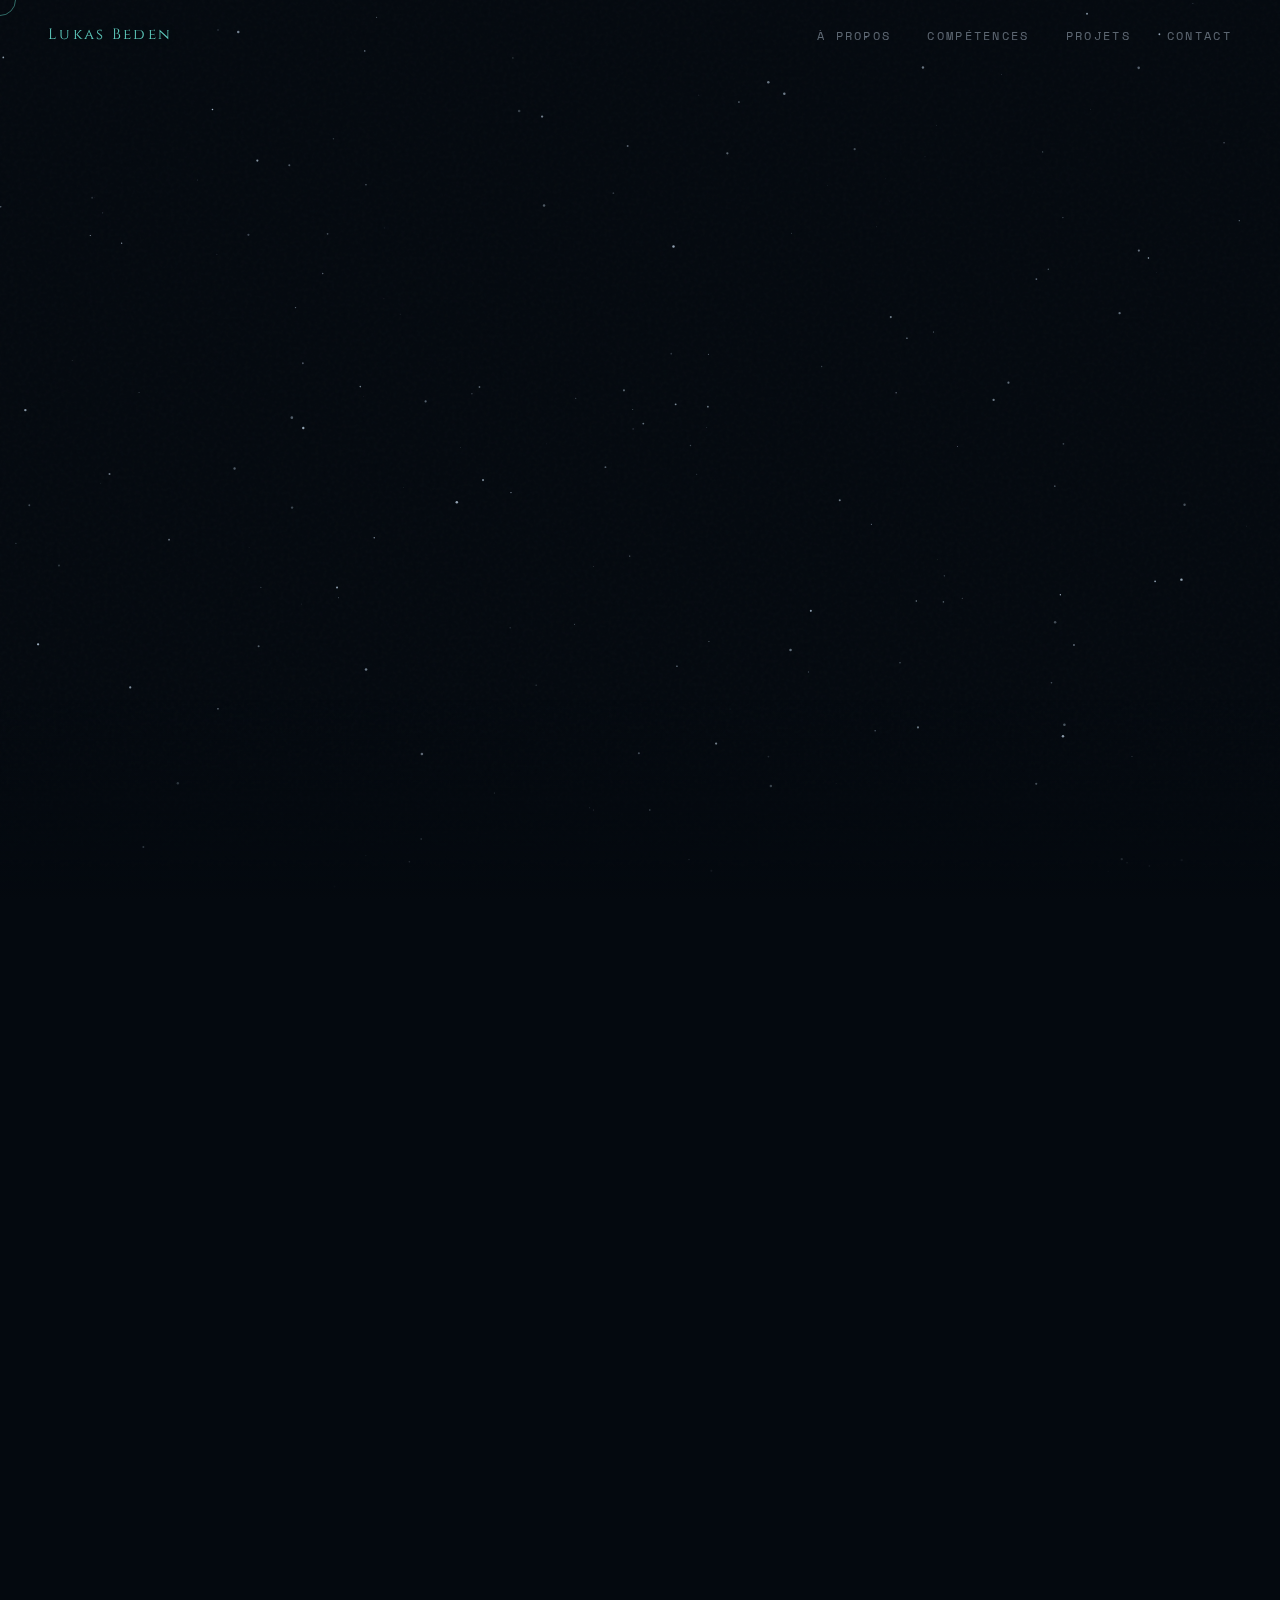
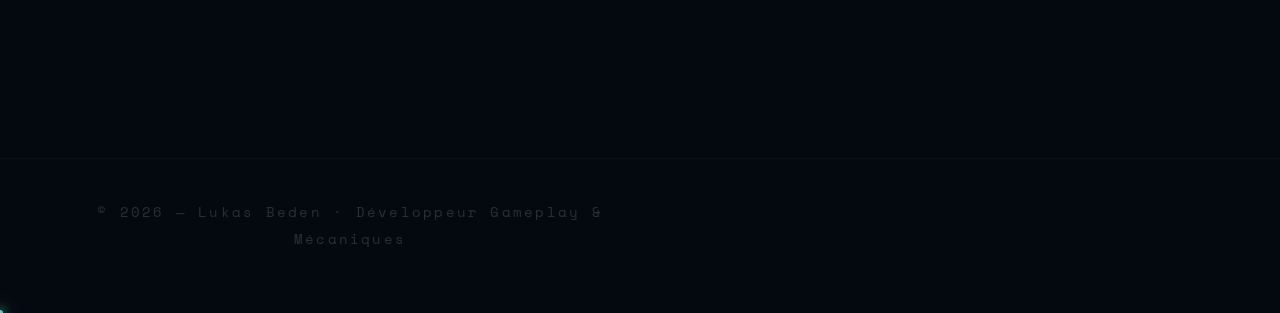
<file: index.html>
﻿<!DOCTYPE html>
<html lang="fr">
<head>
    <meta charset="UTF-8">
    <meta name="viewport" content="width=device-width, initial-scale=1.0">
    <title>Lukas Beden — Développeur Gameplay & Mécaniques</title>
    <link rel="preconnect" href="https://fonts.googleapis.com">
    <link rel="preconnect" href="https://fonts.gstatic.com" crossorigin>
    <link href="https://fonts.googleapis.com/css2?family=Cinzel:wght@400;600;900&family=Space+Mono:ital,wght@0,400;0,700;1,400&display=swap" rel="stylesheet">
    <link rel="stylesheet" href="style.css">
</head>
<body>
    <canvas id="stars-canvas"></canvas>

    <nav class="nav">
        <div class="nav-logo">Lukas Beden</div>
        <ul class="nav-links">
            <li><a href="#about">À propos</a></li>
            <li><a href="#skills">Compétences</a></li>
            <li><a href="#projects">Projets</a></li>
            <li><a href="#contact">Contact</a></li>
        </ul>
    </nav>

    <header class="hero">
        <div class="hero-content">
            <!-- PHOTO DE PROFIL : Décommenter et ajouter ton image -->
            <!-- <img src="photo-profil.jpg" alt="Lukas Beden" class="hero-avatar"> -->

            <p class="hero-eyebrow">Développeur Gameplay</p>
            <h1>
                Je développe des <span class="highlight-teal">mécaniques</span><br>
                qui donnent envie de <span class="highlight">comprendre</span>.
            </h1>
            <p class="hero-subtitle">
                Génération procédurale
                <span>·</span>
                Systèmes originaux
                <span>·</span>
                Unity / C#
            </p>
            <a href="#projects" class="btn-primary">
                Voir mes projets
                <span class="btn-arrow">→</span>
            </a>
        </div>
        <div class="scroll-hint">
            <div class="scroll-line"></div>
            Défiler
        </div>
    </header>

    <section id="about" class="section">
        <p class="section-label">01 — À propos</p>
        <h2>Mon <span class="accent">parcours</span></h2>
        <p>
            Actuellement étudiant en 3ème année de <span class="highlight">Bachelor Développeur Informatique, option Jeux Vidéo</span>
            au Gaming Campus (Lyon), je me spécialise dans le développement de mécaniques de jeu originales
            et la génération procédurale.
        </p>
        <p>
            Ma vision : créer des systèmes qui interagissent entre eux plutôt que scripter
            chaque interaction. J'aime les jeux où la progression vient de la compréhension progressive
            des règles — comme Outer Wilds, Tunic, ou Chant of Sennaar.
        </p>

        <div class="formation-card">
            <div class="formation-icon">🎓</div>
            <div class="formation-content">
                <h3>Gaming Campus — Lyon</h3>
                <p class="formation-years">2023 — 2026</p>
                <p class="formation-degree">En cours - Bachelor Développeur Informatique, option Jeux Vidéo</p>
            </div>
        </div>

        <div class="distinction-card">
            <div class="distinction-icon">🏆</div>
            <div class="distinction-content">
                <h3>Game Jam VR — Vainqueur</h3>
                <p>Jeu de cartes en réalité virtuelle développé sur week-end</p>
            </div>
        </div>
    </section>

    <section id="skills" class="section dark-section">
        <p class="section-label">02 — Compétences</p>
        <h2>Stack <span class="accent">technique</span></h2>

        <div class="skills-grid">
            <div class="skill-category">
                <h3>Programmation</h3>
                <div class="skill-tags">
                    <span class="skill-tag primary">C#</span>
                    <span class="skill-tag secondary">C++</span>
                    <span class="skill-tag secondary">Python</span>
                </div>
            </div>

            <div class="skill-category">
                <h3>Game Engines</h3>
                <div class="skill-tags">
                    <span class="skill-tag primary">Unity</span>
                    <span class="skill-tag secondary">Unreal Engine</span>
                </div>
            </div>

            <div class="skill-category">
                <h3>Outils & Workflow</h3>
                <div class="skill-tags">
                    <span class="skill-tag primary">Git / GitHub</span>
                    <span class="skill-tag">Miro</span>
                </div>
            </div>

            <div class="skill-category">
                <h3>Spécialités</h3>
                <div class="skill-tags">
                    <span class="skill-tag highlight">Génération procédurale</span>
                    <span class="skill-tag highlight">Systèmes de gameplay</span>
                    <span class="skill-tag">Level design</span>
                </div>
            </div>
        </div>
    </section>

    <section id="projects" class="section">
        <p class="section-label">03 — Réalisations</p>
        <h2>Projets <span class="accent">développés</span></h2>

        <div class="projects-list">

            <!-- Projet 1 : Génération Procédurale & Portails -->
            <div class="project">
                <span class="project-num">01</span>
                <div class="project-body">
                    <div class="project-header">
                        <div>
                            <h3>Génération Procédurale & Portails</h3>
                            <div class="project-meta">
                                <span class="meta-badge">Équipe de 2</span>
                                <span class="meta-badge">Unity</span>
                            </div>
                        </div>
                    </div>
                    <p>
                        Jeu d'exploration où les niveaux sont générés procéduralement. Le joueur récolte
                        des pots de peinture pour dessiner un portail sur le sol et passer au niveau suivant.
                        Biomes : plaines → désert → neige.
                    </p>
                    <p class="project-role">
                        <strong>Mon rôle :</strong> Génération procédurale & système de portails
                    </p>
                    <div class="tags">
                        <span class="tag">Unity</span>
                        <span class="tag">Procédural</span>
                        <span class="tag">C#</span>
                    </div>
                    <div class="carousel-wrapper">
                        <div class="carousel" data-index="0">
                            <div class="carousel-track">
                                <img src="images/GenProcStart.png" alt="Plaines">
                                <img src="images/GenProcDesert.png" alt="Désert">
                                <img src="images/GenProcPortal.png" alt="Portail">
                            </div>
                            <button class="carousel-btn prev" aria-label="Précédent">‹</button>
                            <button class="carousel-btn next" aria-label="Suivant">›</button>
                            <div class="carousel-dots">
                                <span class="dot active"></span>
                                <span class="dot"></span>
                                <span class="dot"></span>
                            </div>
                        </div>
                        <a class="carousel-github" href="https://github.com/Lukas-Beden/Procedural-Generation" target="_blank" rel="noopener noreferrer" title="Voir sur GitHub">
                            <svg xmlns="http://www.w3.org/2000/svg" width="20" height="20" viewBox="0 0 24 24" fill="currentColor"><path d="M12 0C5.37 0 0 5.37 0 12c0 5.31 3.435 9.795 8.205 11.385.6.105.825-.255.825-.57 0-.285-.015-1.23-.015-2.235-3.015.555-3.795-.735-4.035-1.41-.135-.345-.72-1.41-1.23-1.695-.42-.225-1.02-.78-.015-.795.945-.015 1.62.87 1.845 1.23 1.08 1.815 2.805 1.305 3.495.99.105-.78.42-1.305.765-1.605-2.67-.3-5.46-1.335-5.46-5.925 0-1.305.465-2.385 1.23-3.225-.12-.3-.54-1.53.12-3.18 0 0 1.005-.315 3.3 1.23.96-.27 1.98-.405 3-.405s2.04.135 3 .405c2.295-1.56 3.3-1.23 3.3-1.23.66 1.65.24 2.88.12 3.18.765.84 1.23 1.905 1.23 3.225 0 4.605-2.805 5.625-5.475 5.925.435.375.81 1.095.81 2.22 0 1.605-.015 2.895-.015 3.3 0 .315.225.69.825.57A12.02 12.02 0 0 0 24 12c0-6.63-5.37-12-12-12z" /></svg>
                        </a>
                    </div>
                </div>
            </div>

            <!-- Projet 2 : Room Defenders -->
            <div class="project">
                <span class="project-num">02</span>
                <div class="project-body">
                    <div class="project-header">
                        <div>
                            <h3>Room Defenders</h3>
                            <div class="project-meta">
                                <span class="meta-badge">2 mois</span>
                                <span class="meta-badge">4 tech + 2 art</span>
                                <span class="meta-badge">Unity</span>
                            </div>
                        </div>
                    </div>
                    <p>
                        Prototype de hero shooter multijoueur. Deux personnages jouables dotés d'un grappin
                        et d'attaques distinctes doivent éliminer les ennemis qui progressent vers le core du château.
                    </p>
                    <p class="project-role">
                        <strong>Mon rôle :</strong> Système de compétences & développement gameplay
                    </p>
                    <div class="tags">
                        <span class="tag">Unity</span>
                        <span class="tag">Multijoueur</span>
                        <span class="tag">C#</span>
                    </div>
                    <div class="carousel-wrapper">
                        <div class="carousel" data-index="0">
                            <div class="carousel-track">
                                <img src="images/RoomDefendersRobobastos.png" alt="Robobastos">
                                <img src="images/RoomDefendersGlocktopus.png" alt="Glocktopus">
                                <img src="images/RoomDefendersGrappin.png" alt="Grappin">
                            </div>
                            <button class="carousel-btn prev" aria-label="Précédent">‹</button>
                            <button class="carousel-btn next" aria-label="Suivant">›</button>
                            <div class="carousel-dots">
                                <span class="dot active"></span>
                                <span class="dot"></span>
                                <span class="dot"></span>
                            </div>
                        </div>
                        <a class="carousel-github" href="https://github.com/Lukas-Beden/Room-Defenders" target="_blank" rel="noopener noreferrer" title="Voir sur GitHub">
                            <svg xmlns="http://www.w3.org/2000/svg" width="20" height="20" viewBox="0 0 24 24" fill="currentColor"><path d="M12 0C5.37 0 0 5.37 0 12c0 5.31 3.435 9.795 8.205 11.385.6.105.825-.255.825-.57 0-.285-.015-1.23-.015-2.235-3.015.555-3.795-.735-4.035-1.41-.135-.345-.72-1.41-1.23-1.695-.42-.225-1.02-.78-.015-.795.945-.015 1.62.87 1.845 1.23 1.08 1.815 2.805 1.305 3.495.99.105-.78.42-1.305.765-1.605-2.67-.3-5.46-1.335-5.46-5.925 0-1.305.465-2.385 1.23-3.225-.12-.3-.54-1.53.12-3.18 0 0 1.005-.315 3.3 1.23.96-.27 1.98-.405 3-.405s2.04.135 3 .405c2.295-1.56 3.3-1.23 3.3-1.23.66 1.65.24 2.88.12 3.18.765.84 1.23 1.905 1.23 3.225 0 4.605-2.805 5.625-5.475 5.925.435.375.81 1.095.81 2.22 0 1.605-.015 2.895-.015 3.3 0 .315.225.69.825.57A12.02 12.02 0 0 0 24 12c0-6.63-5.37-12-12-12z" /></svg>
                        </a>
                    </div>
                </div>
            </div>

            <!-- Projet 3 : Switch 2D / 3D -->
            <div class="project">
                <span class="project-num">03</span>
                <div class="project-body">
                    <div class="project-header">
                        <div>
                            <h3>Switch 2D / 3D</h3>
                            <div class="project-meta">
                                <span class="meta-badge">1 semaine</span>
                                <span class="meta-badge">Équipe de 2</span>
                                <span class="meta-badge">Unity</span>
                            </div>
                        </div>
                    </div>
                    <p>
                        Prototype de puzzle game où le joueur bascule entre une vue 2D et 3D pour
                        progresser dans les niveaux. Ce qui est impossible dans une dimension devient
                        la clé dans l'autre.
                    </p>
                    <p class="project-role">
                        <strong>Mon rôle :</strong> Système de switch dimensionnel (assets, physique, transition)
                    </p>
                    <div class="tags">
                        <span class="tag">Unity</span>
                        <span class="tag">Mécanique centrale</span>
                        <span class="tag">C#</span>
                    </div>
                    <div class="carousel-wrapper">
                        <div class="carousel" data-index="0">
                            <div class="carousel-track">
                                <img src="images/E3C_Enigme.png" alt="Énigme">
                                <img src="images/E3C_2D.png" alt="Vue 2D">
                                <img src="images/E3C_3D.png" alt="Vue 3D">
                            </div>
                            <button class="carousel-btn prev" aria-label="Précédent">‹</button>
                            <button class="carousel-btn next" aria-label="Suivant">›</button>
                            <div class="carousel-dots">
                                <span class="dot active"></span>
                                <span class="dot"></span>
                                <span class="dot"></span>
                            </div>
                        </div>
                        <a class="carousel-github" href="https://github.com/Lukas-Beden/E3C-Switch-World" target="_blank" rel="noopener noreferrer" title="Voir sur GitHub">
                            <svg xmlns="http://www.w3.org/2000/svg" width="20" height="20" viewBox="0 0 24 24" fill="currentColor"><path d="M12 0C5.37 0 0 5.37 0 12c0 5.31 3.435 9.795 8.205 11.385.6.105.825-.255.825-.57 0-.285-.015-1.23-.015-2.235-3.015.555-3.795-.735-4.035-1.41-.135-.345-.72-1.41-1.23-1.695-.42-.225-1.02-.78-.015-.795.945-.015 1.62.87 1.845 1.23 1.08 1.815 2.805 1.305 3.495.99.105-.78.42-1.305.765-1.605-2.67-.3-5.46-1.335-5.46-5.925 0-1.305.465-2.385 1.23-3.225-.12-.3-.54-1.53.12-3.18 0 0 1.005-.315 3.3 1.23.96-.27 1.98-.405 3-.405s2.04.135 3 .405c2.295-1.56 3.3-1.23 3.3-1.23.66 1.65.24 2.88.12 3.18.765.84 1.23 1.905 1.23 3.225 0 4.605-2.805 5.625-5.475 5.925.435.375.81 1.095.81 2.22 0 1.605-.015 2.895-.015 3.3 0 .315.225.69.825.57A12.02 12.02 0 0 0 24 12c0-6.63-5.37-12-12-12z" /></svg>
                        </a>
                    </div>
                </div>
            </div>

            <!-- Projet 4 : The Last Pulse -->
            <div class="project">
                <span class="project-num">04</span>
                <div class="project-body">
                    <div class="project-header">
                        <div>
                            <h3>The Last Pulse — Game Concept</h3>
                            <div class="project-meta">
                                <span class="meta-badge">Concept solo</span>
                                <span class="meta-badge">Roguelite</span>
                            </div>
                        </div>
                        <a class="concept-link-btn" href="the-last-pulse.html" onclick="window.location.href='the-last-pulse.html'; return false;">
                            <span>Voir le concept</span>
                            <svg xmlns="http://www.w3.org/2000/svg" width="14" height="14" viewBox="0 0 24 24" fill="none" stroke="currentColor" stroke-width="2" stroke-linecap="round" stroke-linejoin="round"><line x1="5" y1="12" x2="19" y2="12" /><polyline points="12 5 19 12 12 19" /></svg>
                        </a>
                    </div>

                    <p>
                        Conception complète d'un roguelite cyberpunk explorant la dialectique
                        entre survie et perte d'humanité. Exercice de game design documenté
                        avec systèmes de jeu détaillés.
                    </p>
                    <p class="project-role">
                        <strong>Statut :</strong> Concept en attente de développement
                    </p>
                    <div class="tags">
                        <span class="tag">Game Design</span>
                        <span class="tag">Systèmes</span>
                        <span class="tag">Documentation</span>
                    </div>
                </div>
            </div>

        </div>
    </section>

    <section id="contact" class="section">
        <p class="section-label">04 — Contact</p>
        <h2>Restons en <span class="accent">contact</span></h2>

        <div class="contact-grid">
            <div class="contact-info">
                <p class="contact-intro">
                    Actuellement à la recherche d'une <span class="highlight">alternance de 2 ans</span> dans le développement de jeux vidéo.
                </p>
                <p class="contact-location">
                    📍 Lyon, France
                </p>

                <div class="contact-methods">
                    <a href="mailto:lukasbeden314@gmail.com" class="contact-method">
                        <span class="contact-icon">📧</span>
                        <div class="contact-details">
                            <span class="contact-label">Email</span>
                            <span class="contact-value">lukasbeden314@gmail.com</span>
                        </div>
                    </a>

                    <a href="tel:+33749007122" class="contact-method">
                        <span class="contact-icon">📱</span>
                        <div class="contact-details">
                            <span class="contact-label">Téléphone</span>
                            <span class="contact-value">07 49 00 71 22</span>
                        </div>
                    </a>

                    <a href="https://github.com/Lukas-Beden" target="_blank" rel="noopener noreferrer" class="contact-method">
                        <span class="contact-icon">💻</span>
                        <div class="contact-details">
                            <span class="contact-label">GitHub</span>
                            <span class="contact-value">github.com/Lukas-Beden</span>
                        </div>
                    </a>

                    <a href="https://www.linkedin.com/in/lukas-beden-272413312/" target="_blank" rel="noopener noreferrer" class="contact-method">
                        <span class="contact-icon">💼</span>
                        <div class="contact-details">
                            <span class="contact-label">LinkedIn</span>
                            <span class="contact-value">Lukas Beden</span>
                        </div>
                    </a>

                    <a href="https://mishaloupe.itch.io" target="_blank" rel="noopener noreferrer" class="contact-method">
                        <span class="contact-icon">🎮</span>
                        <div class="contact-details">
                            <span class="contact-label">Itch.io</span>
                            <span class="contact-value">mishaloupe.itch.io</span>
                        </div>
                    </a>
                </div>
            </div>

            <div class="contact-cta">
                <a href="mailto:lukasbeden314@gmail.com" class="btn-primary btn-large">
                    Me contacter
                    <span class="btn-arrow">→</span>
                </a>
                <a href="CV_Lukas_Beden.pdf" download class="btn-secondary btn-large">
                    Télécharger mon CV
                    <span class="btn-arrow">↓</span>
                </a>
                <!-- temporaire -->
                <!--<a href="Lettre-motivation-Lukas-Beden.pdf" download class="btn-secondary btn-large">
                    Télécharger ma lettre de motivation
                    <span class="btn-arrow">↓</span>
                </a>-->
                <!-- temporaire -->
                <p class="contact-note">Ouvert aux opportunités d'alternance</p>
            </div>
        </div>
    </section>

    <footer>
        <p>© 2026 — Lukas Beden · Développeur Gameplay & Mécaniques</p>
    </footer>

    <script src="script.js"></script>
    <script>
        /* ── Carousels ───────────────────────────────────────── */
        document.querySelectorAll('.carousel').forEach(carousel => {
            const track = carousel.querySelector('.carousel-track');
            const dots = carousel.querySelectorAll('.dot');
            const images = carousel.querySelectorAll('img');
            let current = 0;

            function goTo(index) {
                current = (index + images.length) % images.length;
                track.style.transform = `translateX(-${current * 100}%)`;
                dots.forEach((d, i) => d.classList.toggle('active', i === current));
            }

            carousel.querySelector('.prev').addEventListener('click', e => {
                e.preventDefault(); e.stopPropagation();
                goTo(current - 1);
            });
            carousel.querySelector('.next').addEventListener('click', e => {
                e.preventDefault(); e.stopPropagation();
                goTo(current + 1);
            });
            dots.forEach((dot, i) => dot.addEventListener('click', e => {
                e.preventDefault(); e.stopPropagation();
                goTo(i);
            }));

            // Swipe tactile
            let startX = 0;
            carousel.addEventListener('touchstart', e => { startX = e.touches[0].clientX; }, { passive: true });
            carousel.addEventListener('touchend', e => {
                const diff = startX - e.changedTouches[0].clientX;
                if (Math.abs(diff) > 40) goTo(diff > 0 ? current + 1 : current - 1);
            });
        });
    </script>
</body>
</html>
</file>
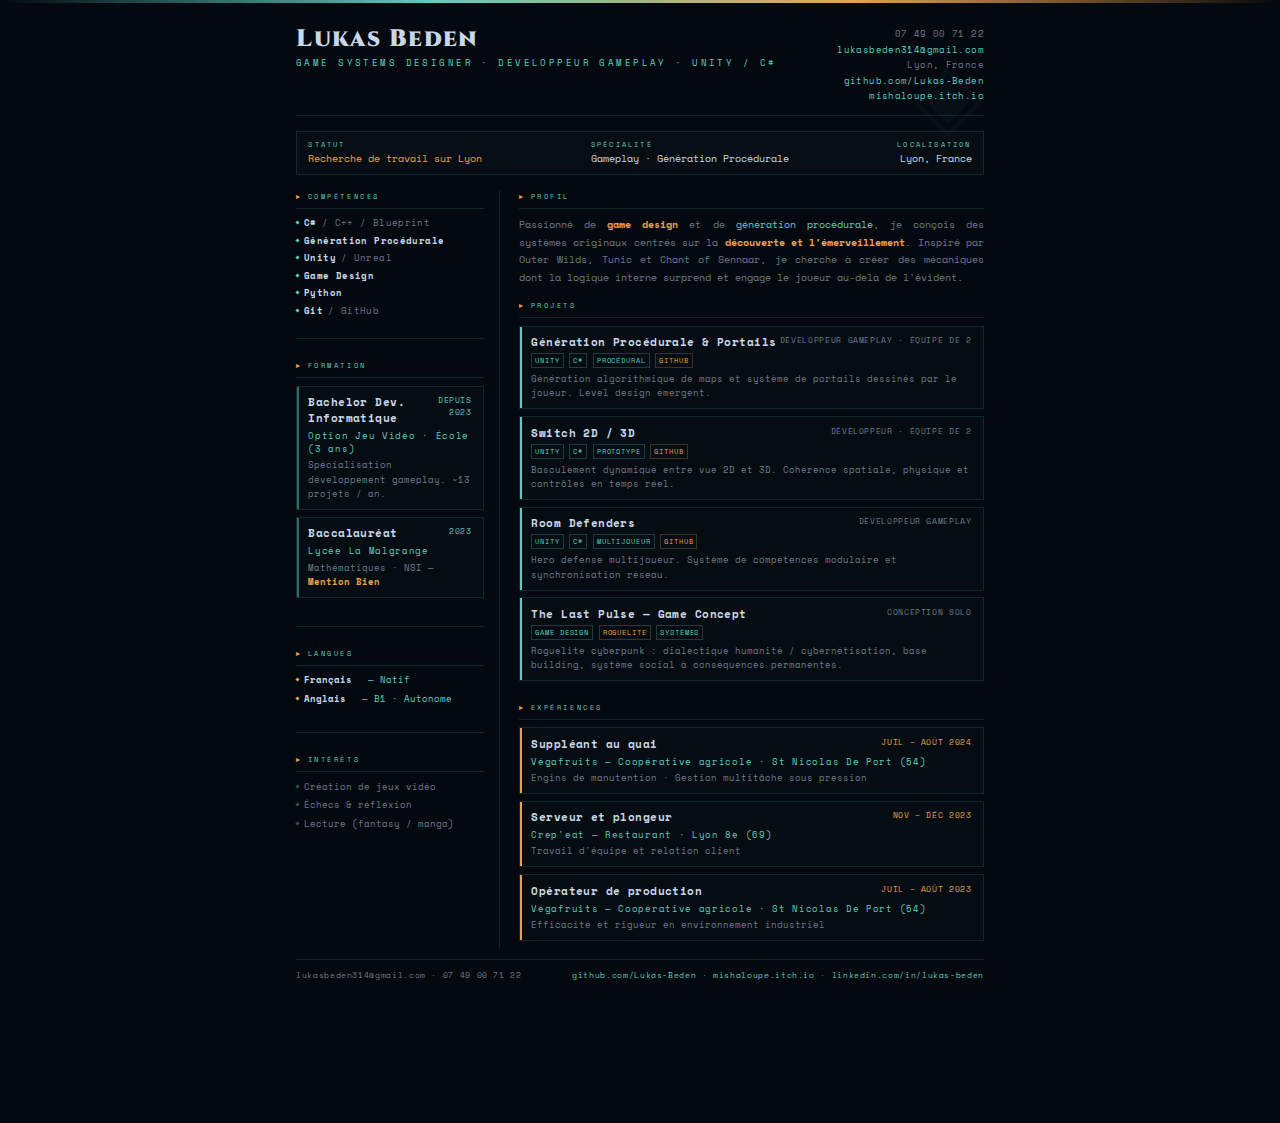
<file: CV_Lukas_Beden.html>
<!DOCTYPE html>
<html lang="fr">
<head>
    <meta charset="UTF-8">
    <meta name="viewport" content="width=device-width, initial-scale=1.0">
    <title>CV — Lukas Beden</title>
    <link href="https://fonts.googleapis.com/css2?family=Cinzel:wght@400;600;900&family=Space+Mono:ital,wght@0,400;0,700;1,400&display=swap" rel="stylesheet">
    <style>
        :root {
            --bg: #04090f;
            --border: rgba(94, 205, 190, 0.15);
            --accent: #5ecdbf;
            --accent2: #e8a24a;
            --text: #c8d8e8;
            --muted: rgba(200, 216, 232, 0.55);
        }

        * { box-sizing: border-box; margin: 0; padding: 0; }

        body {
            font-family: 'Space Mono', monospace;
            background: var(--bg);
            color: var(--text);
            width: 210mm;
            height: 297mm;
            margin: 0 auto;
            padding: 7mm 14mm 7mm 14mm;
            position: relative;
            overflow: hidden;
        }

        body::before {
            content: '';
            position: fixed;
            top: 0; left: 0; right: 0;
            height: 3px;
            background: linear-gradient(90deg, transparent, var(--accent), var(--accent2), transparent);
        }

        .corner-glyph {
            position: absolute;
            top: 14mm; right: 14mm;
            font-family: 'Cinzel', serif;
            font-size: 70pt;
            color: var(--accent);
            opacity: 0.03;
            line-height: 1;
            pointer-events: none;
            user-select: none;
        }

        /* ── Header ── */
        .header {
            display: flex;
            justify-content: space-between;
            align-items: flex-start;
            margin-bottom: 4mm;
            padding-bottom: 3mm;
            border-bottom: 1px solid var(--border);
        }

        .name {
            font-family: 'Cinzel', serif;
            font-size: 18pt;
            font-weight: 900;
            letter-spacing: 0.06em;
            color: var(--text);
            line-height: 1.1;
        }

        .title {
            font-size: 6.5pt;
            letter-spacing: 0.28em;
            text-transform: uppercase;
            color: var(--accent);
            margin-top: 3px;
        }

        .header-right {
            text-align: right;
            font-size: 7pt;
            color: var(--muted);
            line-height: 1.65;
            letter-spacing: 0.04em;
        }

        .header-right a { color: var(--accent); text-decoration: none; }

        /* ── Meta band ── */
        .meta-band {
            display: flex;
            gap: 5mm;
            margin-bottom: 4mm;
            padding: 2mm 3mm;
            border: 1px solid var(--border);
            background: rgba(94, 205, 190, 0.03);
        }

        .meta-item { display: flex; flex-direction: column; gap: 1px; }

        .meta-label {
            font-size: 5.5pt;
            letter-spacing: 0.3em;
            text-transform: uppercase;
            color: var(--accent);
        }

        .meta-value { font-size: 7.5pt; color: var(--text); }
        .meta-value .hl { color: var(--accent2); }

        /* ── Main grid ── */
        .main-grid {
            display: grid;
            grid-template-columns: 54mm 1fr;
            gap: 5mm;
        }

        /* ── Section titles ── */
        .section-title {
            font-size: 5.5pt;
            letter-spacing: 0.35em;
            text-transform: uppercase;
            color: var(--accent);
            margin-bottom: 2mm;
            padding-bottom: 1.5mm;
            border-bottom: 1px solid var(--border);
            display: flex;
            align-items: center;
            gap: 5px;
        }

        .section-title::before {
            content: '▸';
            color: var(--accent2);
            font-size: 6pt;
        }

        /* ── Sidebar ── */
        .sidebar {
            display: flex;
            flex-direction: column;
            gap: 3.5mm;
            border-right: 1px solid var(--border);
            padding-right: 4mm;
        }

        .skill-list { display: flex; flex-direction: column; gap: 1.2mm; }

        .skill-item {
            font-size: 7pt;
            color: var(--muted);
            letter-spacing: 0.04em;
            display: flex;
            align-items: center;
            gap: 5px;
        }

        .skill-item::before {
            content: '';
            display: inline-block;
            width: 3px; height: 3px;
            background: var(--accent);
            flex-shrink: 0;
            transform: rotate(45deg);
        }

        .skill-item .skill-main { color: var(--text); font-weight: 700; }

        .lang-item {
            font-size: 7pt;
            color: var(--muted);
            margin-bottom: 1.5mm;
            display: flex;
            align-items: center;
            gap: 5px;
        }

        .lang-item::before {
            content: '';
            display: inline-block;
            width: 3px; height: 3px;
            background: var(--accent2);
            flex-shrink: 0;
            transform: rotate(45deg);
        }

        .lang-item .lang-name { color: var(--text); font-weight: 700; }
        .lang-level { color: var(--accent); }

        .interest-item {
            font-size: 7pt;
            color: var(--muted);
            margin-bottom: 1.5mm;
            display: flex;
            align-items: center;
            gap: 5px;
        }

        .interest-item::before {
            content: '';
            display: inline-block;
            width: 3px; height: 3px;
            background: rgba(94, 205, 190, 0.4);
            flex-shrink: 0;
            transform: rotate(45deg);
        }

        /* ── Main column ── */
        .main-col { display: flex; flex-direction: column; gap: 3.5mm; }

        .profile-text {
            font-size: 7.5pt;
            line-height: 1.75;
            color: var(--muted);
            text-align: justify;
        }

        .profile-text .accent { color: var(--accent); }
        .profile-text .hl { color: var(--accent2); font-weight: 700; }

        /* ── Cards (projets & expériences) ── */
        .card {
            padding: 2mm 3mm;
            border: 1px solid var(--border);
            background: rgba(94, 205, 190, 0.02);
            margin-bottom: 1.8mm;
            position: relative;
        }

        .card::before {
            content: '';
            position: absolute;
            left: 0; top: 0; bottom: 0;
            width: 2px;
        }

        .card.teal::before { background: var(--accent); }
        .card.amber::before { background: var(--accent2); }
        .card.dim::before { background: rgba(94, 205, 190, 0.5); }

        .card-header {
            display: flex;
            justify-content: space-between;
            align-items: flex-start;
            margin-bottom: 0.8mm;
        }

        .card-title { font-size: 8pt; font-weight: 700; color: var(--text); letter-spacing: 0.04em; }

        .card-meta { font-size: 6pt; color: var(--muted); letter-spacing: 0.08em; text-transform: uppercase; text-align: right; }
        .card-meta.amber-c { color: var(--accent2); }
        .card-meta.teal-c { color: var(--accent); }

        .card-sub { font-size: 6.5pt; color: var(--accent); letter-spacing: 0.08em; margin-bottom: 0.8mm; }

        .tags { display: flex; gap: 1.5mm; flex-wrap: wrap; margin-bottom: 1mm; }

        .tag {
            font-size: 5.5pt;
            letter-spacing: 0.12em;
            text-transform: uppercase;
            color: var(--accent);
            padding: 1px 3px;
            border: 1px solid rgba(94, 205, 190, 0.25);
        }

        .tag.am { color: var(--accent2); border-color: rgba(232, 162, 74, 0.25); }

        .card-desc { font-size: 7pt; color: var(--muted); line-height: 1.55; }

        /* Divider */
        .divider { width: 100%; height: 1px; background: var(--border); margin: 2mm 0; }

        /* Footer */
        .footer {
            margin-top: 3mm;
            padding-top: 2.5mm;
            border-top: 1px solid var(--border);
            font-size: 6pt;
            color: var(--muted);
            letter-spacing: 0.08em;
            display: flex;
            justify-content: space-between;
        }

        .footer a { color: var(--accent); text-decoration: none; }

        @media print {
            @page { size: A4; margin: 0; }
            body {
                margin: 0;
                -webkit-print-color-adjust: exact !important;
                print-color-adjust: exact !important;
                color-adjust: exact !important;
            }
        }
    </style>
</head>
<body>

    <div class="corner-glyph">◈</div>

    <div class="header">
        <div>
            <div class="name">Lukas Beden</div>
            <div class="title">Game Systems Designer · Développeur Gameplay · Unity / C#</div>
        </div>
        <div class="header-right">
            07 49 00 71 22<br>
            <a href="mailto:lukasbeden314@gmail.com">lukasbeden314@gmail.com</a><br>
            Lyon, France<br>
            <a href="https://github.com/Lukas-Beden">github.com/Lukas-Beden</a><br>
            <a href="https://mishaloupe.itch.io">mishaloupe.itch.io</a>
        </div>
    </div>

    <div class="meta-band">
        <div class="meta-item">
            <span class="meta-label">Statut</span>
            <span class="meta-value"><span class="hl">Recherche de travail sur Lyon</span></span>
        </div>
        <div style="flex:1"></div>
        <div class="meta-item">
            <span class="meta-label">Spécialité</span>
            <span class="meta-value">Gameplay · Génération Procédurale</span>
        </div>
        <div style="flex:1"></div>
        <div class="meta-item" style="text-align:right;">
            <span class="meta-label">Localisation</span>
            <span class="meta-value">Lyon, France</span>
        </div>
    </div>

    <div class="main-grid">

        <!-- ══ Sidebar ══ -->
        <div class="sidebar">

            <div>
                <div class="section-title">Compétences</div>
                <div class="skill-list">
                    <div class="skill-item"><span class="skill-main">C#</span> / C++ / Blueprint</div>
                    <div class="skill-item"><span class="skill-main">Génération Procédurale</span></div>
                    <div class="skill-item"><span class="skill-main">Unity</span> / Unreal</div>
                    <div class="skill-item"><span class="skill-main">Game Design</span></div>
                    <div class="skill-item"><span class="skill-main">Python</span></div>
                    <div class="skill-item"><span class="skill-main">Git</span> / GitHub</div>
                </div>
            </div>

            <div class="divider"></div>

            <div>
                <div class="section-title">Formation</div>

                <div class="card dim">
                    <div class="card-header">
                        <div class="card-title">Bachelor Dev. Informatique</div>
                        <div class="card-meta teal-c">Depuis 2023</div>
                    </div>
                    <div class="card-sub">Option Jeu Vidéo · École (3 ans)</div>
                    <div class="card-desc">Spécialisation développement gameplay. ~13 projets / an.</div>
                </div>

                <div class="card dim">
                    <div class="card-header">
                        <div class="card-title">Baccalauréat</div>
                        <div class="card-meta teal-c">2023</div>
                    </div>
                    <div class="card-sub">Lycée La Malgrange</div>
                    <div class="card-desc">Mathématiques · NSI — <span style="color:var(--accent2);font-weight:700;">Mention Bien</span></div>
                </div>
            </div>

            <div class="divider"></div>

            <div>
                <div class="section-title">Langues</div>
                <div class="lang-item"><span class="lang-name">Français</span>&nbsp;<span class="lang-level">— Natif</span></div>
                <div class="lang-item"><span class="lang-name">Anglais</span>&nbsp;<span class="lang-level">— B1 · Autonome</span></div>
            </div>

            <div class="divider"></div>

            <div>
                <div class="section-title">Intérêts</div>
                <div class="interest-item">Création de jeux vidéo</div>
                <div class="interest-item">Échecs &amp; réflexion</div>
                <div class="interest-item">Lecture (fantasy / manga)</div>
            </div>

        </div>

        <!-- ══ Main column ══ -->
        <div class="main-col">

            <div>
                <div class="section-title">Profil</div>
                <p class="profile-text">
                    Passionné de <span class="hl">game design</span> et de <span class="accent">génération procédurale</span>,
                    je conçois des systèmes originaux centrés sur la <span class="hl">découverte et l'émerveillement</span>.
                    Inspiré par Outer Wilds, Tunic et Chant of Sennaar, je cherche à créer des mécaniques
                    dont la logique interne surprend et engage le joueur au-delà de l'évident.
                </p>
            </div>

            <div>
                <div class="section-title">Projets</div>

                <div class="card teal">
                    <div class="card-header">
                        <div class="card-title">Génération Procédurale &amp; Portails</div>
                        <div class="card-meta">Développeur gameplay · Équipe de 2</div>
                    </div>
                    <div class="tags"><span class="tag">Unity</span><span class="tag">C#</span><span class="tag">Procédural</span><span class="tag am">GitHub</span></div>
                    <div class="card-desc">Génération algorithmique de maps et système de portails dessinés par le joueur. Level design émergent.</div>
                </div>

                <div class="card teal">
                    <div class="card-header">
                        <div class="card-title">Switch 2D / 3D</div>
                        <div class="card-meta">Développeur · Équipe de 2</div>
                    </div>
                    <div class="tags"><span class="tag">Unity</span><span class="tag">C#</span><span class="tag">Prototype</span><span class="tag am">GitHub</span></div>
                    <div class="card-desc">Basculement dynamique entre vue 2D et 3D. Cohérence spatiale, physique et contrôles en temps réel.</div>
                </div>

                <div class="card teal">
                    <div class="card-header">
                        <div class="card-title">Room Defenders</div>
                        <div class="card-meta">Développeur gameplay</div>
                    </div>
                    <div class="tags"><span class="tag">Unity</span><span class="tag">C#</span><span class="tag">Multijoueur</span><span class="tag am">GitHub</span></div>
                    <div class="card-desc">Hero defense multijoueur. Système de compétences modulaire et synchronisation réseau.</div>
                </div>

                <div class="card teal">
                    <div class="card-header">
                        <div class="card-title">The Last Pulse — Game Concept</div>
                        <div class="card-meta">Conception solo</div>
                    </div>
                    <div class="tags"><span class="tag">Game Design</span><span class="tag am">Roguelite</span><span class="tag">Systèmes</span></div>
                    <div class="card-desc">Roguelite cyberpunk : dialectique humanité / cybernétisation, base building, système social à conséquences permanentes.</div>
                </div>
            </div>

            <div>
                <div class="section-title">Expériences</div>

                <div class="card amber">
                    <div class="card-header">
                        <div class="card-title">Suppléant au quai</div>
                        <div class="card-meta amber-c">Juil – Août 2024</div>
                    </div>
                    <div class="card-sub">Végafruits — Coopérative agricole · St Nicolas De Port (54)</div>
                    <div class="card-desc">Engins de manutention · Gestion multitâche sous pression</div>
                </div>

                <div class="card amber">
                    <div class="card-header">
                        <div class="card-title">Serveur et plongeur</div>
                        <div class="card-meta amber-c">Nov – Déc 2023</div>
                    </div>
                    <div class="card-sub">Crep'eat — Restaurant · Lyon 8e (69)</div>
                    <div class="card-desc">Travail d'équipe et relation client</div>
                </div>

                <div class="card amber">
                    <div class="card-header">
                        <div class="card-title">Opérateur de production</div>
                        <div class="card-meta amber-c">Juil – Août 2023</div>
                    </div>
                    <div class="card-sub">Végafruits — Coopérative agricole · St Nicolas De Port (54)</div>
                    <div class="card-desc">Efficacité et rigueur en environnement industriel</div>
                </div>
            </div>

        </div>
    </div>

    <div class="footer">
        <span>lukasbeden314@gmail.com · 07 49 00 71 22</span>
        <span><a href="https://github.com/Lukas-Beden">github.com/Lukas-Beden</a> · <a href="https://mishaloupe.itch.io">mishaloupe.itch.io</a> · <a href="https://linkedin.com/in/lukas-beden">linkedin.com/in/lukas-beden</a></span>
    </div>

</body>
</html>
</file>
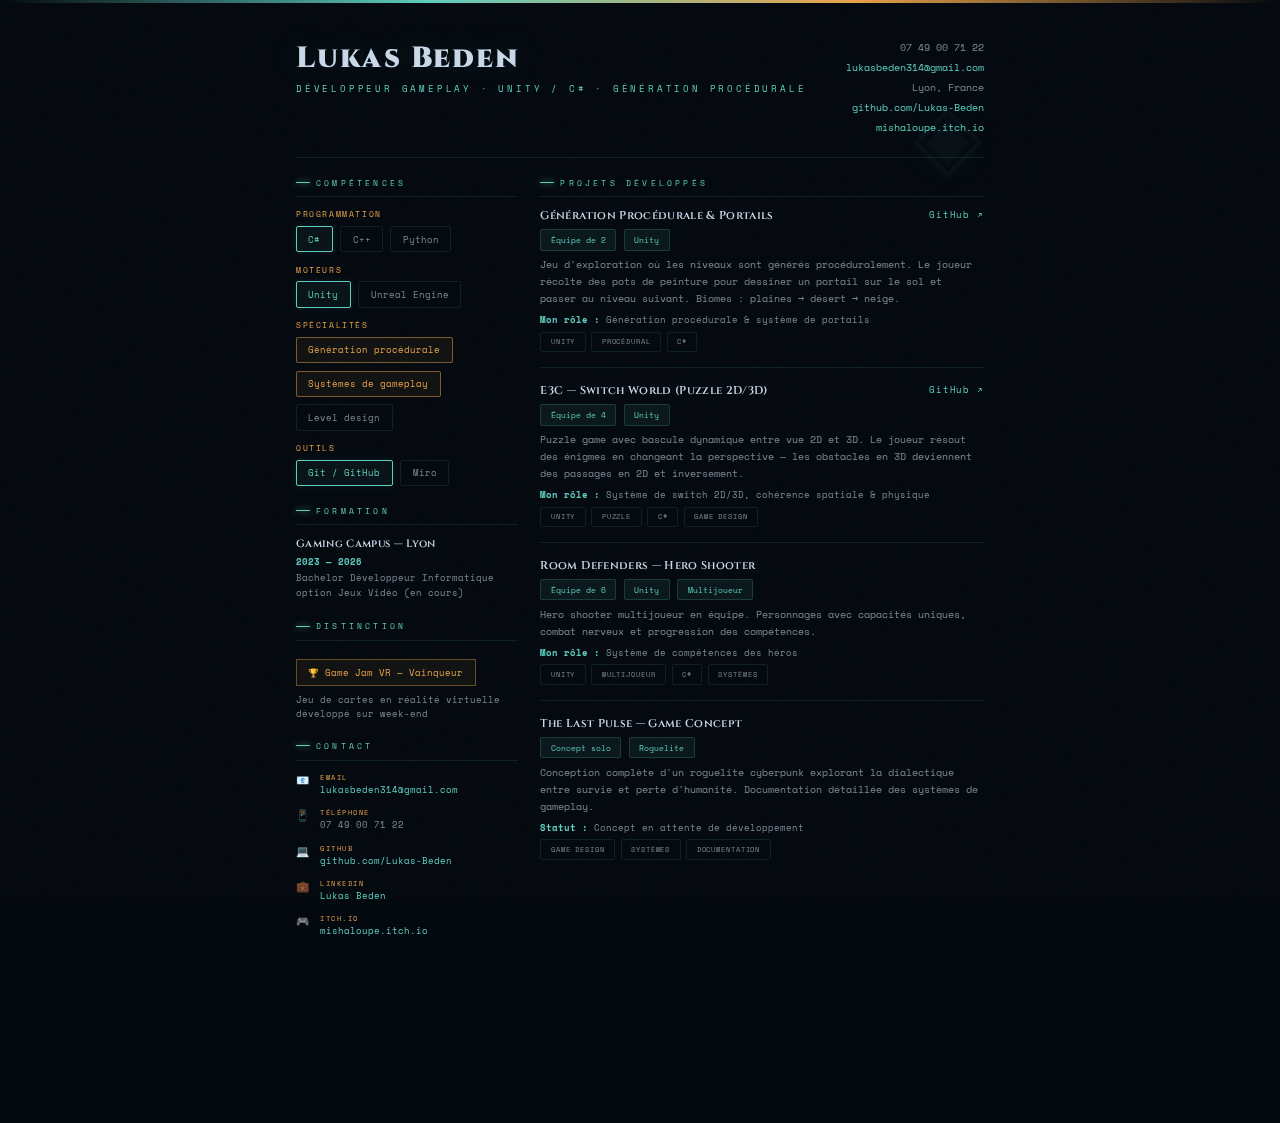
<file: CV_Lukas_Beden_dark.html>
<!DOCTYPE html>
<html lang="fr">
<head>
    <meta charset="UTF-8">
    <meta name="viewport" content="width=device-width, initial-scale=1.0">
    <title>CV — Lukas Beden</title>
    <link href="https://fonts.googleapis.com/css2?family=Cinzel:wght@400;600;900&family=Space+Mono:ital,wght@0,400;0,700;1,400&display=swap" rel="stylesheet">
    <style>
        :root {
            --bg: #04090f;
            --bg2: #070e18;
            --surface: #0b1623;
            --border: rgba(94, 205, 190, 0.12);
            --accent: #5ecdbf;
            --accent2: #e8a24a;
            --text: #c8d8e8;
            --muted: rgba(200, 216, 232, 0.6);
            --glow: rgba(94, 205, 190, 0.18);
        }

        * { box-sizing: border-box; margin: 0; padding: 0; }

        body {
            font-family: 'Space Mono', monospace;
            background: var(--bg);
            color: var(--text);
            width: 210mm;
            min-height: 297mm;
            margin: 0 auto;
            padding: 10mm 14mm 10mm 14mm;
            position: relative;
        }

        /* Decorative top line */
        body::before {
            content: '';
            position: fixed;
            top: 0; left: 0; right: 0;
            height: 3px;
            background: linear-gradient(90deg, transparent, var(--accent), var(--accent2), transparent);
        }

        /* Noise overlay */
        body::after {
            content: '';
            position: fixed;
            inset: 0;
            background-image: url("data:image/svg+xml,%3Csvg viewBox='0 0 256 256' xmlns='http://www.w3.org/2000/svg'%3E%3Cfilter id='noise'%3E%3CfeTurbulence type='fractalNoise' baseFrequency='0.9' numOctaves='4' stitchTiles='stitch'/%3E%3C/filter%3E%3Crect width='100%25' height='100%25' filter='url(%23noise)' opacity='0.04'/%3E%3C/svg%3E");
            pointer-events: none;
            z-index: 1;
            opacity: 0.5;
        }

        /* ── Header ── */
        .header {
            display: flex;
            justify-content: space-between;
            align-items: flex-start;
            padding-bottom: 5mm;
            border-bottom: 1px solid var(--border);
            margin-bottom: 5mm;
            position: relative;
            z-index: 2;
        }

        .name {
            font-family: 'Cinzel', serif;
            font-size: 22pt;
            font-weight: 900;
            letter-spacing: 0.06em;
            color: var(--text);
            text-shadow: 0 0 30px var(--glow);
        }

        .title-line {
            font-size: 7pt;
            letter-spacing: 0.3em;
            text-transform: uppercase;
            color: var(--accent);
            margin-top: 4px;
        }

        .header-right {
            text-align: right;
            font-size: 7.5pt;
            color: var(--muted);
            line-height: 2;
        }
        .header-right a { color: var(--accent); text-decoration: none; }

        /* ── Two columns ── */
        .layout {
            display: grid;
            grid-template-columns: 1fr 2fr;
            gap: 6mm;
            position: relative;
            z-index: 2;
        }

        /* ── Section ── */
        .section { margin-bottom: 5mm; }

        .section-title {
            font-size: 6pt;
            letter-spacing: 0.4em;
            text-transform: uppercase;
            color: var(--accent);
            border-bottom: 1px solid var(--border);
            padding-bottom: 2mm;
            margin-bottom: 3mm;
            display: flex;
            align-items: center;
            gap: 6px;
        }
        .section-title::before {
            content: '';
            display: inline-block;
            width: 14px; height: 1px;
            background: var(--accent);
            box-shadow: 0 0 6px var(--accent);
        }

        /* ── Skills ── */
        .skill-group { margin-bottom: 3mm; }
        .skill-label {
            font-size: 6pt;
            letter-spacing: 0.2em;
            text-transform: uppercase;
            color: var(--accent2);
            margin-bottom: 1.5mm;
        }
        .skill-tags { display: flex; flex-wrap: wrap; gap: 2mm; }
        .tag {
            font-size: 6.5pt;
            padding: 1.5mm 3mm;
            border: 1px solid var(--border);
            color: var(--muted);
            border-radius: 2px;
        }
        .tag.primary {
            border-color: var(--accent);
            color: var(--accent);
            background: rgba(94, 205, 190, 0.06);
            box-shadow: 0 0 8px rgba(94, 205, 190, 0.1);
        }
        .tag.accent2 {
            border-color: rgba(232, 162, 74, 0.5);
            color: var(--accent2);
            background: rgba(232, 162, 74, 0.06);
        }

        /* ── Formation ── */
        .formation-item { margin-bottom: 3mm; }
        .formation-school {
            font-family: 'Cinzel', serif;
            font-size: 8pt;
            font-weight: 600;
            color: var(--text);
            letter-spacing: 0.03em;
        }
        .formation-years {
            font-size: 6.5pt;
            color: var(--accent);
            margin: 1mm 0;
            font-weight: 600;
        }
        .formation-degree {
            font-size: 7pt;
            color: var(--muted);
            line-height: 1.6;
        }

        /* ── Badge distinction ── */
        .badge {
            display: inline-flex;
            align-items: center;
            gap: 4px;
            font-size: 6.5pt;
            padding: 1.5mm 3mm;
            border: 1px solid rgba(232, 162, 74, 0.4);
            color: var(--accent2);
            background: rgba(232, 162, 74, 0.06);
            margin-top: 2mm;
        }

        /* ── Projects ── */
        .project {
            margin-bottom: 4mm;
            padding-bottom: 4mm;
            border-bottom: 1px solid var(--border);
            position: relative;
        }
        .project::before {
            content: '';
            position: absolute;
            left: -4mm;
            top: 0; bottom: 0;
            width: 1px;
            background: linear-gradient(to bottom, var(--accent), transparent);
            opacity: 0;
        }
        .project:last-child { border-bottom: none; }

        .project-header {
            display: flex;
            justify-content: space-between;
            align-items: flex-start;
            margin-bottom: 1.5mm;
            gap: 4mm;
        }

        .project-title {
            font-family: 'Cinzel', serif;
            font-size: 8.5pt;
            font-weight: 600;
            color: var(--text);
            letter-spacing: 0.03em;
        }

        .project-meta-row {
            display: flex;
            flex-wrap: wrap;
            gap: 2mm;
            margin-bottom: 1.5mm;
        }

        .meta-chip {
            font-size: 6pt;
            padding: 1mm 2.5mm;
            background: rgba(94, 205, 190, 0.08);
            border: 1px solid rgba(94, 205, 190, 0.2);
            color: var(--accent);
            border-radius: 2px;
        }

        .project-desc {
            font-size: 7.5pt;
            color: var(--muted);
            line-height: 1.7;
            margin-bottom: 1.5mm;
        }

        .project-role {
            font-size: 7pt;
            color: var(--muted);
        }
        .project-role strong { color: var(--accent); }

        .project-tags { display: flex; flex-wrap: wrap; gap: 1.5mm; margin-top: 1.5mm; }
        .project-tag {
            font-size: 5.5pt;
            letter-spacing: 0.12em;
            text-transform: uppercase;
            padding: 1mm 2.5mm;
            border: 1px solid var(--border);
            color: var(--muted);
            border-radius: 2px;
        }

        .github-link {
            font-size: 6.5pt;
            color: var(--accent);
            text-decoration: none;
            letter-spacing: 0.1em;
            white-space: nowrap;
        }

        /* ── Contact side ── */
        .contact-item {
            display: flex;
            align-items: flex-start;
            gap: 3mm;
            margin-bottom: 2.5mm;
        }
        .contact-icon { font-size: 8pt; line-height: 1.6; }
        .contact-info { font-size: 7pt; color: var(--muted); line-height: 1.6; }
        .contact-info a { color: var(--accent); text-decoration: none; }
        .contact-type {
            font-size: 5.5pt;
            letter-spacing: 0.2em;
            text-transform: uppercase;
            color: var(--accent2);
        }

        /* ── Corner glyph ── */
        .corner-glyph {
            position: absolute;
            top: 20mm; right: 14mm;
            font-family: 'Cinzel', serif;
            font-size: 70pt;
            color: var(--accent);
            opacity: 0.04;
            pointer-events: none;
            user-select: none;
            z-index: 0;
            text-shadow: 0 0 40px var(--accent);
        }

        @media print {
            @page { size: A4; margin: 0; }
            body {
                margin: 0;
                -webkit-print-color-adjust: exact !important;
                print-color-adjust: exact !important;
            }
            body::after { display: none; }
        }
    </style>
</head>
<body>

    <div class="corner-glyph">◈</div>

    <!-- Header -->
    <div class="header">
        <div>
            <div class="name">Lukas Beden</div>
            <div class="title-line">Développeur Gameplay · Unity / C# · Génération Procédurale</div>
        </div>
        <div class="header-right">
            07 49 00 71 22<br>
            <a href="mailto:lukasbeden314@gmail.com">lukasbeden314@gmail.com</a><br>
            Lyon, France<br>
            <a href="https://github.com/Lukas-Beden">github.com/Lukas-Beden</a><br>
            <a href="https://mishaloupe.itch.io">mishaloupe.itch.io</a>
        </div>
    </div>

    <!-- Two-column layout -->
    <div class="layout">

        <!-- Left column -->
        <div class="left-col">

            <!-- Compétences -->
            <div class="section">
                <div class="section-title">Compétences</div>
                <div class="skill-group">
                    <div class="skill-label">Programmation</div>
                    <div class="skill-tags">
                        <span class="tag primary">C#</span>
                        <span class="tag">C++</span>
                        <span class="tag">Python</span>
                    </div>
                </div>
                <div class="skill-group" style="margin-top:2.5mm">
                    <div class="skill-label">Moteurs</div>
                    <div class="skill-tags">
                        <span class="tag primary">Unity</span>
                        <span class="tag">Unreal Engine</span>
                    </div>
                </div>
                <div class="skill-group" style="margin-top:2.5mm">
                    <div class="skill-label">Spécialités</div>
                    <div class="skill-tags">
                        <span class="tag accent2">Génération procédurale</span>
                        <span class="tag accent2">Systèmes de gameplay</span>
                        <span class="tag">Level design</span>
                    </div>
                </div>
                <div class="skill-group" style="margin-top:2.5mm">
                    <div class="skill-label">Outils</div>
                    <div class="skill-tags">
                        <span class="tag primary">Git / GitHub</span>
                        <span class="tag">Miro</span>
                    </div>
                </div>
            </div>

            <!-- Formation -->
            <div class="section">
                <div class="section-title">Formation</div>
                <div class="formation-item">
                    <div class="formation-school">Gaming Campus — Lyon</div>
                    <div class="formation-years">2023 — 2026</div>
                    <div class="formation-degree">Bachelor Développeur Informatique<br>option Jeux Vidéo (en cours)</div>
                </div>
            </div>

            <!-- Distinction -->
            <div class="section">
                <div class="section-title">Distinction</div>
                <div class="badge">🏆 Game Jam VR — Vainqueur</div>
                <div style="font-size:6.5pt; color:var(--muted); margin-top:2mm; line-height:1.6">
                    Jeu de cartes en réalité virtuelle développé sur week-end
                </div>
            </div>

            <!-- Contact -->
            <div class="section">
                <div class="section-title">Contact</div>
                <div class="contact-item">
                    <span class="contact-icon">📧</span>
                    <div>
                        <div class="contact-type">Email</div>
                        <div class="contact-info"><a href="mailto:lukasbeden314@gmail.com">lukasbeden314@gmail.com</a></div>
                    </div>
                </div>
                <div class="contact-item">
                    <span class="contact-icon">📱</span>
                    <div>
                        <div class="contact-type">Téléphone</div>
                        <div class="contact-info">07 49 00 71 22</div>
                    </div>
                </div>
                <div class="contact-item">
                    <span class="contact-icon">💻</span>
                    <div>
                        <div class="contact-type">GitHub</div>
                        <div class="contact-info"><a href="https://github.com/Lukas-Beden">github.com/Lukas-Beden</a></div>
                    </div>
                </div>
                <div class="contact-item">
                    <span class="contact-icon">💼</span>
                    <div>
                        <div class="contact-type">LinkedIn</div>
                        <div class="contact-info"><a href="https://www.linkedin.com/in/lukas-beden-272413312/">Lukas Beden</a></div>
                    </div>
                </div>
                <div class="contact-item">
                    <span class="contact-icon">🎮</span>
                    <div>
                        <div class="contact-type">Itch.io</div>
                        <div class="contact-info"><a href="https://mishaloupe.itch.io">mishaloupe.itch.io</a></div>
                    </div>
                </div>
            </div>

        </div>

        <!-- Right column — Projets -->
        <div class="right-col">

            <div class="section">
                <div class="section-title">Projets développés</div>

                <!-- Projet 1 -->
                <div class="project">
                    <div class="project-header">
                        <div class="project-title">Génération Procédurale & Portails</div>
                        <a class="github-link" href="https://github.com/Lukas-Beden/GenProc" target="_blank">GitHub ↗</a>
                    </div>
                    <div class="project-meta-row">
                        <span class="meta-chip">Équipe de 2</span>
                        <span class="meta-chip">Unity</span>
                    </div>
                    <p class="project-desc">
                        Jeu d'exploration où les niveaux sont générés procéduralement. Le joueur récolte des pots de peinture pour dessiner un portail sur le sol et passer au niveau suivant. Biomes : plaines → désert → neige.
                    </p>
                    <div class="project-role"><strong>Mon rôle :</strong> Génération procédurale & système de portails</div>
                    <div class="project-tags">
                        <span class="project-tag">Unity</span>
                        <span class="project-tag">Procédural</span>
                        <span class="project-tag">C#</span>
                    </div>
                </div>

                <!-- Projet 2 -->
                <div class="project">
                    <div class="project-header">
                        <div class="project-title">E3C — Switch World (Puzzle 2D/3D)</div>
                        <a class="github-link" href="https://github.com/Lukas-Beden/E3C-Switch-World" target="_blank">GitHub ↗</a>
                    </div>
                    <div class="project-meta-row">
                        <span class="meta-chip">Équipe de 4</span>
                        <span class="meta-chip">Unity</span>
                    </div>
                    <p class="project-desc">
                        Puzzle game avec bascule dynamique entre vue 2D et 3D. Le joueur résout des énigmes en changeant la perspective — les obstacles en 3D deviennent des passages en 2D et inversement.
                    </p>
                    <div class="project-role"><strong>Mon rôle :</strong> Système de switch 2D/3D, cohérence spatiale & physique</div>
                    <div class="project-tags">
                        <span class="project-tag">Unity</span>
                        <span class="project-tag">Puzzle</span>
                        <span class="project-tag">C#</span>
                        <span class="project-tag">Game Design</span>
                    </div>
                </div>

                <!-- Projet 3 -->
                <div class="project">
                    <div class="project-header">
                        <div class="project-title">Room Defenders — Hero Shooter</div>
                    </div>
                    <div class="project-meta-row">
                        <span class="meta-chip">Équipe de 6</span>
                        <span class="meta-chip">Unity</span>
                        <span class="meta-chip">Multijoueur</span>
                    </div>
                    <p class="project-desc">
                        Hero shooter multijoueur en équipe. Personnages avec capacités uniques, combat nerveux et progression des compétences.
                    </p>
                    <div class="project-role"><strong>Mon rôle :</strong> Système de compétences des héros</div>
                    <div class="project-tags">
                        <span class="project-tag">Unity</span>
                        <span class="project-tag">Multijoueur</span>
                        <span class="project-tag">C#</span>
                        <span class="project-tag">Systèmes</span>
                    </div>
                </div>

                <!-- Projet 4 -->
                <div class="project">
                    <div class="project-header">
                        <div class="project-title">The Last Pulse — Game Concept</div>
                    </div>
                    <div class="project-meta-row">
                        <span class="meta-chip">Concept solo</span>
                        <span class="meta-chip">Roguelite</span>
                    </div>
                    <p class="project-desc">
                        Conception complète d'un roguelite cyberpunk explorant la dialectique entre survie et perte d'humanité. Documentation détaillée des systèmes de gameplay.
                    </p>
                    <div class="project-role"><strong>Statut :</strong> Concept en attente de développement</div>
                    <div class="project-tags">
                        <span class="project-tag">Game Design</span>
                        <span class="project-tag">Systèmes</span>
                        <span class="project-tag">Documentation</span>
                    </div>
                </div>

            </div>
        </div>

    </div>

</body>
</html>
</file>
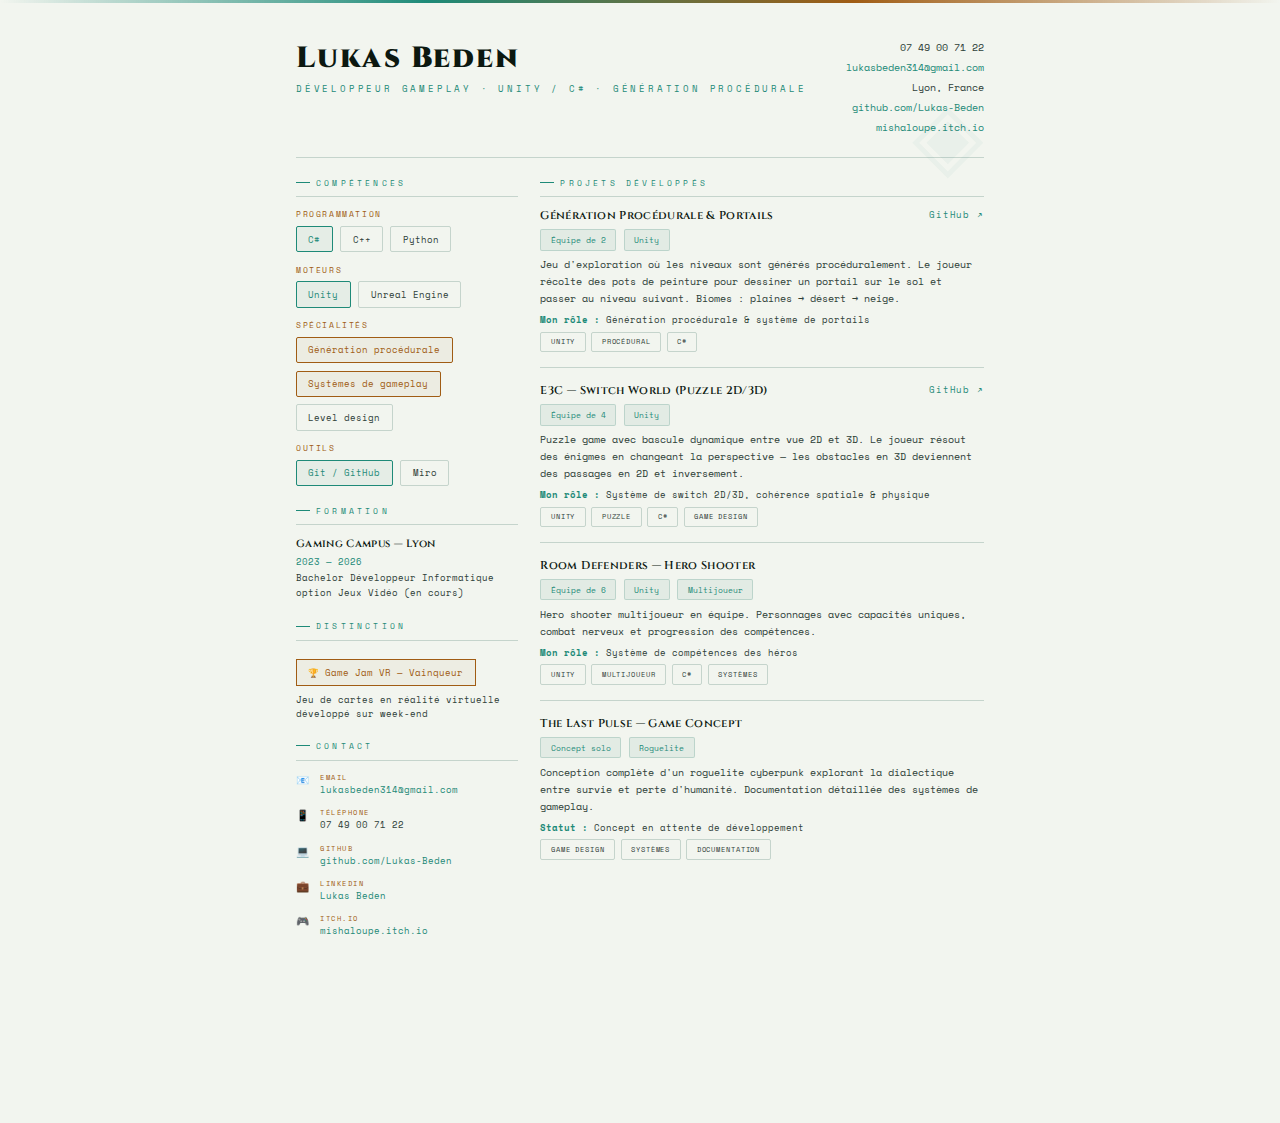
<file: CV_Lukas_Beden_light.html>
<!DOCTYPE html>
<html lang="fr">
<head>
    <meta charset="UTF-8">
    <meta name="viewport" content="width=device-width, initial-scale=1.0">
    <title>CV — Lukas Beden</title>
    <link href="https://fonts.googleapis.com/css2?family=Cinzel:wght@400;600;900&family=Space+Mono:ital,wght@0,400;0,700;1,400&display=swap" rel="stylesheet">
    <style>
        :root {
            --bg: #f2f5ef;
            --bg2: #e5e9e0;
            --surface: #d8ddd2;
            --border: rgba(20, 80, 65, 0.2);
            --accent: #1e8a78;
            --accent2: #a05c14;
            --text: #0c1810;
            --muted: #2e4038;
            --glow: rgba(30, 138, 120, 0.12);
        }

        * { box-sizing: border-box; margin: 0; padding: 0; }

        body {
            font-family: 'Space Mono', monospace;
            background: var(--bg);
            color: var(--text);
            width: 210mm;
            min-height: 297mm;
            margin: 0 auto;
            padding: 10mm 14mm 10mm 14mm;
            position: relative;
        }

        body::before {
            content: '';
            position: fixed;
            top: 0; left: 0; right: 0;
            height: 3px;
            background: linear-gradient(90deg, transparent, var(--accent), var(--accent2), transparent);
        }

        /* ── Header ── */
        .header {
            display: flex;
            justify-content: space-between;
            align-items: flex-start;
            padding-bottom: 5mm;
            border-bottom: 1px solid var(--border);
            margin-bottom: 5mm;
        }

        .name {
            font-family: 'Cinzel', serif;
            font-size: 22pt;
            font-weight: 900;
            letter-spacing: 0.06em;
            color: var(--text);
        }

        .title-line {
            font-size: 7pt;
            letter-spacing: 0.3em;
            text-transform: uppercase;
            color: var(--accent);
            margin-top: 4px;
        }

        .header-right {
            text-align: right;
            font-size: 7.5pt;
            color: var(--muted);
            line-height: 2;
        }
        .header-right a { color: var(--accent); text-decoration: none; }

        /* ── Two columns ── */
        .layout {
            display: grid;
            grid-template-columns: 1fr 2fr;
            gap: 6mm;
        }

        /* ── Section ── */
        .section { margin-bottom: 5mm; }

        .section-title {
            font-size: 6pt;
            letter-spacing: 0.4em;
            text-transform: uppercase;
            color: var(--accent);
            border-bottom: 1px solid var(--border);
            padding-bottom: 2mm;
            margin-bottom: 3mm;
            display: flex;
            align-items: center;
            gap: 6px;
        }
        .section-title::before {
            content: '';
            display: inline-block;
            width: 14px; height: 1px;
            background: var(--accent);
        }

        /* ── Skills ── */
        .skill-group { margin-bottom: 3mm; }
        .skill-label {
            font-size: 6pt;
            letter-spacing: 0.2em;
            text-transform: uppercase;
            color: var(--accent2);
            margin-bottom: 1.5mm;
        }
        .skill-tags { display: flex; flex-wrap: wrap; gap: 2mm; }
        .tag {
            font-size: 6.5pt;
            padding: 1.5mm 3mm;
            border: 1px solid var(--border);
            color: var(--muted);
            border-radius: 2px;
        }
        .tag.primary { border-color: var(--accent); color: var(--accent); background: rgba(42,122,106,0.06); }
        .tag.accent2 { border-color: var(--accent2); color: var(--accent2); background: rgba(160,98,26,0.06); }

        /* ── Formation ── */
        .formation-item { margin-bottom: 3mm; }
        .formation-school {
            font-family: 'Cinzel', serif;
            font-size: 8pt;
            font-weight: 600;
            color: var(--text);
            letter-spacing: 0.03em;
        }
        .formation-years {
            font-size: 6.5pt;
            color: var(--accent);
            margin: 1mm 0;
        }
        .formation-degree {
            font-size: 7pt;
            color: var(--muted);
            line-height: 1.6;
        }

        /* ── Badge distinction ── */
        .badge {
            display: inline-flex;
            align-items: center;
            gap: 4px;
            font-size: 6.5pt;
            padding: 1.5mm 3mm;
            border: 1px solid var(--accent2);
            color: var(--accent2);
            background: rgba(160,98,26,0.05);
            margin-top: 2mm;
        }

        /* ── Projects ── */
        .project { margin-bottom: 4mm; padding-bottom: 4mm; border-bottom: 1px solid var(--border); }
        .project:last-child { border-bottom: none; }

        .project-header {
            display: flex;
            justify-content: space-between;
            align-items: flex-start;
            margin-bottom: 1.5mm;
            gap: 4mm;
        }

        .project-title {
            font-family: 'Cinzel', serif;
            font-size: 8.5pt;
            font-weight: 600;
            color: var(--text);
            letter-spacing: 0.03em;
        }

        .project-meta-row {
            display: flex;
            flex-wrap: wrap;
            gap: 2mm;
            margin-bottom: 1.5mm;
        }

        .meta-chip {
            font-size: 6pt;
            padding: 1mm 2.5mm;
            background: rgba(42,122,106,0.08);
            border: 1px solid rgba(42,122,106,0.2);
            color: var(--accent);
            border-radius: 2px;
        }

        .project-desc {
            font-size: 7.5pt;
            color: var(--muted);
            line-height: 1.7;
            margin-bottom: 1.5mm;
        }

        .project-role {
            font-size: 7pt;
            color: var(--muted);
        }
        .project-role strong { color: var(--accent); }

        .project-tags { display: flex; flex-wrap: wrap; gap: 1.5mm; margin-top: 1.5mm; }
        .project-tag {
            font-size: 5.5pt;
            letter-spacing: 0.12em;
            text-transform: uppercase;
            padding: 1mm 2.5mm;
            border: 1px solid var(--border);
            color: var(--muted);
            border-radius: 2px;
        }

        .github-link {
            font-size: 6.5pt;
            color: var(--accent);
            text-decoration: none;
            letter-spacing: 0.1em;
        }

        /* ── Contact side ── */
        .contact-item {
            display: flex;
            align-items: flex-start;
            gap: 3mm;
            margin-bottom: 2.5mm;
        }
        .contact-icon { color: var(--accent); font-size: 8pt; line-height: 1.6; }
        .contact-info { font-size: 7pt; color: var(--muted); line-height: 1.6; }
        .contact-info a { color: var(--accent); text-decoration: none; }
        .contact-type { font-size: 5.5pt; letter-spacing: 0.2em; text-transform: uppercase; color: var(--accent2); }

        /* ── Corner glyph ── */
        .corner-glyph {
            position: absolute;
            top: 20mm; right: 14mm;
            font-family: 'Cinzel', serif;
            font-size: 70pt;
            color: var(--accent);
            opacity: 0.04;
            pointer-events: none;
            user-select: none;
        }

        @media print {
            @page { size: A4; margin: 0; }
            body {
                margin: 0;
                -webkit-print-color-adjust: exact !important;
                print-color-adjust: exact !important;
            }
        }
    </style>
</head>
<body>

    <div class="corner-glyph">◈</div>

    <!-- Header -->
    <div class="header">
        <div>
            <div class="name">Lukas Beden</div>
            <div class="title-line">Développeur Gameplay · Unity / C# · Génération Procédurale</div>
        </div>
        <div class="header-right">
            07 49 00 71 22<br>
            <a href="mailto:lukasbeden314@gmail.com">lukasbeden314@gmail.com</a><br>
            Lyon, France<br>
            <a href="https://github.com/Lukas-Beden">github.com/Lukas-Beden</a><br>
            <a href="https://mishaloupe.itch.io">mishaloupe.itch.io</a>
        </div>
    </div>

    <!-- Two-column layout -->
    <div class="layout">

        <!-- Left column -->
        <div class="left-col">

            <!-- Compétences -->
            <div class="section">
                <div class="section-title">Compétences</div>
                <div class="skill-group">
                    <div class="skill-label">Programmation</div>
                    <div class="skill-tags">
                        <span class="tag primary">C#</span>
                        <span class="tag">C++</span>
                        <span class="tag">Python</span>
                    </div>
                </div>
                <div class="skill-group" style="margin-top:2.5mm">
                    <div class="skill-label">Moteurs</div>
                    <div class="skill-tags">
                        <span class="tag primary">Unity</span>
                        <span class="tag">Unreal Engine</span>
                    </div>
                </div>
                <div class="skill-group" style="margin-top:2.5mm">
                    <div class="skill-label">Spécialités</div>
                    <div class="skill-tags">
                        <span class="tag accent2">Génération procédurale</span>
                        <span class="tag accent2">Systèmes de gameplay</span>
                        <span class="tag">Level design</span>
                    </div>
                </div>
                <div class="skill-group" style="margin-top:2.5mm">
                    <div class="skill-label">Outils</div>
                    <div class="skill-tags">
                        <span class="tag primary">Git / GitHub</span>
                        <span class="tag">Miro</span>
                    </div>
                </div>
            </div>

            <!-- Formation -->
            <div class="section">
                <div class="section-title">Formation</div>
                <div class="formation-item">
                    <div class="formation-school">Gaming Campus — Lyon</div>
                    <div class="formation-years">2023 — 2026</div>
                    <div class="formation-degree">Bachelor Développeur Informatique<br>option Jeux Vidéo (en cours)</div>
                </div>
            </div>

            <!-- Distinction -->
            <div class="section">
                <div class="section-title">Distinction</div>
                <div class="badge">🏆 Game Jam VR — Vainqueur</div>
                <div style="font-size:6.5pt; color:var(--muted); margin-top:2mm; line-height:1.6">
                    Jeu de cartes en réalité virtuelle développé sur week-end
                </div>
            </div>

            <!-- Contact -->
            <div class="section">
                <div class="section-title">Contact</div>
                <div class="contact-item">
                    <span class="contact-icon">📧</span>
                    <div>
                        <div class="contact-type">Email</div>
                        <div class="contact-info"><a href="mailto:lukasbeden314@gmail.com">lukasbeden314@gmail.com</a></div>
                    </div>
                </div>
                <div class="contact-item">
                    <span class="contact-icon">📱</span>
                    <div>
                        <div class="contact-type">Téléphone</div>
                        <div class="contact-info">07 49 00 71 22</div>
                    </div>
                </div>
                <div class="contact-item">
                    <span class="contact-icon">💻</span>
                    <div>
                        <div class="contact-type">GitHub</div>
                        <div class="contact-info"><a href="https://github.com/Lukas-Beden">github.com/Lukas-Beden</a></div>
                    </div>
                </div>
                <div class="contact-item">
                    <span class="contact-icon">💼</span>
                    <div>
                        <div class="contact-type">LinkedIn</div>
                        <div class="contact-info"><a href="https://www.linkedin.com/in/lukas-beden-272413312/">Lukas Beden</a></div>
                    </div>
                </div>
                <div class="contact-item">
                    <span class="contact-icon">🎮</span>
                    <div>
                        <div class="contact-type">Itch.io</div>
                        <div class="contact-info"><a href="https://mishaloupe.itch.io">mishaloupe.itch.io</a></div>
                    </div>
                </div>
            </div>

        </div>

        <!-- Right column — Projets -->
        <div class="right-col">

            <div class="section">
                <div class="section-title">Projets développés</div>

                <!-- Projet 1 -->
                <div class="project">
                    <div class="project-header">
                        <div class="project-title">Génération Procédurale & Portails</div>
                        <a class="github-link" href="https://github.com/Lukas-Beden/GenProc" target="_blank">GitHub ↗</a>
                    </div>
                    <div class="project-meta-row">
                        <span class="meta-chip">Équipe de 2</span>
                        <span class="meta-chip">Unity</span>
                    </div>
                    <p class="project-desc">
                        Jeu d'exploration où les niveaux sont générés procéduralement. Le joueur récolte des pots de peinture pour dessiner un portail sur le sol et passer au niveau suivant. Biomes : plaines → désert → neige.
                    </p>
                    <div class="project-role"><strong>Mon rôle :</strong> Génération procédurale & système de portails</div>
                    <div class="project-tags">
                        <span class="project-tag">Unity</span>
                        <span class="project-tag">Procédural</span>
                        <span class="project-tag">C#</span>
                    </div>
                </div>

                <!-- Projet 2 -->
                <div class="project">
                    <div class="project-header">
                        <div class="project-title">E3C — Switch World (Puzzle 2D/3D)</div>
                        <a class="github-link" href="https://github.com/Lukas-Beden/E3C-Switch-World" target="_blank">GitHub ↗</a>
                    </div>
                    <div class="project-meta-row">
                        <span class="meta-chip">Équipe de 4</span>
                        <span class="meta-chip">Unity</span>
                    </div>
                    <p class="project-desc">
                        Puzzle game avec bascule dynamique entre vue 2D et 3D. Le joueur résout des énigmes en changeant la perspective — les obstacles en 3D deviennent des passages en 2D et inversement.
                    </p>
                    <div class="project-role"><strong>Mon rôle :</strong> Système de switch 2D/3D, cohérence spatiale & physique</div>
                    <div class="project-tags">
                        <span class="project-tag">Unity</span>
                        <span class="project-tag">Puzzle</span>
                        <span class="project-tag">C#</span>
                        <span class="project-tag">Game Design</span>
                    </div>
                </div>

                <!-- Projet 3 -->
                <div class="project">
                    <div class="project-header">
                        <div class="project-title">Room Defenders — Hero Shooter</div>
                    </div>
                    <div class="project-meta-row">
                        <span class="meta-chip">Équipe de 6</span>
                        <span class="meta-chip">Unity</span>
                        <span class="meta-chip">Multijoueur</span>
                    </div>
                    <p class="project-desc">
                        Hero shooter multijoueur en équipe. Personnages avec capacités uniques, combat nerveux et progression des compétences.
                    </p>
                    <div class="project-role"><strong>Mon rôle :</strong> Système de compétences des héros</div>
                    <div class="project-tags">
                        <span class="project-tag">Unity</span>
                        <span class="project-tag">Multijoueur</span>
                        <span class="project-tag">C#</span>
                        <span class="project-tag">Systèmes</span>
                    </div>
                </div>

                <!-- Projet 4 -->
                <div class="project">
                    <div class="project-header">
                        <div class="project-title">The Last Pulse — Game Concept</div>
                    </div>
                    <div class="project-meta-row">
                        <span class="meta-chip">Concept solo</span>
                        <span class="meta-chip">Roguelite</span>
                    </div>
                    <p class="project-desc">
                        Conception complète d'un roguelite cyberpunk explorant la dialectique entre survie et perte d'humanité. Documentation détaillée des systèmes de gameplay.
                    </p>
                    <div class="project-role"><strong>Statut :</strong> Concept en attente de développement</div>
                    <div class="project-tags">
                        <span class="project-tag">Game Design</span>
                        <span class="project-tag">Systèmes</span>
                        <span class="project-tag">Documentation</span>
                    </div>
                </div>

            </div>
        </div>

    </div>

</body>
</html>
</file>
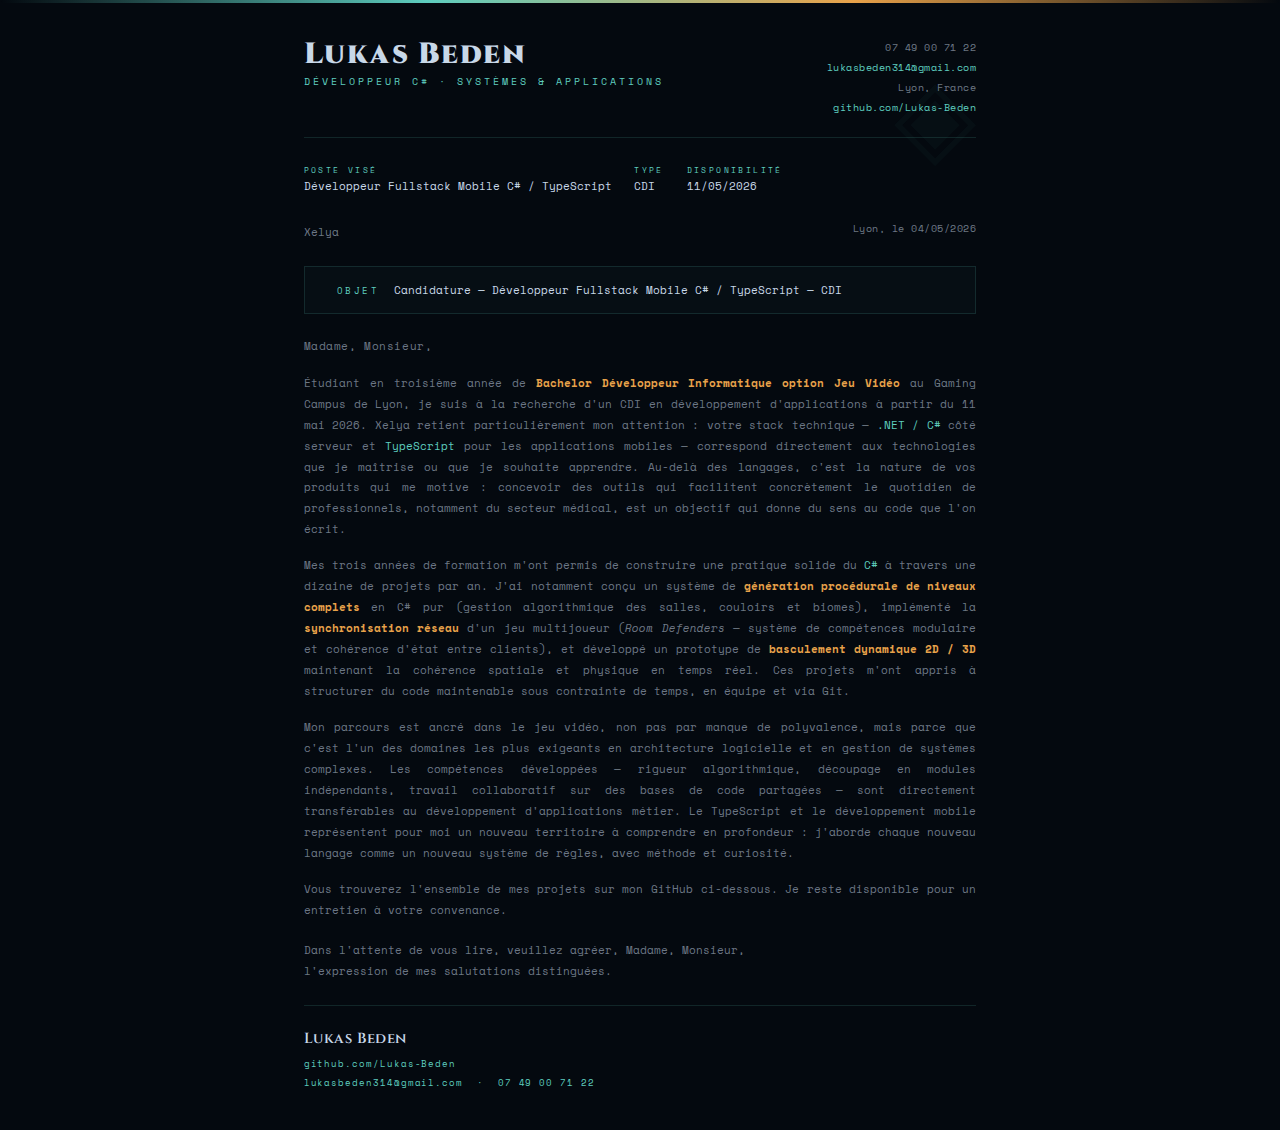
<file: Lettre-motivation-Lukas-Beden - Xelya.html>
﻿<!DOCTYPE html>
<html lang="fr">
<head>
    <meta charset="UTF-8">
    <meta name="viewport" content="width=device-width, initial-scale=1.0">
    <title>Lettre de Motivation — Lukas Beden</title>
    <link href="https://fonts.googleapis.com/css2?family=Cinzel:wght@400;600;900&family=Space+Mono:ital,wght@0,400;0,700;1,400&display=swap" rel="stylesheet">
    <style>
        :root {
            --bg: #04090f;
            --bg2: #070e18;
            --surface: #0b1623;
            --border: rgba(94, 205, 190, 0.15);
            --accent: #5ecdbf;
            --accent2: #e8a24a;
            --text: #c8d8e8;
            --muted: rgba(200, 216, 232, 0.55);
            --glow: rgba(94, 205, 190, 0.18);
            --red: #e05c5c;
        }

        * {
            box-sizing: border-box;
            margin: 0;
            padding: 0;
        }

        body {
            font-family: 'Space Mono', monospace;
            background: var(--bg);
            color: var(--text);
            width: 210mm;
            min-height: 297mm;
            margin: 0 auto;
            padding: 10mm 16mm 10mm 16mm;
            position: relative;
            overflow: hidden;
        }

            body::before {
                content: '';
                position: fixed;
                top: 0;
                left: 0;
                right: 0;
                height: 3px;
                background: linear-gradient(90deg, transparent, var(--accent), var(--accent2), transparent);
            }

        /* ── Header ─── */
        .header {
            display: flex;
            justify-content: space-between;
            align-items: flex-start;
            margin-bottom: 7mm;
            padding-bottom: 5mm;
            border-bottom: 1px solid var(--border);
        }

        .name {
            font-family: 'Cinzel', serif;
            font-size: 22pt;
            font-weight: 900;
            letter-spacing: 0.06em;
            color: var(--text);
            line-height: 1.1;
        }

        .title {
            font-size: 7.5pt;
            letter-spacing: 0.3em;
            text-transform: uppercase;
            color: var(--accent);
            margin-top: 4px;
        }

        .header-right {
            text-align: right;
            font-size: 7.5pt;
            color: var(--muted);
            line-height: 2;
            letter-spacing: 0.05em;
        }

            .header-right a {
                color: var(--accent);
                text-decoration: none;
            }

        /* ── Meta band ─── */
        .meta-band {
            display: flex;
            gap: 6mm;
            margin-bottom: 7mm;
        }

        .meta-item {
            display: flex;
            flex-direction: column;
            gap: 2px;
        }

        .meta-label {
            font-size: 6pt;
            letter-spacing: 0.3em;
            text-transform: uppercase;
            color: var(--accent);
        }

        .meta-value {
            font-size: 8pt;
            color: var(--text);
        }

        /* ── Recipient block ─── */
        .recipient-row {
            display: flex;
            justify-content: space-between;
            align-items: flex-start;
            margin-bottom: 6mm;
        }

        .recipient {
            font-size: 8.5pt;
            line-height: 2;
            color: var(--muted);
        }

        .date-block {
            text-align: right;
            font-size: 7.5pt;
            color: var(--muted);
            letter-spacing: 0.05em;
        }

        /* ── Objet ─── */
        .objet {
            display: flex;
            align-items: center;
            gap: 10px;
            margin-bottom: 6mm;
            padding: 4mm 5mm;
            border: 1px solid var(--border);
            background: rgba(94, 205, 190, 0.03);
        }

            .objet::before {
                content: '';
                display: block;
                width: 3px;
                height: 100%;
                background: var(--accent);
                flex-shrink: 0;
                align-self: stretch;
            }

        .objet-label {
            font-size: 6.5pt;
            letter-spacing: 0.3em;
            text-transform: uppercase;
            color: var(--accent);
            margin-right: 4px;
        }

        .objet-text {
            font-size: 8pt;
            color: var(--text);
        }

        /* ── Salutation ─── */
        .salutation {
            font-size: 8.5pt;
            color: var(--muted);
            margin-bottom: 5mm;
            letter-spacing: 0.05em;
        }

        /* ── Body ─── */
        .body-text {
            font-size: 8.5pt;
            line-height: 1.85;
            color: var(--muted);
            margin-bottom: 4mm;
            text-align: justify;
        }

            .body-text .highlight {
                color: var(--accent2);
                font-weight: 700;
            }

            .body-text .accent {
                color: var(--accent);
            }

        /* ── Closing ─── */
        .closing {
            font-size: 8pt;
            color: var(--muted);
            margin-top: 5mm;
            margin-bottom: 5mm;
            line-height: 2;
        }

        .signature-block {
            margin-top: 6mm;
        }

        .sig-name {
            font-family: 'Cinzel', serif;
            font-size: 11pt;
            font-weight: 600;
            color: var(--text);
            letter-spacing: 0.04em;
            margin-bottom: 2mm;
        }

        .sig-links {
            font-size: 7pt;
            color: var(--accent);
            letter-spacing: 0.1em;
            line-height: 2;
        }

        /* Decorative glyph */
        .corner-glyph {
            position: absolute;
            top: 18mm;
            right: 16mm;
            font-family: 'Cinzel', serif;
            font-size: 80pt;
            color: var(--accent);
            opacity: 0.03;
            line-height: 1;
            pointer-events: none;
            user-select: none;
        }

        /* Divider */
        .divider {
            width: 100%;
            height: 1px;
            background: var(--border);
            margin: 6mm 0;
        }

        /* ── Print ─── */
        @media print {
            @page {
                size: A4;
                margin: 0;
            }

            body {
                margin: 0;
                -webkit-print-color-adjust: exact !important;
                print-color-adjust: exact !important;
                color-adjust: exact !important;
            }
        }
    </style>
</head>
<body>

    <div class="corner-glyph">◈</div>

    <!-- ── Header ── -->
    <div class="header">
        <div class="header-left">
            <div class="name">Lukas Beden</div>
            <div class="title">Développeur C# · Systèmes &amp; Applications</div>
        </div>
        <div class="header-right">
            07 49 00 71 22<br>
            <a href="mailto:lukasbeden314@gmail.com">lukasbeden314@gmail.com</a><br>
            Lyon, France<br>
            <a href="https://github.com/Lukas-Beden">github.com/Lukas-Beden</a>
        </div>
    </div>

    <!-- ── Meta band ── -->
    <div class="meta-band">
        <div class="meta-item">
            <span class="meta-label">Poste visé</span>
            <span class="meta-value">Développeur Fullstack Mobile C# / TypeScript</span>
        </div>
        <div class="meta-item">
            <span class="meta-label">Type</span>
            <span class="meta-value">CDI</span>
        </div>
        <div class="meta-item">
            <span class="meta-label">Disponibilité</span>
            <span class="meta-value">11/05/2026</span>
        </div>
    </div>

    <!-- ── Recipient + Date ── -->
    <div class="recipient-row">
        <div class="recipient">
            Xelya
        </div>
        <div class="date-block">
            Lyon, le 04/05/2026
        </div>
    </div>

    <!-- ── Objet ── -->
    <div class="objet">
        <span class="objet-label">Objet</span>
        <span class="objet-text">
            Candidature — Développeur Fullstack Mobile C# / TypeScript — CDI
        </span>
    </div>

    <!-- ── Salutation ── -->
    <div class="salutation">Madame, Monsieur,</div>

    <!-- ── Body ── -->
    <p class="body-text">
        Étudiant en troisième année de <span class="highlight">Bachelor Développeur Informatique option Jeu Vidéo</span>
        au Gaming Campus de Lyon, je suis à la recherche d'un CDI en développement d'applications à partir du
        11 mai 2026. Xelya retient particulièrement mon attention : votre stack technique — <span class="accent">.NET / C#</span>
        côté serveur et <span class="accent">TypeScript</span> pour les applications mobiles — correspond directement aux
        technologies que je maîtrise ou que je souhaite apprendre. Au-delà des langages, c'est la nature de vos
        produits qui me motive : concevoir des outils qui facilitent concrètement le quotidien de professionnels,
        notamment du secteur médical, est un objectif qui donne du sens au code que l'on écrit.
    </p>

    <p class="body-text">
        Mes trois années de formation m'ont permis de construire une pratique solide du <span class="accent">C#</span>
        à travers une dizaine de projets par an. J'ai notamment conçu un système de
        <span class="highlight">génération procédurale de niveaux complets</span> en C# pur (gestion algorithmique
        des salles, couloirs et biomes), implémenté la <span class="highlight">synchronisation réseau</span> d'un jeu
        multijoueur (<em>Room Defenders</em> — système de compétences modulaire et cohérence d'état entre clients),
        et développé un prototype de <span class="highlight">basculement dynamique 2D / 3D</span> maintenant la
        cohérence spatiale et physique en temps réel. Ces projets m'ont appris à structurer du code maintenable
        sous contrainte de temps, en équipe et via Git.
    </p>

    <p class="body-text">
        Mon parcours est ancré dans le jeu vidéo, non pas par manque de polyvalence, mais parce que c'est l'un des
        domaines les plus exigeants en architecture logicielle et en gestion de systèmes complexes. Les compétences
        développées — rigueur algorithmique, découpage en modules indépendants, travail collaboratif sur des bases
        de code partagées — sont directement transférables au développement d'applications métier. Le TypeScript et
        le développement mobile représentent pour moi un nouveau territoire à comprendre en profondeur : j'aborde
        chaque nouveau langage comme un nouveau système de règles, avec méthode et curiosité.
    </p>

    <p class="body-text">
        Vous trouverez l'ensemble de mes projets sur mon GitHub ci-dessous.
        Je reste disponible pour un entretien à votre convenance.
    </p>

    <!-- ── Closing ── -->
    <div class="closing">
        Dans l'attente de vous lire, veuillez agréer, Madame, Monsieur,<br>
        l'expression de mes salutations distinguées.
    </div>

    <div class="divider"></div>

    <!-- ── Signature ── -->
    <div class="signature-block">
        <div class="sig-name">Lukas Beden</div>
        <div class="sig-links">
            github.com/Lukas-Beden<br>
            lukasbeden314@gmail.com &nbsp;·&nbsp; 07 49 00 71 22
        </div>
    </div>

</body>
</html>
</file>
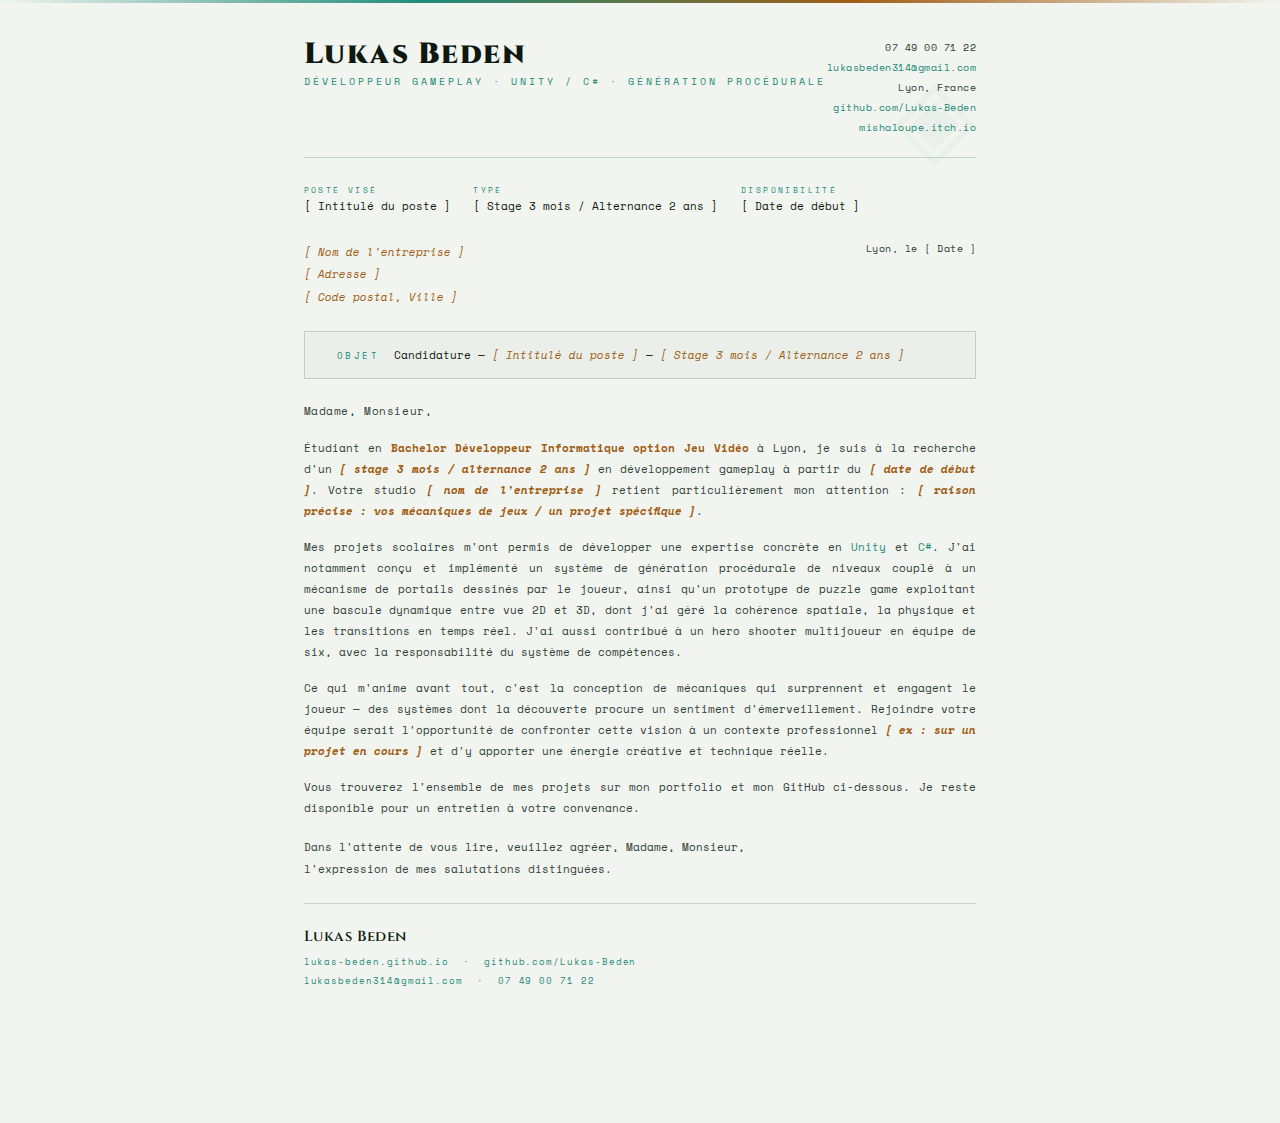
<file: Lettre-motivation-Lukas-Beden-light.html>
<!DOCTYPE html>
<html lang="fr">
<head>
    <meta charset="UTF-8">
    <meta name="viewport" content="width=device-width, initial-scale=1.0">
    <title>Lettre de Motivation — Lukas Beden</title>
    <link href="https://fonts.googleapis.com/css2?family=Cinzel:wght@400;600;900&family=Space+Mono:ital,wght@0,400;0,700;1,400&display=swap" rel="stylesheet">
    <style>
        :root {
            --bg: #f2f5ef;
            --bg2: #e5e9e0;
            --surface: #d8ddd2;
            --border: rgba(20, 80, 65, 0.2);
            --accent: #1e8a78;
            --accent2: #a05c14;
            --text: #0c1810;
            --muted: #2e4038;
            --glow: rgba(30, 138, 120, 0.12);
            --red: #903030;
        }

        * {
            box-sizing: border-box;
            margin: 0;
            padding: 0;
        }

        body {
            font-family: 'Space Mono', monospace;
            background: var(--bg);
            color: var(--text);
            width: 210mm;
            min-height: 297mm;
            margin: 0 auto;
            padding: 10mm 16mm 10mm 16mm;
            position: relative;
            overflow: hidden;
        }

            /* Decorative top line */
            body::before {
                content: '';
                position: fixed;
                top: 0;
                left: 0;
                right: 0;
                height: 3px;
                background: linear-gradient(90deg, transparent, var(--accent), var(--accent2), transparent);
            }

        /* ── Header ─── */
        .header {
            display: flex;
            justify-content: space-between;
            align-items: flex-start;
            margin-bottom: 7mm;
            padding-bottom: 5mm;
            border-bottom: 1px solid var(--border);
        }

        .name {
            font-family: 'Cinzel', serif;
            font-size: 22pt;
            font-weight: 900;
            letter-spacing: 0.06em;
            color: var(--text);
            line-height: 1.1;
        }

        .title {
            font-size: 7.5pt;
            letter-spacing: 0.3em;
            text-transform: uppercase;
            color: var(--accent);
            margin-top: 4px;
        }

        .header-right {
            text-align: right;
            font-size: 7.5pt;
            color: var(--muted);
            line-height: 2;
            letter-spacing: 0.05em;
        }

            .header-right a {
                color: var(--accent);
                text-decoration: none;
            }

        /* ── Meta band ─── */
        .meta-band {
            display: flex;
            gap: 6mm;
            margin-bottom: 7mm;
        }

        .meta-item {
            display: flex;
            flex-direction: column;
            gap: 2px;
        }

        .meta-label {
            font-size: 6pt;
            letter-spacing: 0.3em;
            text-transform: uppercase;
            color: var(--accent);
        }

        .meta-value {
            font-size: 8pt;
            color: var(--text);
        }

        /* ── Recipient block ─── */
        .recipient-row {
            display: flex;
            justify-content: space-between;
            align-items: flex-start;
            margin-bottom: 6mm;
        }

        .recipient {
            font-size: 8.5pt;
            line-height: 2;
            color: var(--muted);
        }

            .recipient .placeholder {
                color: var(--accent2);
                font-style: italic;
            }

        .date-block {
            text-align: right;
            font-size: 7.5pt;
            color: var(--muted);
            letter-spacing: 0.05em;
        }

        /* ── Objet ─── */
        .objet {
            display: flex;
            align-items: center;
            gap: 10px;
            margin-bottom: 6mm;
            padding: 4mm 5mm;
            border: 1px solid var(--border);
            background: rgba(42, 122, 106, 0.04);
        }

            .objet::before {
                content: '';
                display: block;
                width: 3px;
                height: 100%;
                background: var(--accent);
                flex-shrink: 0;
                align-self: stretch;
            }

        .objet-label {
            font-size: 6.5pt;
            letter-spacing: 0.3em;
            text-transform: uppercase;
            color: var(--accent);
            margin-right: 4px;
        }

        .objet-text {
            font-size: 8pt;
            color: var(--text);
        }

            .objet-text .placeholder {
                color: var(--accent2);
                font-style: italic;
            }

        /* ── Salutation ─── */
        .salutation {
            font-size: 8.5pt;
            color: var(--muted);
            margin-bottom: 5mm;
            letter-spacing: 0.05em;
        }

        /* ── Body ─── */
        .body-text {
            font-size: 8.5pt;
            line-height: 1.85;
            color: var(--muted);
            margin-bottom: 4mm;
            text-align: justify;
        }

            .body-text .highlight {
                color: var(--accent2);
                font-weight: 700;
            }

            .body-text .accent {
                color: var(--accent);
            }

            .body-text .placeholder {
                color: var(--accent2);
                font-style: italic;
                font-weight: 700;
            }

        /* ── Closing ─── */
        .closing {
            font-size: 8pt;
            color: var(--muted);
            margin-top: 5mm;
            margin-bottom: 5mm;
            line-height: 2;
        }

        .signature-block {
            margin-top: 6mm;
        }

        .sig-name {
            font-family: 'Cinzel', serif;
            font-size: 11pt;
            font-weight: 600;
            color: var(--text);
            letter-spacing: 0.04em;
            margin-bottom: 2mm;
        }

        .sig-links {
            font-size: 7pt;
            color: var(--accent);
            letter-spacing: 0.1em;
            line-height: 2;
        }

        /* ── Disclaimer ─── */
        .disclaimer {
            position: absolute;
            bottom: 8mm;
            left: 16mm;
            right: 16mm;
            display: flex;
            align-items: center;
            gap: 10px;
            padding: 3mm 4mm;
            border: 1px solid rgba(176, 58, 58, 0.2);
            background: rgba(176, 58, 58, 0.03);
            font-size: 6.5pt;
            color: rgba(176, 58, 58, 0.7);
            letter-spacing: 0.1em;
        }

            .disclaimer::before {
                content: '[ ... ]';
                color: var(--accent2);
                font-weight: 700;
                flex-shrink: 0;
            }

        /* Decorative glyph */
        .corner-glyph {
            position: absolute;
            top: 18mm;
            right: 16mm;
            font-family: 'Cinzel', serif;
            font-size: 80pt;
            color: var(--accent);
            opacity: 0.04;
            line-height: 1;
            pointer-events: none;
            user-select: none;
        }

        /* Divider */
        .divider {
            width: 100%;
            height: 1px;
            background: var(--border);
            margin: 6mm 0;
        }

        /* ── Print ─── */
        @media print {
            @page {
                size: A4;
                margin: 0;
            }

            body {
                margin: 0;
                -webkit-print-color-adjust: exact !important;
                print-color-adjust: exact !important;
                color-adjust: exact !important;
            }

            .disclaimer {
                position: fixed;
                bottom: 8mm;
            }
        }
    </style>
</head>
<body>

    <div class="corner-glyph">◈</div>

    <!-- ── Header ── -->
    <div class="header">
        <div class="header-left">
            <div class="name">Lukas Beden</div>
            <div class="title">Développeur Gameplay · Unity / C# · Génération Procédurale</div>
        </div>
        <div class="header-right">
            07 49 00 71 22<br>
            <a href="mailto:lukasbeden314@gmail.com">lukasbeden314@gmail.com</a><br>
            Lyon, France<br>
            <a href="https://github.com/Lukas-Beden">github.com/Lukas-Beden</a><br>
            <a href="https://mishaloupe.itch.io">mishaloupe.itch.io</a>
        </div>
    </div>

    <!-- ── Meta band ── -->
    <div class="meta-band">
        <div class="meta-item">
            <span class="meta-label">Poste visé</span>
            <span class="meta-value placeholder">[ Intitulé du poste ]</span>
        </div>
        <div class="meta-item">
            <span class="meta-label">Type</span>
            <span class="meta-value placeholder">[ Stage 3 mois / Alternance 2 ans ]</span>
        </div>
        <div class="meta-item">
            <span class="meta-label">Disponibilité</span>
            <span class="meta-value placeholder">[ Date de début ]</span>
        </div>
    </div>

    <!-- ── Recipient + Date ── -->
    <div class="recipient-row">
        <div class="recipient">
            <span class="placeholder">[ Nom de l'entreprise ]</span><br>
            <span class="placeholder">[ Adresse ]</span><br>
            <span class="placeholder">[ Code postal, Ville ]</span>
        </div>
        <div class="date-block">
            Lyon, le <span class="placeholder">[ Date ]</span>
        </div>
    </div>

    <!-- ── Objet ── -->
    <div class="objet">
        <span class="objet-label">Objet</span>
        <span class="objet-text">
            Candidature — <span class="placeholder">[ Intitulé du poste ]</span> — <span class="placeholder">[ Stage 3 mois / Alternance 2 ans ]</span>
        </span>
    </div>

    <!-- ── Salutation ── -->
    <div class="salutation">Madame, Monsieur,</div>

    <!-- ── Body ── -->
    <p class="body-text">
        Étudiant en <span class="highlight">Bachelor Développeur Informatique option Jeu Vidéo</span> à Lyon,
        je suis à la recherche d'un <span class="placeholder">[ stage 3 mois / alternance 2 ans ]</span> en développement gameplay
        à partir du <span class="placeholder">[ date de début ]</span>. Votre studio
        <span class="placeholder">[ nom de l'entreprise ]</span> retient particulièrement mon attention :
        <span class="placeholder">[ raison précise : vos mécaniques de jeux / un projet spécifique ]</span>.
    </p>

    <p class="body-text">
        Mes projets scolaires m'ont permis de développer une expertise concrète en <span class="accent">Unity</span> et <span class="accent">C#</span>.
        J'ai notamment conçu et implémenté un système de génération procédurale de niveaux couplé à un mécanisme
        de portails dessinés par le joueur, ainsi qu'un prototype de puzzle game exploitant une bascule dynamique
        entre vue 2D et 3D, dont j'ai géré la cohérence spatiale, la physique et les transitions en temps réel.
        J'ai aussi contribué à un hero shooter multijoueur en équipe de six, avec la responsabilité du système de compétences.
    </p>

    <p class="body-text">
        Ce qui m'anime avant tout, c'est la conception de mécaniques qui surprennent et engagent le joueur —
        des systèmes dont la découverte procure un sentiment d'émerveillement.
        Rejoindre votre équipe serait l'opportunité de confronter cette vision à un contexte professionnel
        <span class="placeholder">[ ex : sur un projet en cours ]</span>
        et d'y apporter une énergie créative et technique réelle.
    </p>

    <p class="body-text">
        Vous trouverez l'ensemble de mes projets sur mon portfolio et mon GitHub ci-dessous.
        Je reste disponible pour un entretien à votre convenance.
    </p>

    <!-- ── Closing ── -->
    <div class="closing">
        Dans l'attente de vous lire, veuillez agréer, Madame, Monsieur,<br>
        l'expression de mes salutations distinguées.
    </div>

    <div class="divider"></div>

    <!-- ── Signature ── -->
    <div class="signature-block">
        <div class="sig-name">Lukas Beden</div>
        <div class="sig-links">
            lukas-beden.github.io &nbsp;·&nbsp; github.com/Lukas-Beden<br>
            lukasbeden314@gmail.com &nbsp;·&nbsp; 07 49 00 71 22
        </div>
    </div>

</body>
</html>
</file>
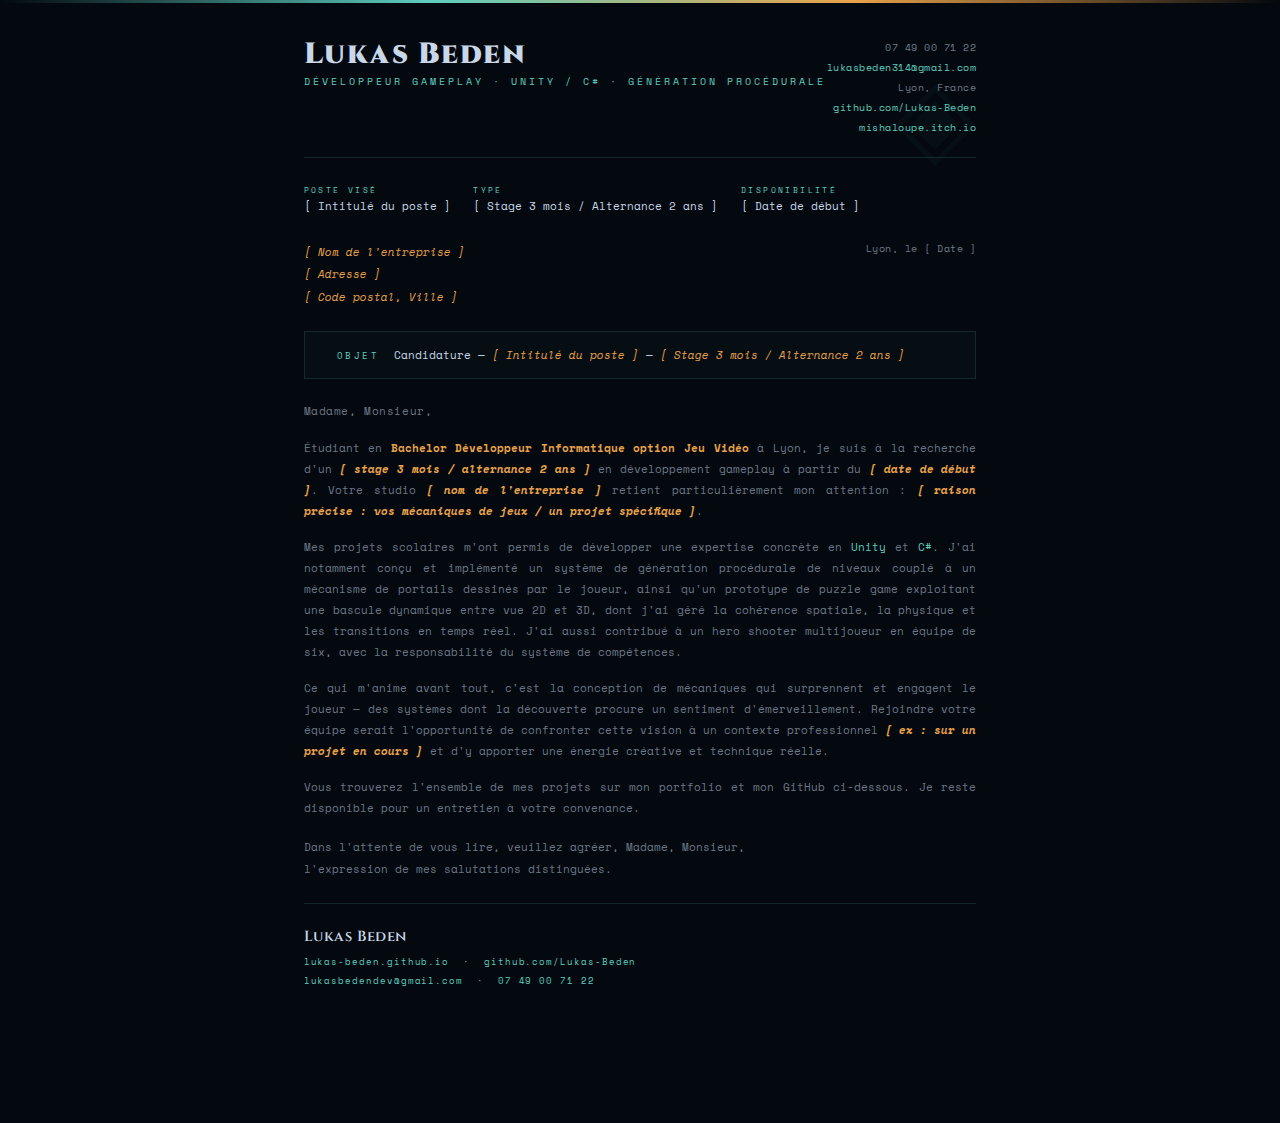
<file: Lettre-motivation-Lukas-Beden.html>
﻿<!DOCTYPE html>
<html lang="fr">
<head>
    <meta charset="UTF-8">
    <meta name="viewport" content="width=device-width, initial-scale=1.0">
    <title>Lettre de Motivation — Lukas Beden</title>
    <link href="https://fonts.googleapis.com/css2?family=Cinzel:wght@400;600;900&family=Space+Mono:ital,wght@0,400;0,700;1,400&display=swap" rel="stylesheet">
    <style>
        :root {
            --bg: #04090f;
            --bg2: #070e18;
            --surface: #0b1623;
            --border: rgba(94, 205, 190, 0.15);
            --accent: #5ecdbf;
            --accent2: #e8a24a;
            --text: #c8d8e8;
            --muted: rgba(200, 216, 232, 0.55);
            --glow: rgba(94, 205, 190, 0.18);
            --red: #e05c5c;
        }

        * {
            box-sizing: border-box;
            margin: 0;
            padding: 0;
        }

        body {
            font-family: 'Space Mono', monospace;
            background: var(--bg);
            color: var(--text);
            width: 210mm;
            min-height: 297mm;
            margin: 0 auto;
            padding: 10mm 16mm 10mm 16mm;
            position: relative;
            overflow: hidden;
        }

            /* Decorative top line */
            body::before {
                content: '';
                position: fixed;
                top: 0;
                left: 0;
                right: 0;
                height: 3px;
                background: linear-gradient(90deg, transparent, var(--accent), var(--accent2), transparent);
            }

        /* ── Header ─── */
        .header {
            display: flex;
            justify-content: space-between;
            align-items: flex-start;
            margin-bottom: 7mm;
            padding-bottom: 5mm;
            border-bottom: 1px solid var(--border);
        }

        .name {
            font-family: 'Cinzel', serif;
            font-size: 22pt;
            font-weight: 900;
            letter-spacing: 0.06em;
            color: var(--text);
            line-height: 1.1;
        }

        .title {
            font-size: 7.5pt;
            letter-spacing: 0.3em;
            text-transform: uppercase;
            color: var(--accent);
            margin-top: 4px;
        }

        .header-right {
            text-align: right;
            font-size: 7.5pt;
            color: var(--muted);
            line-height: 2;
            letter-spacing: 0.05em;
        }

            .header-right a {
                color: var(--accent);
                text-decoration: none;
            }

        /* ── Meta band ─── */
        .meta-band {
            display: flex;
            gap: 6mm;
            margin-bottom: 7mm;
        }

        .meta-item {
            display: flex;
            flex-direction: column;
            gap: 2px;
        }

        .meta-label {
            font-size: 6pt;
            letter-spacing: 0.3em;
            text-transform: uppercase;
            color: var(--accent);
        }

        .meta-value {
            font-size: 8pt;
            color: var(--text);
        }

        /* ── Recipient block ─── */
        .recipient-row {
            display: flex;
            justify-content: space-between;
            align-items: flex-start;
            margin-bottom: 6mm;
        }

        .recipient {
            font-size: 8.5pt;
            line-height: 2;
            color: var(--muted);
        }

            .recipient .placeholder {
                color: var(--accent2);
                font-style: italic;
            }

        .date-block {
            text-align: right;
            font-size: 7.5pt;
            color: var(--muted);
            letter-spacing: 0.05em;
        }

        /* ── Objet ─── */
        .objet {
            display: flex;
            align-items: center;
            gap: 10px;
            margin-bottom: 6mm;
            padding: 4mm 5mm;
            border: 1px solid var(--border);
            background: rgba(94, 205, 190, 0.03);
        }

            .objet::before {
                content: '';
                display: block;
                width: 3px;
                height: 100%;
                background: var(--accent);
                flex-shrink: 0;
                align-self: stretch;
            }

        .objet-label {
            font-size: 6.5pt;
            letter-spacing: 0.3em;
            text-transform: uppercase;
            color: var(--accent);
            margin-right: 4px;
        }

        .objet-text {
            font-size: 8pt;
            color: var(--text);
        }

            .objet-text .placeholder {
                color: var(--accent2);
                font-style: italic;
            }

        /* ── Salutation ─── */
        .salutation {
            font-size: 8.5pt;
            color: var(--muted);
            margin-bottom: 5mm;
            letter-spacing: 0.05em;
        }

        /* ── Body ─── */
        .body-text {
            font-size: 8.5pt;
            line-height: 1.85;
            color: var(--muted);
            margin-bottom: 4mm;
            text-align: justify;
        }

            .body-text .highlight {
                color: var(--accent2);
                font-weight: 700;
            }

            .body-text .accent {
                color: var(--accent);
            }

            .body-text .placeholder {
                color: var(--accent2);
                font-style: italic;
                font-weight: 700;
            }

        /* ── Closing ─── */
        .closing {
            font-size: 8pt;
            color: var(--muted);
            margin-top: 5mm;
            margin-bottom: 5mm;
            line-height: 2;
        }

        .signature-block {
            margin-top: 6mm;
        }

        .sig-name {
            font-family: 'Cinzel', serif;
            font-size: 11pt;
            font-weight: 600;
            color: var(--text);
            letter-spacing: 0.04em;
            margin-bottom: 2mm;
        }

        .sig-links {
            font-size: 7pt;
            color: var(--accent);
            letter-spacing: 0.1em;
            line-height: 2;
        }

        /* ── Disclaimer ─── */
        .disclaimer {
            position: absolute;
            bottom: 8mm;
            left: 16mm;
            right: 16mm;
            display: flex;
            align-items: center;
            gap: 10px;
            padding: 3mm 4mm;
            border: 1px solid rgba(224, 92, 92, 0.2);
            background: rgba(224, 92, 92, 0.03);
            font-size: 6.5pt;
            color: rgba(224, 92, 92, 0.7);
            letter-spacing: 0.1em;
        }

            .disclaimer::before {
                content: '[ ... ]';
                color: var(--accent2);
                font-weight: 700;
                flex-shrink: 0;
            }

        /* Decorative glyph */
        .corner-glyph {
            position: absolute;
            top: 18mm;
            right: 16mm;
            font-family: 'Cinzel', serif;
            font-size: 80pt;
            color: var(--accent);
            opacity: 0.03;
            line-height: 1;
            pointer-events: none;
            user-select: none;
        }

        /* Divider */
        .divider {
            width: 100%;
            height: 1px;
            background: var(--border);
            margin: 6mm 0;
        }

        /* ── Print ─── */
        @media print {
            @page {
                size: A4;
                margin: 0;
            }

            body {
                margin: 0;
                -webkit-print-color-adjust: exact !important;
                print-color-adjust: exact !important;
                color-adjust: exact !important;
            }

            .disclaimer {
                position: fixed;
                bottom: 8mm;
            }
        }
    </style>
</head>
<body>

    <div class="corner-glyph">◈</div>

    <!-- ── Header ── -->
    <div class="header">
        <div class="header-left">
            <div class="name">Lukas Beden</div>
            <div class="title">Développeur Gameplay · Unity / C# · Génération Procédurale</div>
        </div>
        <div class="header-right">
            07 49 00 71 22<br>
            <a href="mailto:lukasbedendev@gmail.com">lukasbeden314@gmail.com</a><br>
            Lyon, France<br>
            <a href="https://github.com/Lukas-Beden">github.com/Lukas-Beden</a><br>
            <a href="https://mishaloupe.itch.io">mishaloupe.itch.io</a>
        </div>
    </div>

    <!-- ── Meta band ── -->
    <div class="meta-band">
        <div class="meta-item">
            <span class="meta-label">Poste visé</span>
            <span class="meta-value placeholder">[ Intitulé du poste ]</span>
        </div>
        <div class="meta-item">
            <span class="meta-label">Type</span>
            <span class="meta-value placeholder">[ Stage 3 mois / Alternance 2 ans ]</span>
        </div>
        <div class="meta-item">
            <span class="meta-label">Disponibilité</span>
            <span class="meta-value placeholder">[ Date de début ]</span>
        </div>
    </div>

    <!-- ── Recipient + Date ── -->
    <div class="recipient-row">
        <div class="recipient">
            <span class="placeholder">[ Nom de l'entreprise ]</span><br>
            <span class="placeholder">[ Adresse ]</span><br>
            <span class="placeholder">[ Code postal, Ville ]</span>
        </div>
        <div class="date-block">
            Lyon, le <span class="placeholder">[ Date ]</span>
        </div>
    </div>

    <!-- ── Objet ── -->
    <div class="objet">
        <span class="objet-label">Objet</span>
        <span class="objet-text">
            Candidature — <span class="placeholder">[ Intitulé du poste ]</span> — <span class="placeholder">[ Stage 3 mois / Alternance 2 ans ]</span>
        </span>
    </div>

    <!-- ── Salutation ── -->
    <div class="salutation">Madame, Monsieur,</div>

    <!-- ── Body ── -->
    <p class="body-text">
        Étudiant en <span class="highlight">Bachelor Développeur Informatique option Jeu Vidéo</span> à Lyon,
        je suis à la recherche d'un <span class="placeholder">[ stage 3 mois / alternance 2 ans ]</span> en développement gameplay
        à partir du <span class="placeholder">[ date de début ]</span>. Votre studio
        <span class="placeholder">[ nom de l'entreprise ]</span> retient particulièrement mon attention :
        <span class="placeholder">[ raison précise : vos mécaniques de jeux / un projet spécifique ]</span>.
    </p>

    <p class="body-text">
        Mes projets scolaires m'ont permis de développer une expertise concrète en <span class="accent">Unity</span> et <span class="accent">C#</span>.
        J'ai notamment conçu et implémenté un système de génération procédurale de niveaux couplé à un mécanisme
        de portails dessinés par le joueur, ainsi qu'un prototype de puzzle game exploitant une bascule dynamique
        entre vue 2D et 3D, dont j'ai géré la cohérence spatiale, la physique et les transitions en temps réel.
        J'ai aussi contribué à un hero shooter multijoueur en équipe de six, avec la responsabilité du système de compétences.
    </p>

    <p class="body-text">
        Ce qui m'anime avant tout, c'est la conception de mécaniques qui surprennent et engagent le joueur —
        des systèmes dont la découverte procure un sentiment d'émerveillement.
        Rejoindre votre équipe serait l'opportunité de confronter cette vision à un contexte professionnel
        <span class="placeholder">[ ex : sur un projet en cours ]</span>
        et d'y apporter une énergie créative et technique réelle.
    </p>

    <p class="body-text">
        Vous trouverez l'ensemble de mes projets sur mon portfolio et mon GitHub ci-dessous.
        Je reste disponible pour un entretien à votre convenance.
    </p>

    <!-- ── Closing ── -->
    <div class="closing">
        Dans l'attente de vous lire, veuillez agréer, Madame, Monsieur,<br>
        l'expression de mes salutations distinguées.
    </div>

    <div class="divider"></div>

    <!-- ── Signature ── -->
    <div class="signature-block">
        <div class="sig-name">Lukas Beden</div>
        <div class="sig-links">
            lukas-beden.github.io &nbsp;·&nbsp; github.com/Lukas-Beden<br>
            lukasbedendev@gmail.com &nbsp;·&nbsp; 07 49 00 71 22
        </div>
    </div>

    <!-- ── Disclaimer ── -->
    <!--<div class="disclaimer">
        Zones en orange à compléter avant envoi
    </div>-->

</body>
</html>
</file>
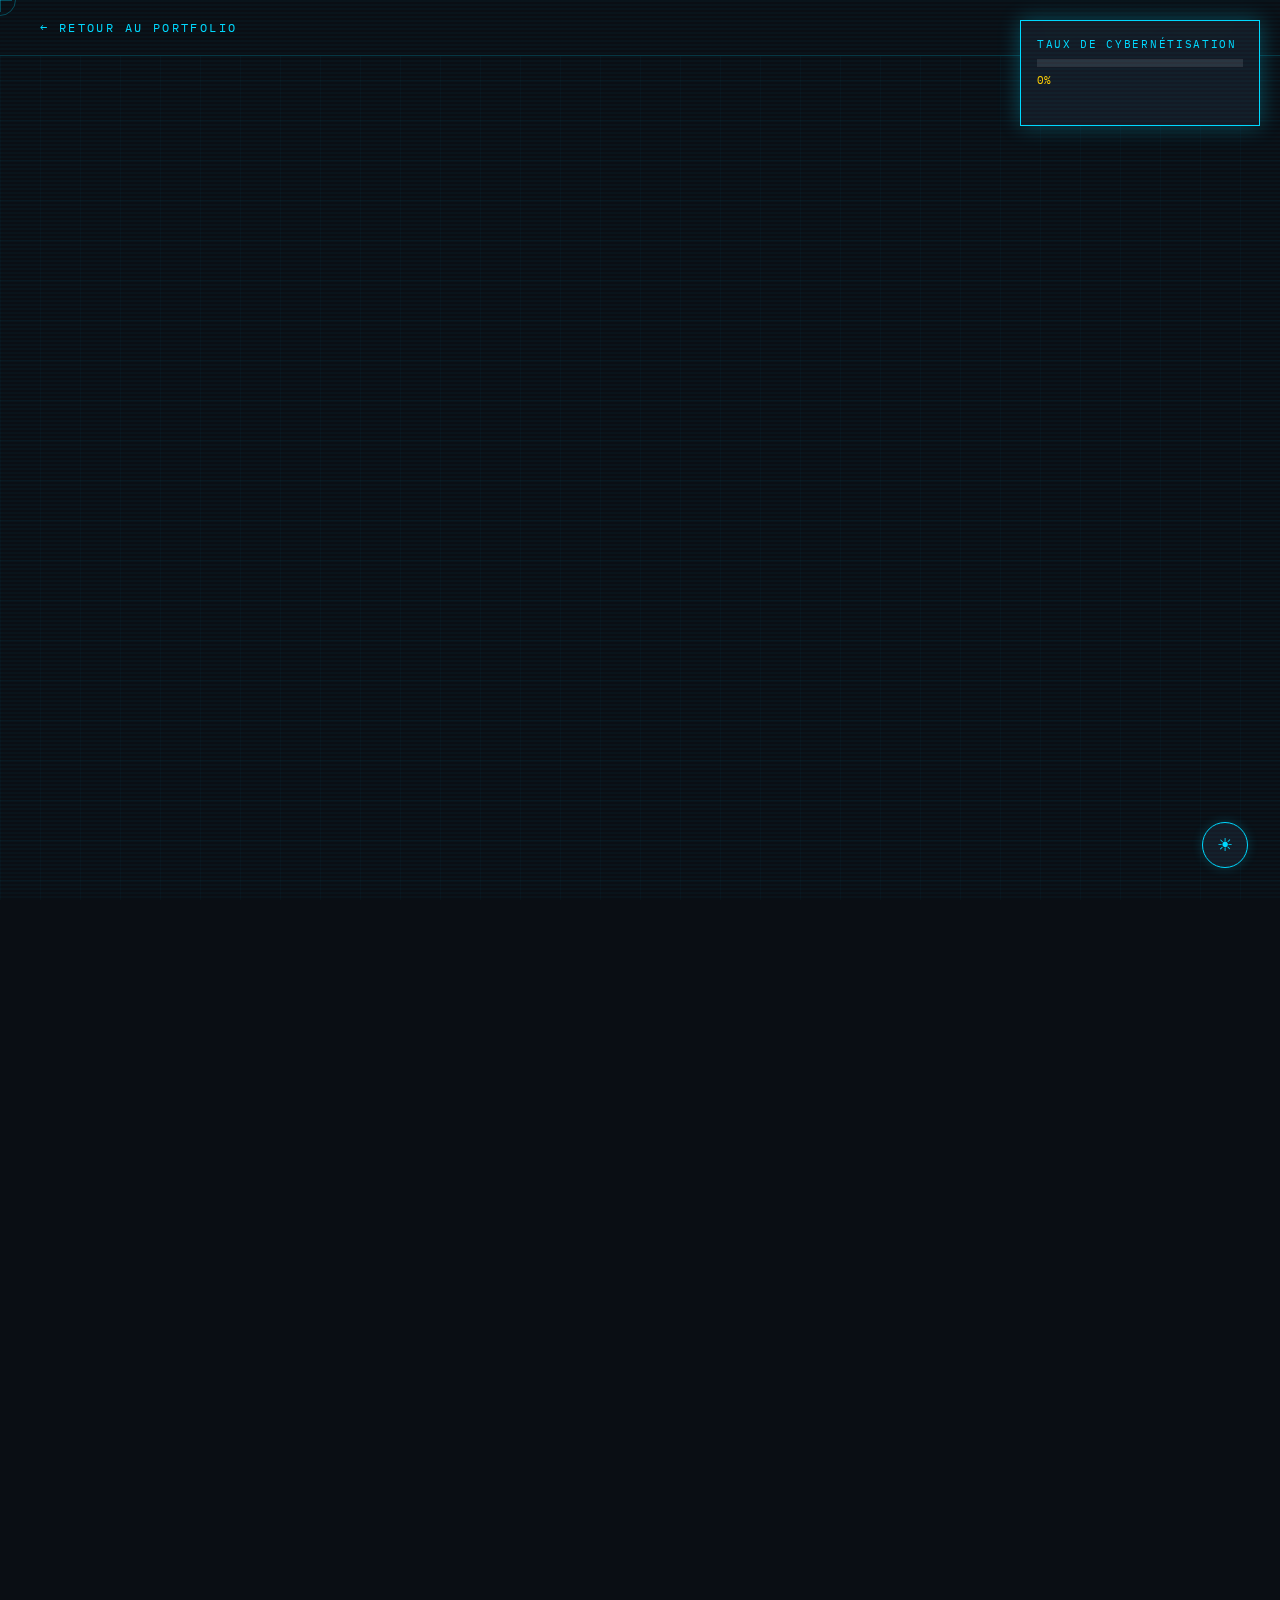
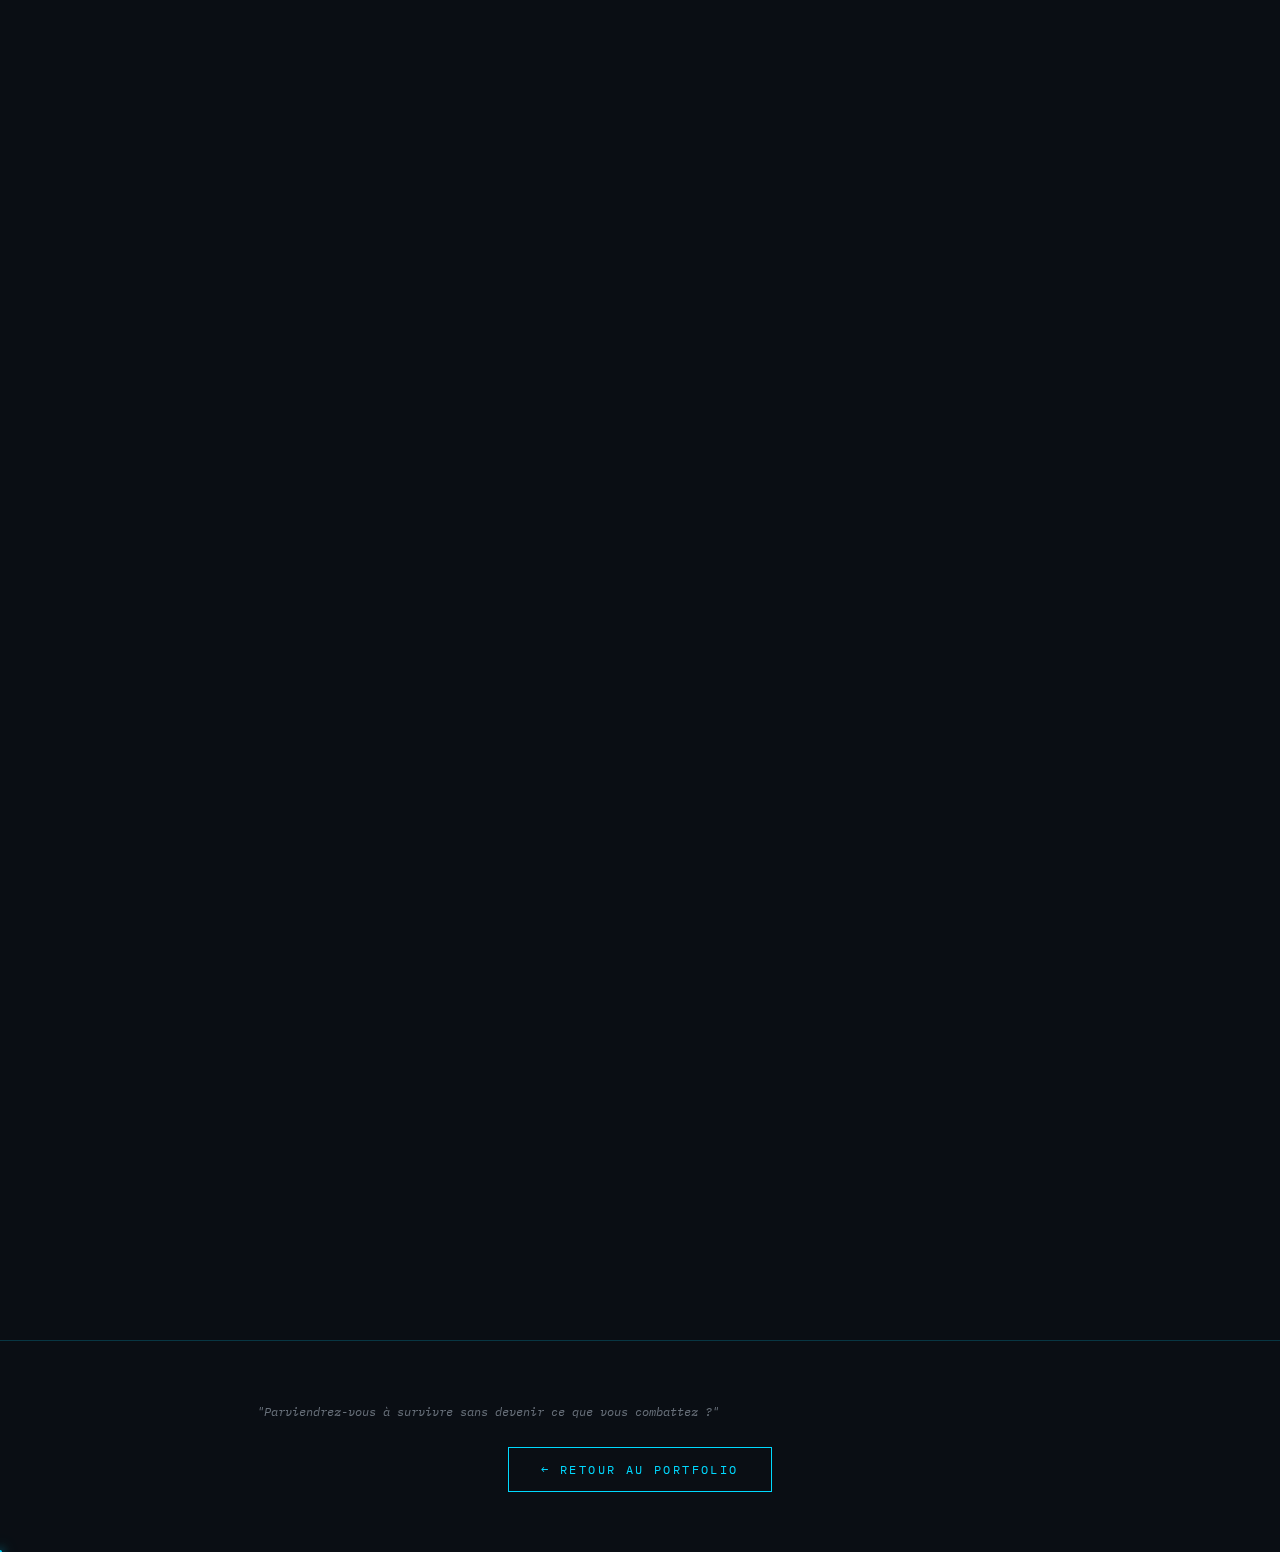
<file: the-last-pulse.html>
<!DOCTYPE html>
<html lang="fr">
<head>
    <meta charset="UTF-8">
    <meta name="viewport" content="width=device-width, initial-scale=1.0">
    <title>The Last Pulse — Game Concept</title>
    <link rel="preconnect" href="https://fonts.googleapis.com">
    <link rel="preconnect" href="https://fonts.gstatic.com" crossorigin>
    <link href="https://fonts.googleapis.com/css2?family=Orbitron:wght@400;700;900&family=IBM+Plex+Mono:wght@300;400;600&display=swap" rel="stylesheet">
    <link rel="stylesheet" href="the-last-pulse.css">
</head>
<body>
    <!-- Cyber tracker (fixed) -->
    <div class="cyber-tracker">
        <div class="tracker-label">Taux de cybernétisation</div>
        <div class="tracker-bar">
            <div class="tracker-fill" id="trackerFill"></div>
        </div>
        <div class="tracker-value"><span id="trackerValue">0</span>%</div>
        <div class="tracker-warning" id="trackerWarning">
            ⚠ Seuil critique approché
        </div>
    </div>

    <!-- Nav -->
    <nav class="nav">
        <a href="index.html" class="nav-back">← Retour au portfolio</a>
        <div class="nav-status">
            <span class="status-dot"></span>
            Exercice de conception
        </div>
    </nav>

    <!-- Hero -->
    <header class="hero">
        <div class="hero-content">
            <p class="hero-label">Dungeon Crawler Roguelite // Cyberpunk</p>
            <h1 class="hero-title">THE LAST<br>PULSE</h1>
            <p class="hero-subtitle">
                Un roguelite où chaque victoire érode votre humanité.
            </p>
            <p class="hero-tagline">
                "Survivre. Qu'importe le moyen. Mais à quel prix ?"
            </p>
            <div class="hero-meta">
                <div class="meta-item">Plateforme <span class="meta-value">PC / Mobile</span></div>
                <div class="meta-item">Genre <span class="meta-value">Roguelite / Base Building</span></div>
                <div class="meta-item">Joueurs <span class="meta-value">Solo</span></div>
            </div>
            <div class="warning-box">
                ⚠ Concept de game design — Exercice de conception de systèmes
            </div>
        </div>
    </header>

    <!-- Vision -->
    <section class="vision" data-cyber="5">
        <div class="section-header">
            <span class="section-num">01</span>
            <h2 class="section-title">Vision <span class="cyan">Créative</span></h2>
        </div>
        <p>
            <span class="highlight">The Last Pulse</span> impose une tension dialectique entre la survie technique et l'intégrité de l'âme. 
            Le moteur d'engagement repose sur un paradoxe fondamental : chaque amélioration nécessaire pour braver 
            les profondeurs du Laboratoire érode irrémédiablement le lien du joueur avec la Cité qu'il jure de protéger.
        </p>
        <p>
            Vous n'êtes pas un héros. Seulement un vagabond que la ville a récupéré à l'article de la mort. 
            Descendre pour sauver la ville, c'est accepter de devenir ce que l'humanité craint le plus.
        </p>
        <p>
            L'univers s'articule autour d'un contraste puissant : une cité-fantôme mourante face à un complexe 
            technologique déshumanisé. Le Laboratoire — un monolithe souterrain de 50 niveaux — est un dédale 
            de néons agressifs, gardé par des machines conscientes et des hybrides dont l'humanité a été purgée.
        </p>
    </section>

    <!-- Core Loop -->
    <section class="core-loop" data-cyber="12">
        <div class="section-header">
            <span class="section-num">02</span>
            <h2 class="section-title">Boucle de <span class="yellow">Gameplay</span></h2>
        </div>
        <p>
            Chaque incursion est une épreuve de gestion de crise où <span class="highlight">la mort est une transformation, pas une fin</span>. 
            Le joueur progresse vers l'objectif ultime : l'Étage 50.
        </p>
        <div class="loop-steps">
            <div class="loop-step" data-num="01">
                <h3>Préparer</h3>
                <p>Recruter des compagnons, acheter des provisions, équiper ses armes.</p>
            </div>
            <div class="loop-step" data-num="02">
                <h3>Descendre</h3>
                <p>Explorer 5-8 étages procéduraux, collecter ressources et loot.</p>
            </div>
            <div class="loop-step" data-num="03">
                <h3>Combattre</h3>
                <p>Combat temps-réel avec gestion stamina, positionnement tactique.</p>
            </div>
            <div class="loop-step" data-num="04">
                <h3>Mourir</h3>
                <p>Retour en surface avec ressources. Installation d'un implant obligatoire.</p>
            </div>
            <div class="loop-step" data-num="05">
                <h3>Reconstruire</h3>
                <p>Améliorer la Cité, débloquer bâtiments, gérer la réputation.</p>
            </div>
        </div>
    </section>

    <!-- Dialectique (mécanique centrale) -->
    <section class="dialectic" data-cyber="25">
        <div class="section-header">
            <span class="section-num">03</span>
            <h2 class="section-title">Dialectique de la <span class="red">Cybernétisation</span></h2>
        </div>
        <p>
            La résurrection n'est pas un don — c'est un investissement chirurgical. 
            En cas de défaite, les médecins de la ville vous ramènent pour vous 'rafistoler'. 
            <span class="highlight">Chaque mort impose l'installation d'un implant permanent.</span>
        </p>
        <p>
            Vous revenez plus puissant, mais avec un taux de cybernétisation accru (+8% à +15%). 
            Votre apparence change radicalement : peau métallique, lentilles optiques froides, voix synthétique.
        </p>

        <table class="implant-table">
            <thead>
                <tr>
                    <th>Implant</th>
                    <th>Effet tactique</th>
                    <th>Coût humanité</th>
                </tr>
            </thead>
            <tbody>
                <tr>
                    <td>Bras Hydraulique</td>
                    <td>+30% dégâts de mêlée</td>
                    <td class="cost-med">+10%</td>
                </tr>
                <tr>
                    <td>Œil Infrarouge</td>
                    <td>Vision thermique à travers les murs</td>
                    <td class="cost-low">+8%</td>
                </tr>
                <tr>
                    <td>Jambes Boostées</td>
                    <td>+50% vitesse de déplacement</td>
                    <td class="cost-med">+12%</td>
                </tr>
                <tr>
                    <td>Cœur Synthétique</td>
                    <td>+40% points de vie maximum</td>
                    <td class="cost-high">+15%</td>
                </tr>
                <tr>
                    <td>Réflexes Augmentés</td>
                    <td>Slow-motion lors des parades réussies</td>
                    <td class="cost-med">+10%</td>
                </tr>
                <tr>
                    <td>Interface Neurale</td>
                    <td>Piratage accéléré des drones ennemis</td>
                    <td class="cost-low">+7%</td>
                </tr>
                <tr>
                    <td>Armure Dermique</td>
                    <td>Réduction passive des dégâts balistiques</td>
                    <td class="cost-high">+13%</td>
                </tr>
            </tbody>
        </table>
    </section>

    <!-- Impact sur la ville -->
    <section class="city-impact" data-cyber="45">
        <div class="section-header">
            <span class="section-num">04</span>
            <h2 class="section-title">Impact sur la <span class="cyan">Ville</span></h2>
        </div>
        <p>
            La Ville réagit à vos actes — elle se transforme à mesure que vous vous cybernétisez. 
            Les prix augmentent, les regards deviennent fuyants, l'architecture se métallise.
        </p>

        <div class="progression-chart">
            <div class="prog-row">
                <div class="prog-percent">0–25%</div>
                <div class="prog-bar"><div class="prog-fill" style="width: 25%;"></div></div>
                <div class="prog-desc">Pierre, bois, chaleur. Accueil chaleureux.</div>
            </div>
            <div class="prog-row">
                <div class="prog-percent">26–50%</div>
                <div class="prog-bar"><div class="prog-fill" style="width: 50%;"></div></div>
                <div class="prog-desc">Premiers néons. Regards fuyants. Prix +15%.</div>
            </div>
            <div class="prog-row">
                <div class="prog-percent">51–75%</div>
                <div class="prog-bar"><div class="prog-fill" style="width: 75%;"></div></div>
                <div class="prog-desc">Architecture froide. Désertion. Refus d'alliés.</div>
            </div>
            <div class="prog-row">
                <div class="prog-percent">76–90%</div>
                <div class="prog-bar"><div class="prog-fill" style="width: 90%;"></div></div>
                <div class="prog-desc">Ville-machine. Hostilité totale. Prix ×3.</div>
            </div>
            <div class="prog-row">
                <div class="prog-percent">90%+</div>
                <div class="prog-bar"><div class="prog-fill" style="width: 100%; background: var(--red);"></div></div>
                <div class="prog-desc" style="color: var(--red);">SINGULARITÉ MÉCANIQUE — GAME OVER DÉFINITIF</div>
            </div>
        </div>
    </section>

    <!-- Base Building -->
    <section class="base-building" data-cyber="58">
        <div class="section-header">
            <span class="section-num">05</span>
            <h2 class="section-title">Reconstruction de la <span class="yellow">Cité</span></h2>
        </div>
        <p>
            La Ville est votre refuge, votre seul lien avec ce qu'il reste d'humain. 
            Vous y construisez, améliorez et réparez ce que le Laboratoire a détruit.
        </p>

        <div class="buildings-grid">
            <div class="building-card">
                <h3>Forge</h3>
                <div class="building-cost">50 Ferraille</div>
                <p>Améliorations permanentes de l'équipement</p>
            </div>
            <div class="building-card">
                <h3>Taverne</h3>
                <div class="building-cost">30 Ferraille</div>
                <p>Recrutement de compagnons (20 crédits/allié)</p>
            </div>
            <div class="building-card">
                <h3>Clinique</h3>
                <div class="building-cost">80 Ferraille</div>
                <p>Choisir parmi 3 implants lors d'une résurrection</p>
            </div>
            <div class="building-card">
                <h3>Entrepôt</h3>
                <div class="building-cost">40 Ferraille</div>
                <p>Stockage persistant des ressources</p>
            </div>
            <div class="building-card">
                <h3>Marché</h3>
                <div class="building-cost">20 Ferraille</div>
                <p>Achat de provisions et équipement critique</p>
            </div>
        </div>
    </section>

    <!-- Système social -->
    <section class="social-system" data-cyber="70">
        <div class="section-header">
            <span class="section-num">06</span>
            <h2 class="section-title">Système <span class="red">Social</span></h2>
        </div>
        <p>
            Le recrutement s'effectue à la Taverne pour 20 crédits par compagnon. 
            Ces alliés ne sont pas des extensions du joueur — ce sont des entités totalement autonomes 
            dotées de leur propre instinct de survie.
        </p>
        <p>
            <span class="highlight">La Mécanique du Sacrifice :</span> 
            Dans l'urgence, vous pouvez sciemment utiliser un allié comme bouclier humain, 
            lui voler ses provisions ou l'abandonner pour sauver votre peau.
        </p>
        <p>
            Un compagnon mort ou sacrifié est perdu pour l'intégralité de la sauvegarde. 
            Même les meurtres commis sans témoin finissent par se savoir. 
            Après 2-3 sacrifices, la réputation s'effondre : prix Taverne triplés définitivement, 
            risque de trahison future.
        </p>
    </section>

    <!-- Endings -->
    <section class="endings" data-cyber="85">
        <div class="section-header">
            <span class="section-num">07</span>
            <h2 class="section-title">Conditions de <span class="cyan">Fin</span></h2>
        </div>
        <p>
            Le véritable défi n'est pas d'atteindre l'Étage 50 — c'est de le faire sans perdre ce que vous essayez de sauver. 
            La vraie victoire n'est pas celle où vous gagnez. C'est celle où vous restez encore humain.
        </p>

        <div class="endings-grid">
            <div class="ending success">
                <div class="ending-label">● Victoire totale</div>
                <h3>Fin Humaine (0–30%)</h3>
                <p>Vous sauvez la ville et restez un homme parmi les hommes.</p>
            </div>
            <div class="ending warning">
                <div class="ending-label">● Victoire amère</div>
                <h3>Fin Hybride (31–60%)</h3>
                <p>La ville est sauvée, mais vous êtes devenu un paria craint de tous.</p>
            </div>
            <div class="ending warning">
                <div class="ending-label">● Victoire creuse</div>
                <h3>Fin Machine (61–74%)</h3>
                <p>Le complexe est vaincu mais vous n'êtes plus qu'une extension du silicium.</p>
            </div>
            <div class="ending failure">
                <div class="ending-label">✕ Game Over définitif</div>
                <h3>Singularité Mécanique (90%+)</h3>
                <p>Vous devenez un gardien du complexe. Nouvelle partie obligatoire.</p>
            </div>
            <div class="ending failure">
                <div class="ending-label">✕ Game Over définitif</div>
                <h3>Inaction Fatale</h3>
                <p>Refuser de descendre dans le Laboratoire pendant 10 jours. La ville meurt de faim.</p>
            </div>
        </div>
    </section>

    <!-- Footer -->
    <footer>
        <p class="footer-note">
            "Parviendrez-vous à survivre sans devenir ce que vous combattez ?"
        </p>
        <a href="index.html" class="btn-back">← Retour au portfolio</a>
    </footer>

    <button class="theme-toggle" id="themeToggle" title="Basculer le thème">☀</button>

    <script src="the-last-pulse.js"></script>
</body>
</html>
</file>
<file: style.css>
/*@import url('https://fonts.googleapis.com/css2?family=Cinzel:wght@400;600;900&family=Space+Mono:ital,wght@0,400;0,700;1,400&display=swap');*/

/* ─── Variables ──────────────────────────────────────────── */
/*:root {
    --bg: #04090f;
    --bg2: #070e18;
    --surface: #0b1623;
    --border: rgba(94, 205, 190, 0.12);
    --accent: #5ecdbf;
    --accent2: #e8a24a;
    --text: #c8d8e8;
    --muted: rgba(200, 216, 232, 0.45);
    --glow: rgba(94, 205, 190, 0.18);
}*/

/* ─── Reset & Base ───────────────────────────────────────── */
/**, *::before, *::after {
    box-sizing: border-box;
    margin: 0;
    padding: 0;
}

html {
    scroll-behavior: smooth;
}

body {
    font-family: 'Space Mono', monospace;
    background: var(--bg);
    color: var(--text);
    cursor: none;
    overflow-x: hidden;
}*/

/* ─── Custom cursor ──────────────────────────────────────── */
/*.cursor-dot {
    position: fixed;
    width: 6px;
    height: 6px;
    background: var(--accent);
    border-radius: 50%;
    pointer-events: none;
    z-index: 9999;
    transform: translate(-50%, -50%);
    transition: transform 0.05s;
    box-shadow: 0 0 10px var(--accent), 0 0 20px var(--accent);
}

.cursor-ring {
    position: fixed;
    width: 32px;
    height: 32px;
    border: 1px solid rgba(94, 205, 190, 0.5);
    border-radius: 50%;
    pointer-events: none;
    z-index: 9998;
    transform: translate(-50%, -50%);
    transition: transform 0.12s ease, width 0.2s, height 0.2s, opacity 0.2s;
}

body:has(a:hover) .cursor-ring,
body:has(.project:hover) .cursor-ring {
    width: 52px;
    height: 52px;
    border-color: var(--accent);
}*/

/* ─── Noise texture overlay ──────────────────────────────── */
/*body::before {
    content: '';
    position: fixed;
    inset: 0;
    background-image: url("data:image/svg+xml,%3Csvg viewBox='0 0 256 256' xmlns='http://www.w3.org/2000/svg'%3E%3Cfilter id='noise'%3E%3CfeTurbulence type='fractalNoise' baseFrequency='0.9' numOctaves='4' stitchTiles='stitch'/%3E%3C/filter%3E%3Crect width='100%25' height='100%25' filter='url(%23noise)' opacity='0.04'/%3E%3C/svg%3E");
    pointer-events: none;
    z-index: 1;
    opacity: 0.6;
}*/

/* ─── Canvas stars ───────────────────────────────────────── */
/*#stars-canvas {
    position: fixed;
    top: 0;
    left: 0;
    z-index: 0;
}*/

/* ─── Nav ────────────────────────────────────────────────── */
/*.nav {
    position: fixed;
    width: 100%;
    padding: 22px 48px;
    display: flex;
    justify-content: space-between;
    align-items: center;
    z-index: 100;
    background: linear-gradient(to bottom, rgba(4,9,15,0.9) 0%, transparent 100%);
}

.nav-logo {
    font-family: 'Cinzel', serif;
    font-size: 0.95rem;
    letter-spacing: 0.15em;
    color: var(--accent);
    text-shadow: 0 0 20px var(--glow);
}

.nav-links {
    list-style: none;
    display: flex;
    gap: 36px;
}

.nav a {
    font-size: 0.72rem;
    letter-spacing: 0.2em;
    text-transform: uppercase;
    color: var(--muted);
    text-decoration: none;
    position: relative;
    transition: color 0.3s;
}

    .nav a::after {
        content: '';
        position: absolute;
        bottom: -4px;
        left: 0;
        width: 0;
        height: 1px;
        background: var(--accent);
        transition: width 0.3s ease;
        box-shadow: 0 0 8px var(--accent);
    }

    .nav a:hover {
        color: var(--accent);
    }

        .nav a:hover::after {
            width: 100%;
        }*/

/* ─── Hero ───────────────────────────────────────────────── */
/*.hero {
    position: relative;
    height: 100vh;
    display: flex;
    align-items: center;
    padding: 0 10%;
    z-index: 2;
}

    .hero::after {
        content: '';
        position: absolute;
        bottom: 0;
        left: 0;
        right: 0;
        height: 200px;
        background: linear-gradient(to bottom, transparent, var(--bg));
        pointer-events: none;
    }

.hero-eyebrow {
    font-size: 0.7rem;
    letter-spacing: 0.35em;
    text-transform: uppercase;
    color: var(--accent);
    margin-bottom: 24px;
    opacity: 0;
    animation: fadeUp 0.8s ease 0.3s forwards;
}

.hero h1 {
    font-family: 'Cinzel', serif;
    font-size: clamp(2rem, 5vw, 4rem);
    font-weight: 900;
    line-height: 1.15;
    letter-spacing: 0.02em;
    opacity: 0;
    animation: fadeUp 0.8s ease 0.5s forwards;
}

.highlight {
    color: var(--accent2);
}

.highlight-teal {
    color: var(--accent);
}

.hero-subtitle {
    margin-top: 24px;
    font-size: 0.8rem;
    color: var(--muted);
    letter-spacing: 0.08em;
    line-height: 1.8;
    opacity: 0;
    animation: fadeUp 0.8s ease 0.7s forwards;
}

    .hero-subtitle span {
        display: inline-block;
        margin: 0 8px;
        color: var(--accent);
    }

.btn-primary {
    display: inline-flex;
    align-items: center;
    gap: 10px;
    margin-top: 40px;
    padding: 14px 28px;
    border: 1px solid var(--accent);
    color: var(--accent);
    text-decoration: none;
    font-family: 'Space Mono', monospace;
    font-size: 0.75rem;
    letter-spacing: 0.2em;
    text-transform: uppercase;
    position: relative;
    overflow: hidden;
    transition: color 0.3s;
    opacity: 0;
    animation: fadeUp 0.8s ease 0.9s forwards;
}

    .btn-primary::before {
        content: '';
        position: absolute;
        inset: 0;
        background: var(--accent);
        transform: translateX(-101%);
        transition: transform 0.3s ease;
        z-index: -1;
    }

    .btn-primary:hover {
        color: var(--bg);
    }

        .btn-primary:hover::before {
            transform: translateX(0);
        }

.btn-arrow {
    transition: transform 0.3s;
}

.btn-primary:hover .btn-arrow {
    transform: translateX(4px);
}*/

/* ─── Scroll indicator ───────────────────────────────────── */
/*.scroll-hint {
    position: absolute;
    bottom: 40px;
    left: 10%;
    display: flex;
    align-items: center;
    gap: 12px;
    font-size: 0.65rem;
    letter-spacing: 0.25em;
    text-transform: uppercase;
    color: var(--muted);
    opacity: 0;
    animation: fadeUp 0.8s ease 1.2s forwards;
}

.scroll-line {
    width: 40px;
    height: 1px;
    background: var(--muted);
    position: relative;
    overflow: hidden;
}

    .scroll-line::after {
        content: '';
        position: absolute;
        left: -100%;
        width: 100%;
        height: 100%;
        background: var(--accent);
        animation: scanLine 2s ease-in-out infinite;
    }

@keyframes scanLine {
    0% {
        left: -100%;
    }

    100% {
        left: 100%;
    }
}*/

/* ─── Sections ───────────────────────────────────────────── */
/*.section {
    position: relative;
    padding: 100px 10%;
    z-index: 2;
    opacity: 0;
    transform: translateY(50px);
    transition: opacity 0.9s ease, transform 0.9s ease;
}

    .section.visible {
        opacity: 1;
        transform: translateY(0);
    }

.dark-section {
    background: var(--bg2);
}*/

/* Section label */
/*.section-label {
    font-size: 0.65rem;
    letter-spacing: 0.4em;
    text-transform: uppercase;
    color: var(--accent);
    margin-bottom: 12px;
    display: flex;
    align-items: center;
    gap: 12px;
}

    .section-label::before {
        content: '';
        display: inline-block;
        width: 24px;
        height: 1px;
        background: var(--accent);
    }

h2 {
    font-family: 'Cinzel', serif;
    font-size: clamp(1.6rem, 3vw, 2.4rem);
    font-weight: 600;
    color: var(--text);
    margin-bottom: 40px;
    letter-spacing: 0.04em;
}

    h2 .accent {
        color: var(--accent2);
    }

p {
    font-size: 0.88rem;
    line-height: 1.9;
    color: var(--muted);
    max-width: 620px;
    margin-bottom: 20px;
}*/

/* ─── Procedural grid ────────────────────────────────────── */
/*.proc-grid {
    display: grid;
    grid-template-columns: repeat(3, 1fr);
    gap: 1px;
    margin-top: 48px;
    border: 1px solid var(--border);
}

.proc-item {
    padding: 32px 28px;
    border-right: 1px solid var(--border);
    position: relative;
    overflow: hidden;
    transition: background 0.3s;
}

    .proc-item:last-child {
        border-right: none;
    }

    .proc-item::before {
        content: attr(data-glyph);
        position: absolute;
        top: 16px;
        right: 20px;
        font-family: 'Cinzel', serif;
        font-size: 2rem;
        color: var(--accent);
        opacity: 0.08;
        transition: opacity 0.3s, transform 0.3s;
    }

    .proc-item:hover {
        background: rgba(94, 205, 190, 0.04);
    }

        .proc-item:hover::before {
            opacity: 0.18;
            transform: scale(1.1) rotate(5deg);
        }

    .proc-item h3 {
        font-family: 'Cinzel', serif;
        font-size: 0.9rem;
        letter-spacing: 0.1em;
        color: var(--accent);
        margin-bottom: 12px;
    }

    .proc-item p {
        font-size: 0.8rem;
        margin: 0;
    }*/

/* ─── Projects ───────────────────────────────────────────── */
/*.projects-list {
    display: flex;
    flex-direction: column;
    gap: 2px;
    margin-top: 8px;
}

.project {
    display: grid;
    grid-template-columns: 48px 1fr auto;
    align-items: start;
    gap: 24px;
    padding: 28px 24px;
    border: 1px solid transparent;
    border-bottom-color: var(--border);
    text-decoration: none;
    color: inherit;
    position: relative;
    overflow: hidden;
    opacity: 0;
    transform: translateX(-20px);
    transition: opacity 0.7s ease, transform 0.7s ease, border-color 0.3s, background 0.3s;
}

    .project.visible {
        opacity: 1;
        transform: translateX(0);
    }

    .project:nth-child(2) {
        transition-delay: 0.1s;
    }

    .project:nth-child(3) {
        transition-delay: 0.2s;
    }

    .project::before {
        content: '';
        position: absolute;
        left: 0;
        top: 0;
        bottom: 0;
        width: 0;
        background: linear-gradient(to right, rgba(94,205,190,0.06), transparent);
        transition: width 0.4s ease;
    }

    .project:hover {
        border-color: var(--border);
        border-bottom-color: rgba(94, 205, 190, 0.25);
        background: rgba(94, 205, 190, 0.02);
    }

        .project:hover::before {
            width: 100%;
        }

.project-num {
    font-size: 0.7rem;
    color: var(--accent);
    opacity: 0.5;
    padding-top: 4px;
    font-variant-numeric: tabular-nums;
    transition: opacity 0.3s;
}

.project:hover .project-num {
    opacity: 1;
}

.project-body h3 {
    font-family: 'Cinzel', serif;
    font-size: 1rem;
    font-weight: 600;
    color: var(--text);
    margin-bottom: 8px;
    letter-spacing: 0.04em;
    transition: color 0.3s;
}

.project:hover .project-body h3 {
    color: var(--accent);
}

.project-body p {
    font-size: 0.78rem;
    color: var(--muted);
    margin: 0 0 14px;
    max-width: 480px;
}

.tags {
    display: flex;
    flex-wrap: wrap;
    gap: 8px;
}

.tag {
    font-size: 0.65rem;
    letter-spacing: 0.15em;
    text-transform: uppercase;
    padding: 4px 10px;
    border: 1px solid var(--border);
    color: var(--muted);
    border-radius: 2px;
    transition: border-color 0.3s, color 0.3s;
}

.project:hover .tag {
    border-color: rgba(94, 205, 190, 0.25);
    color: var(--accent);
}

.project-arrow {
    font-size: 1.2rem;
    color: var(--accent);
    opacity: 0;
    transform: translate(-6px, 6px);
    transition: opacity 0.3s, transform 0.3s;
    padding-top: 2px;
}

.project:hover .project-arrow {
    opacity: 1;
    transform: translate(0, 0);
}*/

/* ─── Contact ────────────────────────────────────────────── */
/*.contact-inner {
    display: flex;
    flex-direction: column;
    align-items: flex-start;
    gap: 24px;
}

.contact-line {
    display: flex;
    align-items: center;
    gap: 16px;
    font-size: 0.72rem;
    letter-spacing: 0.2em;
    text-transform: uppercase;
    color: var(--muted);
}

    .contact-line::before {
        content: '';
        display: block;
        width: 40px;
        height: 1px;
        background: var(--border);
    }*/

/* ─── Footer ─────────────────────────────────────────────── */
/*footer {
    position: relative;
    z-index: 2;
    text-align: center;
    padding: 40px;
    font-size: 0.7rem;
    letter-spacing: 0.2em;
    color: var(--muted);
    opacity: 0.4;
    border-top: 1px solid var(--border);
}*/

/* ─── Animations ─────────────────────────────────────────── */
/*@keyframes fadeUp {
    from {
        opacity: 0;
        transform: translateY(20px);
    }

    to {
        opacity: 1;
        transform: translateY(0);
    }
}*/

/* ─── Responsive ─────────────────────────────────────────── */
/*@media (max-width: 768px) {
    .nav {
        padding: 18px 24px;
    }

    .nav-links {
        gap: 20px;
    }

    .section {
        padding: 72px 6%;
    }

    .hero {
        padding: 0 6%;
    }

    .proc-grid {
        grid-template-columns: 1fr;
    }

    .proc-item {
        border-right: none;
        border-bottom: 1px solid var(--border);
    }

    .project {
        grid-template-columns: 1fr;
        gap: 12px;
    }

    .project-num {
        display: none;
    }
}*/

@import url('https://fonts.googleapis.com/css2?family=Cinzel:wght@400;600;900&family=Space+Mono:ital,wght@0,400;0,700;1,400&display=swap');

/* ─── Variables — Thème sombre (défaut) ──────────────────── */
:root {
    --bg: #04090f;
    --bg2: #070e18;
    --surface: #0b1623;
    --border: rgba(94, 205, 190, 0.12);
    --accent: #5ecdbf;
    --accent2: #e8a24a;
    --text: #c8d8e8;
    --muted: rgba(200, 216, 232, 0.45);
    --glow: rgba(94, 205, 190, 0.18);
    --nav-scroll-bg: rgba(4, 9, 15, 0.95);
    --canvas-star: rgba(200, 220, 240, 1);
    --canvas-line: rgba(94, 205, 190, 1);
    --carousel-btn-bg: rgba(4, 9, 15, 0.75);
    --github-btn-bg: rgba(4, 9, 15, 0.8);
    --theme: dark;
}

/* ─── Variables — Thème clair ────────────────────────────── */
html.light {
    --bg: #f2f5ef;
    --bg2: #e5e9e0;
    --surface: #d8ddd2;
    --border: rgba(30, 90, 75, 0.22);
    --accent: #1e8a78;
    --accent2: #b06a18;
    --text: #0f1a16;
    --muted: #3a4a42;
    --glow: rgba(30, 138, 120, 0.15);
    --nav-scroll-bg: rgba(242, 245, 239, 0.97);
    --canvas-star: rgba(20, 80, 60, 1);
    --canvas-line: rgba(30, 138, 120, 1);
    --carousel-btn-bg: rgba(242, 245, 239, 0.9);
    --github-btn-bg: rgba(242, 245, 239, 0.92);
    --theme: light;
}

/* ─── Bouton thème ───────────────────────────────────────── */
.theme-toggle {
    position: fixed;
    bottom: 32px;
    right: 32px;
    z-index: 200;
    width: 46px;
    height: 46px;
    border: 1px solid var(--accent);
    background: var(--surface);
    color: var(--accent);
    border-radius: 50%;
    cursor: pointer;
    display: flex;
    align-items: center;
    justify-content: center;
    font-size: 1.1rem;
    transition: background 0.3s, border-color 0.3s, transform 0.2s, box-shadow 0.3s;
    box-shadow: 0 0 12px var(--glow);
}

.theme-toggle:hover {
    background: var(--accent);
    color: var(--bg);
    transform: scale(1.1) rotate(15deg);
    box-shadow: 0 0 20px var(--glow);
}

/* Light theme — adaptations spécifiques */
html.light body::before {
    opacity: 0.25;
}

html.light .nav.scrolled {
    background: var(--nav-scroll-bg);
    border-bottom-color: rgba(42, 157, 140, 0.15);
}

html.light .dark-section {
    background: var(--bg2);
}

html.light .formation-card,
html.light .distinction-card {
    background: rgba(42, 157, 140, 0.04);
}

html.light .contact-method {
    background: rgba(42, 157, 140, 0.04);
}
html.light .contact-method:hover {
    background: rgba(42, 157, 140, 0.08);
}

html.light .skill-tag.primary {
    background: rgba(42, 157, 140, 0.08);
}
html.light .skill-tag.highlight {
    background: rgba(192, 124, 40, 0.07);
}
html.light .meta-badge {
    background: rgba(42, 157, 140, 0.1);
    border-color: rgba(42, 157, 140, 0.25);
}
html.light .concept-link-btn {
    background: rgba(192, 124, 40, 0.05);
}
html.light .concept-link-btn:hover {
    background: rgba(192, 124, 40, 0.12);
}
html.light .carousel-btn {
    background: var(--carousel-btn-bg);
}
html.light .carousel-btn:hover {
    background: rgba(42, 157, 140, 0.18);
}
html.light .carousel-github {
    background: var(--github-btn-bg);
}
html.light .carousel-github:hover {
    background: rgba(42, 157, 140, 0.18);
}
html.light .btn-primary:hover {
    color: var(--bg);
}
html.light .btn-secondary:hover {
    color: #f4f6f0;
}
html.light footer {
    border-top-color: var(--border);
}

/* ─── Reset & Base ───────────────────────────────────────── */
*, *::before, *::after {
    box-sizing: border-box;
    margin: 0;
    padding: 0;
}

html {
    scroll-behavior: smooth;
}

body {
    font-family: 'Space Mono', monospace;
    background: var(--bg);
    color: var(--text);
    cursor: none;
    overflow-x: hidden;
}

/* ─── Custom cursor ──────────────────────────────────────── */
.cursor-dot {
    position: fixed;
    width: 6px;
    height: 6px;
    background: var(--accent);
    border-radius: 50%;
    pointer-events: none;
    z-index: 9999;
    transform: translate(-50%, -50%);
    transition: transform 0.05s;
    box-shadow: 0 0 10px var(--accent), 0 0 20px var(--accent);
}

.cursor-ring {
    position: fixed;
    width: 32px;
    height: 32px;
    border: 1px solid rgba(94, 205, 190, 0.5);
    border-radius: 50%;
    pointer-events: none;
    z-index: 9998;
    transform: translate(-50%, -50%);
    transition: transform 0.12s ease, width 0.2s, height 0.2s, opacity 0.2s;
}

body:has(a:hover) .cursor-ring,
body:has(.project:hover) .cursor-ring {
    width: 52px;
    height: 52px;
    border-color: var(--accent);
}

/* ─── Noise texture overlay ──────────────────────────────── */
body::before {
    content: '';
    position: fixed;
    inset: 0;
    background-image: url("data:image/svg+xml,%3Csvg viewBox='0 0 256 256' xmlns='http://www.w3.org/2000/svg'%3E%3Cfilter id='noise'%3E%3CfeTurbulence type='fractalNoise' baseFrequency='0.9' numOctaves='4' stitchTiles='stitch'/%3E%3C/filter%3E%3Crect width='100%25' height='100%25' filter='url(%23noise)' opacity='0.04'/%3E%3C/svg%3E");
    pointer-events: none;
    z-index: 1;
    opacity: 0.6;
}

/* ─── Canvas stars ───────────────────────────────────────── */
#stars-canvas {
    position: fixed;
    top: 0;
    left: 0;
    z-index: 0;
    pointer-events: none;
}

/* ─── Nav ────────────────────────────────────────────────── */
.nav {
    position: fixed;
    width: 100%;
    padding: 22px 48px;
    display: flex;
    justify-content: space-between;
    align-items: center;
    z-index: 100;
    background: transparent;
    transition: background 0.3s ease, backdrop-filter 0.3s ease;
}


    .nav.scrolled {
        background: var(--nav-scroll-bg);
        backdrop-filter: blur(10px);
        border-bottom: 1px solid rgba(94, 205, 190, 0.1);
    }

.nav-logo {
    font-family: 'Cinzel', serif;
    font-size: 0.95rem;
    letter-spacing: 0.15em;
    color: var(--accent);
    text-shadow: 0 0 20px var(--glow);
}

.nav-links {
    list-style: none;
    display: flex;
    gap: 36px;
}

.nav a {
    font-size: 0.72rem;
    letter-spacing: 0.2em;
    text-transform: uppercase;
    color: var(--muted);
    text-decoration: none;
    position: relative;
    transition: color 0.3s;
}

    .nav a::after {
        content: '';
        position: absolute;
        bottom: -4px;
        left: 0;
        width: 0;
        height: 1px;
        background: var(--accent);
        transition: width 0.3s ease;
        box-shadow: 0 0 8px var(--accent);
    }

    .nav a:hover {
        color: var(--accent);
    }

        .nav a:hover::after {
            width: 100%;
        }

/* ─── Hero ───────────────────────────────────────────────── */
.hero {
    position: relative;
    height: 100vh;
    display: flex;
    align-items: center;
    padding: 0 10%;
    z-index: 2;
}

    .hero::after {
        content: '';
        position: absolute;
        bottom: 0;
        left: 0;
        right: 0;
        height: 200px;
        background: linear-gradient(to bottom, transparent, var(--bg));
        pointer-events: none;
    }

/* Photo de profil (optionnel) */
.hero-avatar {
    width: 120px;
    height: 120px;
    border-radius: 50%;
    object-fit: cover;
    border: 2px solid var(--accent);
    box-shadow: 0 0 20px var(--glow);
    margin-bottom: 24px;
    opacity: 0;
    animation: fadeUp 0.8s ease 0.2s forwards;
}

.hero-eyebrow {
    font-size: 0.7rem;
    letter-spacing: 0.35em;
    text-transform: uppercase;
    color: var(--accent);
    margin-bottom: 24px;
    opacity: 0;
    animation: fadeUp 0.8s ease 0.3s forwards;
}

.hero h1 {
    font-family: 'Cinzel', serif;
    font-size: clamp(2rem, 5vw, 4rem);
    font-weight: 900;
    line-height: 1.15;
    letter-spacing: 0.02em;
    opacity: 0;
    animation: fadeUp 0.8s ease 0.5s forwards;
}

.highlight {
    color: var(--accent2);
}

.highlight-teal {
    color: var(--accent);
}

.hero-subtitle {
    margin-top: 24px;
    font-size: 0.8rem;
    color: var(--muted);
    letter-spacing: 0.08em;
    line-height: 1.8;
    opacity: 0;
    animation: fadeUp 0.8s ease 0.7s forwards;
}

    .hero-subtitle span {
        display: inline-block;
        margin: 0 8px;
        color: var(--accent);
    }

.btn-primary {
    display: inline-flex;
    align-items: center;
    gap: 10px;
    margin-top: 40px;
    padding: 14px 28px;
    border: 1px solid var(--accent);
    color: var(--accent);
    text-decoration: none;
    font-family: 'Space Mono', monospace;
    font-size: 0.75rem;
    letter-spacing: 0.2em;
    text-transform: uppercase;
    position: relative;
    overflow: hidden;
    transition: color 0.3s;
    opacity: 0;
    animation: fadeUp 0.8s ease 0.9s forwards;
}

    .btn-primary::before {
        content: '';
        position: absolute;
        inset: 0;
        background: var(--accent);
        transform: translateX(-101%);
        transition: transform 0.3s ease;
        z-index: -1;
    }

    .btn-primary:hover {
        color: var(--bg);
    }

        .btn-primary:hover::before {
            transform: translateX(0);
        }

.btn-arrow {
    transition: transform 0.3s;
}

.btn-primary:hover .btn-arrow {
    transform: translateX(4px);
}

.btn-large {
    padding: 18px 36px;
    font-size: 0.85rem;
}

/* ─── Scroll indicator ───────────────────────────────────── */
.scroll-hint {
    position: absolute;
    bottom: 40px;
    left: 10%;
    display: flex;
    align-items: center;
    gap: 12px;
    font-size: 0.65rem;
    letter-spacing: 0.25em;
    text-transform: uppercase;
    color: var(--muted);
    opacity: 0;
    animation: fadeUp 0.8s ease 1.2s forwards;
}

.scroll-line {
    width: 40px;
    height: 1px;
    background: var(--muted);
    position: relative;
    overflow: hidden;
}

    .scroll-line::after {
        content: '';
        position: absolute;
        left: -100%;
        width: 100%;
        height: 100%;
        background: var(--accent);
        animation: scanLine 2s ease-in-out infinite;
    }

@keyframes scanLine {
    0% {
        left: -100%;
    }

    100% {
        left: 100%;
    }
}

/* ─── Sections ───────────────────────────────────────────── */
.section {
    position: relative;
    padding: 100px 10%;
    z-index: 2;
    opacity: 0;
    transform: translateY(50px);
    transition: opacity 0.9s ease, transform 0.9s ease;
    scroll-margin-top: 70px;
}

    .section.visible {
        opacity: 1;
        transform: translateY(0);
    }

.dark-section {
    background: var(--bg2);
}

/* Section label */
.section-label {
    font-size: 0.65rem;
    letter-spacing: 0.4em;
    text-transform: uppercase;
    color: var(--accent);
    margin-bottom: 12px;
    display: flex;
    align-items: center;
    gap: 12px;
}

    .section-label::before {
        content: '';
        display: inline-block;
        width: 24px;
        height: 1px;
        background: var(--accent);
    }

h2 {
    font-family: 'Cinzel', serif;
    font-size: clamp(1.6rem, 3vw, 2.4rem);
    font-weight: 600;
    color: var(--text);
    margin-bottom: 40px;
    letter-spacing: 0.04em;
}

    h2 .accent {
        color: var(--accent2);
    }

p {
    font-size: 0.88rem;
    line-height: 1.9;
    color: var(--muted);
    max-width: 620px;
    margin-bottom: 20px;
}

/* ─── Formation & Distinction cards ──────────────────────── */
.formation-card, .distinction-card {
    display: flex;
    align-items: flex-start;
    gap: 20px;
    margin-top: 40px;
    padding: 28px;
    background: rgba(94, 205, 190, 0.03);
    border: 1px solid var(--border);
    border-radius: 4px;
    max-width: 620px;
}

.formation-icon, .distinction-icon {
    font-size: 2rem;
    line-height: 1;
}

.formation-content h3, .distinction-content h3 {
    font-family: 'Cinzel', serif;
    font-size: 1rem;
    color: var(--text);
    margin-bottom: 8px;
    letter-spacing: 0.04em;
}

.formation-years {
    font-size: 0.75rem;
    color: var(--accent);
    margin-bottom: 8px;
    font-weight: 600;
}

.formation-degree, .distinction-content p {
    font-size: 0.8rem;
    color: var(--muted);
    margin: 0;
}

/* ─── Skills grid ────────────────────────────────────────── */
.skills-grid {
    display: grid;
    grid-template-columns: repeat(auto-fit, minmax(260px, 1fr));
    gap: 32px;
    margin-top: 32px;
}

.skill-category h3 {
    font-family: 'Cinzel', serif;
    font-size: 0.9rem;
    color: var(--accent);
    margin-bottom: 16px;
    letter-spacing: 0.1em;
    text-transform: uppercase;
}

.skill-tags {
    display: flex;
    flex-wrap: wrap;
    gap: 10px;
}

.skill-tag {
    font-size: 0.75rem;
    padding: 8px 14px;
    border: 1px solid var(--border);
    color: var(--muted);
    border-radius: 4px;
    transition: all 0.3s;
}

    .skill-tag.primary {
        border-color: var(--accent);
        color: var(--accent);
        background: rgba(94, 205, 190, 0.05);
    }

    .skill-tag.secondary {
        border-color: rgba(94, 205, 190, 0.3);
        color: var(--text);
    }

    .skill-tag.highlight {
        border-color: var(--accent2);
        color: var(--accent2);
        background: rgba(232, 162, 74, 0.05);
    }

    .skill-tag:hover {
        transform: translateY(-2px);
        box-shadow: 0 4px 12px rgba(94, 205, 190, 0.2);
    }

/* ─── Projects ───────────────────────────────────────────── */
.projects-list {
    display: flex;
    flex-direction: column;
    gap: 2px;
    margin-top: 8px;
}

.project {
    display: grid;
    grid-template-columns: 48px 1fr auto;
    align-items: start;
    gap: 24px;
    padding: 28px 24px;
    border: 1px solid transparent;
    border-bottom-color: var(--border);
    text-decoration: none;
    color: inherit;
    position: relative;
    overflow: hidden;
    opacity: 0;
    transform: translateX(-20px);
    transition: opacity 0.7s ease, transform 0.7s ease, border-color 0.3s, background 0.3s;
}

    .project.visible {
        opacity: 1;
        transform: translateX(0);
    }

    .project:nth-child(2) {
        transition-delay: 0.1s;
    }

    .project:nth-child(3) {
        transition-delay: 0.2s;
    }

    .project:nth-child(4) {
        transition-delay: 0.3s;
    }

    .project::before {
        content: '';
        position: absolute;
        left: 0;
        top: 0;
        bottom: 0;
        width: 0;
        background: linear-gradient(to right, rgba(94,205,190,0.06), transparent);
        transition: width 0.4s ease;
    }

    .project:hover {
        border-color: var(--border);
        border-bottom-color: rgba(94, 205, 190, 0.25);
        background: rgba(94, 205, 190, 0.02);
    }

        .project:hover::before {
            width: 100%;
        }

.project-num {
    font-size: 0.7rem;
    color: var(--accent);
    opacity: 0.5;
    padding-top: 4px;
    font-variant-numeric: tabular-nums;
    transition: opacity 0.3s;
}

.project:hover .project-num {
    opacity: 1;
}

.project-body h3 {
    font-family: 'Cinzel', serif;
    font-size: 1rem;
    font-weight: 600;
    color: var(--text);
    margin-bottom: 12px;
    letter-spacing: 0.04em;
    transition: color 0.3s;
}

.project:hover .project-body h3 {
    color: var(--accent);
}

.project-meta {
    display: flex;
    flex-wrap: wrap;
    gap: 8px;
    margin-bottom: 12px;
}

.meta-badge {
    font-size: 0.7rem;
    padding: 4px 10px;
    background: rgba(94, 205, 190, 0.1);
    border: 1px solid rgba(94, 205, 190, 0.2);
    color: var(--accent);
    border-radius: 3px;
}

.project-body p {
    font-size: 0.78rem;
    color: var(--muted);
    margin: 0 0 12px;
    max-width: 640px;
}

.project-role, .project-challenge {
    font-size: 0.75rem;
    color: var(--muted);
    margin: 8px 0;
}

    .project-role strong, .project-challenge strong {
        color: var(--accent);
    }

.project-links {
    display: flex;
    align-items: center;
    gap: 8px;
    margin-top: 12px;
    font-size: 0.7rem;
}

.project-link {
    color: var(--accent);
    text-decoration: none;
    transition: opacity 0.3s;
}

    .project-link:hover {
        opacity: 0.7;
    }

.project-link-separator {
    color: var(--border);
}

.tags {
    display: flex;
    flex-wrap: wrap;
    gap: 8px;
    margin-top: 14px;
}

.tag {
    font-size: 0.65rem;
    letter-spacing: 0.15em;
    text-transform: uppercase;
    padding: 4px 10px;
    border: 1px solid var(--border);
    color: var(--muted);
    border-radius: 2px;
    transition: border-color 0.3s, color 0.3s;
}

.project:hover .tag {
    border-color: rgba(94, 205, 190, 0.25);
    color: var(--accent);
}

.project-arrow {
    font-size: 1.2rem;
    color: var(--accent);
    opacity: 0;
    transform: translate(-6px, 6px);
    transition: opacity 0.3s, transform 0.3s;
    padding-top: 2px;
}

.project:hover .project-arrow {
    opacity: 1;
    transform: translate(0, 0);
}

/* ─── Contact ────────────────────────────────────────────── */
.contact-grid {
    display: grid;
    grid-template-columns: 1fr 1fr;
    gap: 60px;
    margin-top: 40px;
}

.contact-intro {
    font-size: 0.95rem;
    line-height: 1.8;
    margin-bottom: 24px;
    max-width: none;
}

.contact-location {
    font-size: 0.85rem;
    color: var(--accent);
    margin-bottom: 32px;
}

.contact-methods {
    display: flex;
    flex-direction: column;
    gap: 16px;
}

.contact-method {
    display: flex;
    align-items: center;
    gap: 16px;
    padding: 16px;
    background: rgba(94, 205, 190, 0.03);
    border: 1px solid var(--border);
    border-radius: 4px;
    text-decoration: none;
    color: inherit;
    transition: all 0.3s;
}

    .contact-method:hover {
        border-color: var(--accent);
        background: rgba(94, 205, 190, 0.05);
        transform: translateX(4px);
    }

.contact-icon {
    font-size: 1.5rem;
    line-height: 1;
}

.contact-details {
    display: flex;
    flex-direction: column;
    gap: 4px;
}

.contact-label {
    font-size: 0.7rem;
    text-transform: uppercase;
    letter-spacing: 0.15em;
    color: var(--accent);
}

.contact-value {
    font-size: 0.85rem;
    color: var(--text);
}

.contact-cta {
    display: flex;
    flex-direction: column;
    align-items: center;
    justify-content: center;
    text-align: center;
}

.contact-note {
    margin-top: 20px;
    font-size: 0.75rem;
    color: var(--muted);
    font-style: italic;
}

/* ─── Footer ─────────────────────────────────────────────── */
footer {
    position: relative;
    z-index: 2;
    text-align: center;
    padding: 40px;
    font-size: 0.7rem;
    letter-spacing: 0.2em;
    color: var(--muted);
    opacity: 0.4;
    border-top: 1px solid var(--border);
}

/* ─── Animations ─────────────────────────────────────────── */
@keyframes fadeUp {
    from {
        opacity: 0;
        transform: translateY(20px);
    }

    to {
        opacity: 1;
        transform: translateY(0);
    }
}

/* ─── Responsive ─────────────────────────────────────────── */
@media (max-width: 768px) {
    .nav {
        padding: 14px 20px;
        flex-wrap: wrap;
        gap: 8px;
    }

    .nav-links {
        display: flex;
        flex-wrap: wrap;
        gap: 8px 14px;
        width: 100%;
        padding-top: 6px;
        border-top: 1px solid var(--border);
    }

    .nav a {
        font-size: 0.62rem;
        letter-spacing: 0.15em;
    }

    .section {
        padding: 72px 6%;
    }

    .hero {
        padding: 0 6%;
    }

    .skills-grid {
        grid-template-columns: 1fr;
    }

    .contact-grid {
        grid-template-columns: 1fr;
        gap: 40px;
    }

    .project-num {
        display: none;
    }

    /* Projets : texte pleine largeur, carousel en dessous */
    .project-body {
        grid-template-columns: 1fr !important;
    }

        .project-body > p,
        .project-body > .project-role,
        .project-body > .tags,
        .project-header {
            grid-column: 1 !important;
        }

    .carousel-wrapper {
        grid-column: 1 !important;
        grid-row: unset !important;
        width: 100% !important;
        margin: 16px 0 0 0 !important;
    }

    .btn-large {
        width: 100%;
        justify-content: center;
    }
}
/* ── Carousel ───────────────────────────────────────────── */
.project {
    display: block !important;
    grid-template-columns: unset !important;
    border-bottom: 1px solid var(--border);
    padding: 32px 0;
    opacity: 0;
    transform: translateY(20px);
    transition: opacity 0.7s ease, transform 0.7s ease;
}

    .project.visible {
        opacity: 1;
        transform: translateY(0);
    }

/* ── Projects avec carousel ─────────────────────────────── */
.project {
    display: block !important;
    grid-template-columns: unset !important;
    border-bottom: 1px solid var(--border);
    padding: 32px 0;
    opacity: 0;
    transform: translateY(20px);
    transition: opacity 0.7s ease, transform 0.7s ease;
}

    .project.visible {
        opacity: 1;
        transform: translateY(0);
    }

.project-body {
    display: grid;
    grid-template-columns: 1fr 1fr;
    gap: 0 32px;
    align-items: start;
}

.project-header {
    display: flex;
    justify-content: space-between;
    align-items: flex-start;
    margin-bottom: 16px;
    gap: 16px;
    grid-column: 1;
}

.project-body > p,
.project-body > .project-role,
.project-body > .tags {
    grid-column: 1;
}

/* ── Carousel wrapper ───────────────────────────────────── */
.carousel-wrapper {
    grid-column: 2;
    grid-row: 1 / 5;
    position: relative;
    align-self: center;
    width: 80%;
    margin: 0 auto;
}

.carousel {
    position: relative;
    overflow: hidden;
    border-radius: 4px;
    background: var(--surface);
    aspect-ratio: 16 / 9;
    border: 1px solid var(--border);
    width: 100%;
}

.carousel-track {
    display: flex;
    height: 100%;
    transition: transform 0.4s cubic-bezier(0.4, 0, 0.2, 1);
}

    .carousel-track img {
        min-width: 100%;
        width: 100%;
        height: 100%;
        object-fit: contain;
        object-position: center;
        display: block;
        pointer-events: none;
        user-select: none;
        background: var(--surface);
    }

.carousel-btn {
    position: absolute;
    top: 50%;
    transform: translateY(-50%);
    background: var(--carousel-btn-bg);
    border: 1px solid var(--border);
    color: var(--accent);
    font-size: 1.4rem;
    width: 36px;
    height: 36px;
    border-radius: 50%;
    cursor: pointer;
    display: flex;
    align-items: center;
    justify-content: center;
    transition: background 0.2s, border-color 0.2s;
    z-index: 2;
    line-height: 1;
    padding-bottom: 2px;
}

    .carousel-btn:hover {
        background: rgba(94, 205, 190, 0.15);
        border-color: var(--accent);
    }

    .carousel-btn.prev {
        left: 10px;
    }

    .carousel-btn.next {
        right: 10px;
    }

.carousel-dots {
    position: absolute;
    bottom: 10px;
    left: 50%;
    transform: translateX(-50%);
    display: flex;
    gap: 6px;
    z-index: 2;
}

.dot {
    width: 6px;
    height: 6px;
    border-radius: 50%;
    background: rgba(94, 205, 190, 0.3);
    cursor: pointer;
    transition: background 0.2s, transform 0.2s;
}

    .dot.active {
        background: var(--accent);
        transform: scale(1.3);
    }

/* ── GitHub icon sur le carousel ───────────────────────── */
.carousel-github {
    position: absolute;
    top: 10px;
    right: 10px;
    z-index: 3;
    display: flex;
    align-items: center;
    justify-content: center;
    width: 34px;
    height: 34px;
    background: var(--github-btn-bg);
    backdrop-filter: blur(4px);
    border: 1px solid var(--border);
    border-radius: 50%;
    color: var(--accent);
    text-decoration: none;
    transition: border-color 0.3s, background 0.3s, transform 0.2s;
}

    .carousel-github:hover {
        border-color: var(--accent);
        background: rgba(94, 205, 190, 0.15);
        transform: scale(1.1);
    }

/* ── CV Download Button ─────────────────────────────────── */
.btn-secondary {
    display: inline-flex;
    align-items: center;
    gap: 10px;
    padding: 14px 28px;
    border: 1px solid var(--accent);
    color: var(--accent);
    background: transparent;
    border-radius: 4px;
    font-family: inherit;
    font-size: 0.9rem;
    letter-spacing: 0.06em;
    text-decoration: none;
    transition: background 0.2s, color 0.2s;
    margin-top: 12px;
}

    .btn-secondary:hover {
        background: var(--accent);
        color: #0d1117;
    }



/* ── The Last Pulse concept button ──────────────────────── */
.concept-link-btn {
    display: inline-flex;
    align-items: center;
    gap: 8px;
    font-size: 0.72rem;
    letter-spacing: 0.2em;
    text-transform: uppercase;
    color: var(--accent2);
    text-decoration: none;
    border: 1px solid rgba(232, 162, 74, 0.3);
    padding: 7px 14px;
    border-radius: 3px;
    background: rgba(232, 162, 74, 0.04);
    transition: border-color 0.3s, background 0.3s, gap 0.3s;
    white-space: nowrap;
    flex-shrink: 0;
    position: relative;
    z-index: 10;
    cursor: pointer;
}

    .concept-link-btn svg {
        transition: transform 0.3s;
    }

    .concept-link-btn:hover {
        border-color: var(--accent2);
        background: rgba(232, 162, 74, 0.1);
        gap: 12px;
    }

        .concept-link-btn:hover svg {
            transform: translateX(3px);
        }

/* ── Touch device — curseur natif ───────────────────────── */
@media (pointer: coarse) {
    body {
        cursor: auto;
    }

    .cursor-dot,
    .cursor-ring {
        display: none !important;
    }
}

/* ── Tap ripple ─────────────────────────────────────────── */
.touch-ripple {
    position: fixed;
    transform: translate(-50%, -50%);
    pointer-events: none;
    z-index: 9999;
    width: 40px;
    height: 40px;
}

    .touch-ripple::before {
        content: '◈';
        position: absolute;
        top: 50%;
        left: 50%;
        transform: translate(-50%, -50%);
        font-family: 'Cinzel', serif;
        font-size: 18px;
        color: var(--accent);
        animation: tapGlyph 0.6s ease-out forwards;
    }

    .touch-ripple::after {
        content: '';
        position: absolute;
        top: 50%;
        left: 50%;
        transform: translate(-50%, -50%);
        width: 36px;
        height: 36px;
        border: 1px solid var(--accent);
        border-radius: 50%;
        animation: tapRing 0.6s ease-out forwards;
    }

@keyframes tapGlyph {
    0% {
        opacity: 1;
        transform: translate(-50%, -50%) scale(0.6);
        color: var(--accent);
    }

    50% {
        opacity: 1;
        transform: translate(-50%, -50%) scale(1.1);
        color: var(--accent2);
    }

    100% {
        opacity: 0;
        transform: translate(-50%, -50%) scale(1.4) translateY(-8px);
    }
}

@keyframes tapRing {
    0% {
        opacity: 0.8;
        transform: translate(-50%, -50%) scale(0.4);
    }

    100% {
        opacity: 0;
        transform: translate(-50%, -50%) scale(2.2);
    }
}
</file>
<file: the-last-pulse.css>
/* ─── Variables — Thème sombre (défaut) ──────────────────── */
:root {
    --bg: #0a0e14;
    --bg2: #0f151f;
    --surface: #141b26;
    --red: #ff3366;
    --cyan: #00d9ff;
    --yellow: #ffcc00;
    --text: #c5d1e0;
    --muted: rgba(197, 209, 224, 0.5);
    --grid: rgba(0, 217, 255, 0.08);
    --nav-bg: rgba(10, 14, 20, 0.9);
    --tracker-bg: rgba(20, 27, 38, 0.95);
    --scanline-color: rgba(0, 217, 255, 0.03);
    --theme: dark;
}

/* ─── Variables — Thème clair ────────────────────────────── */
html.light {
    --bg: #edf2f7;
    --bg2: #dfe7f0;
    --surface: #cfd9e6;
    --red: #b8243e;
    --cyan: #006f8a;
    --yellow: #916e00;
    --text: #08111a;
    --muted: #2e4050;
    --grid: rgba(0, 111, 138, 0.07);
    --nav-bg: rgba(237, 242, 247, 0.96);
    --tracker-bg: rgba(207, 217, 230, 0.97);
    --scanline-color: rgba(0, 111, 138, 0.02);
    --theme: light;
}

/* ─── Bouton thème ───────────────────────────────────────── */
.theme-toggle {
    position: fixed;
    bottom: 32px;
    right: 32px;
    z-index: 200;
    width: 46px;
    height: 46px;
    border: 1px solid var(--cyan);
    background: var(--surface);
    color: var(--cyan);
    border-radius: 50%;
    cursor: none;
    display: flex;
    align-items: center;
    justify-content: center;
    font-size: 1.1rem;
    transition: background 0.3s, border-color 0.3s, transform 0.2s, box-shadow 0.3s;
    box-shadow: 0 0 12px rgba(0, 217, 255, 0.2);
    pointer-events: auto;
}

.theme-toggle:hover {
    background: var(--cyan);
    color: var(--bg);
    transform: scale(1.1);
    box-shadow: 0 0 24px rgba(0, 217, 255, 0.4);
}

/* Light theme — adaptations spécifiques */
html.light body::before {
    background: repeating-linear-gradient(0deg, transparent, transparent 2px, var(--scanline-color) 2px, var(--scanline-color) 4px);
    opacity: 0.5;
}

html.light .nav {
    background: var(--nav-bg);
    border-bottom-color: rgba(0, 111, 138, 0.2);
}

html.light .cyber-tracker {
    background: var(--tracker-bg);
    border-color: var(--cyan);
    box-shadow: 0 0 16px rgba(0, 111, 138, 0.18);
}

html.light .tracker-bar {
    background: rgba(0, 0, 0, 0.12);
}

html.light .hero-title {
    background: linear-gradient(135deg, var(--cyan), var(--red));
    -webkit-background-clip: text;
    background-clip: text;
}

html.light .warning-box {
    background: rgba(184, 36, 62, 0.06);
    border-color: var(--red);
    color: var(--red);
}

html.light .loop-step {
    background: rgba(0, 111, 138, 0.05);
    border-color: rgba(0, 111, 138, 0.22);
}

html.light .loop-step:hover {
    background: rgba(0, 111, 138, 0.12);
    border-color: var(--cyan);
}

html.light .implant-table th {
    background: rgba(0, 111, 138, 0.1);
    border-color: rgba(0, 111, 138, 0.22);
    color: var(--text);
}

html.light .implant-table td {
    border-color: rgba(0, 111, 138, 0.14);
    color: var(--muted);
}

html.light .implant-table tr:hover td {
    background: rgba(0, 111, 138, 0.07);
}

html.light .building-card {
    background: rgba(0, 111, 138, 0.05);
    border-color: rgba(0, 111, 138, 0.22);
}

html.light .building-card:hover {
    background: rgba(0, 111, 138, 0.12);
    border-color: var(--cyan);
}

html.light .ending {
    border-color: rgba(0, 111, 138, 0.2);
}

html.light .ending.success {
    background: rgba(0, 120, 80, 0.07);
    border-color: rgba(0, 120, 80, 0.32);
}

html.light .ending.warning {
    background: rgba(145, 110, 0, 0.07);
    border-color: rgba(145, 110, 0, 0.32);
}

html.light .ending.failure {
    background: rgba(184, 36, 62, 0.07);
    border-color: rgba(184, 36, 62, 0.32);
}

html.light .ending-label {
    color: var(--muted);
}

html.light .prog-bar {
    background: rgba(0, 0, 0, 0.1);
}

html.light .prog-desc {
    color: var(--muted);
}

html.light .section-header .section-num {
    border-color: rgba(0, 111, 138, 0.25);
    color: var(--cyan);
}

html.light .btn-back {
    border-color: rgba(0, 111, 138, 0.35);
    color: var(--cyan);
}

html.light .btn-back:hover {
    background: var(--cyan);
    color: var(--bg);
}

html.light footer {
    border-top-color: rgba(0, 111, 138, 0.15);
    background: var(--bg2);
}

html.light .footer-note {
    color: var(--muted);
}

html.light .touch-ripple::before {
    color: var(--cyan);
}

html.light .touch-ripple::after {
    border-color: var(--cyan);
}


@media (pointer: coarse) {
    .theme-toggle {
        cursor: auto;
    }
}

/* ─── Reset ──────────────────────────────────────────────── */
*, *::before, *::after {
    box-sizing: border-box;
    margin: 0;
    padding: 0;
}

html {
    scroll-behavior: smooth;
}

body {
    font-family: 'IBM Plex Mono', monospace;
    background: var(--bg);
    color: var(--text);
    overflow-x: hidden;
    position: relative;
    cursor: none; /* Hide default cursor */
}

/* ─── Custom cursor ──────────────────────────────────────── */
.cursor-dot {
    position: fixed;
    width: 4px;
    height: 4px;
    background: var(--cyan);
    border-radius: 50%;
    pointer-events: none;
    z-index: 10000;
    transform: translate(-50%, -50%);
    transition: transform 0.05s;
    box-shadow: 0 0 8px var(--cyan), 0 0 16px var(--cyan);
}

.cursor-crosshair {
    position: fixed;
    width: 24px;
    height: 24px;
    pointer-events: none;
    z-index: 9999;
    transform: translate(-50%, -50%);
    transition: all 0.15s ease;
}

    /* Crosshair lines */
    .cursor-crosshair::before,
    .cursor-crosshair::after {
        content: '';
        position: absolute;
        background: var(--cyan);
        opacity: 0.6;
    }

    .cursor-crosshair::before {
        left: 50%;
        top: 0;
        width: 1px;
        height: 100%;
        transform: translateX(-50%);
    }

    .cursor-crosshair::after {
        top: 50%;
        left: 0;
        height: 1px;
        width: 100%;
        transform: translateY(-50%);
    }

/* Crosshair outer ring */
.cursor-ring {
    position: fixed;
    width: 32px;
    height: 32px;
    border: 1px solid var(--cyan);
    border-radius: 50%;
    pointer-events: none;
    z-index: 9998;
    transform: translate(-50%, -50%);
    transition: all 0.2s ease;
    opacity: 0.3;
}

/* Hover states */
body:has(a:hover) .cursor-ring,
body:has(button:hover) .cursor-ring,
body:has(.building-card:hover) .cursor-ring,
body:has(tr:hover) .cursor-ring {
    width: 52px;
    height: 52px;
    border-color: var(--red);
    opacity: 0.8;
}

body:has(a:hover) .cursor-crosshair,
body:has(button:hover) .cursor-crosshair,
body:has(.building-card:hover) .cursor-crosshair,
body:has(tr:hover) .cursor-crosshair {
    width: 32px;
    height: 32px;
}

    body:has(a:hover) .cursor-crosshair::before,
    body:has(a:hover) .cursor-crosshair::after,
    body:has(button:hover) .cursor-crosshair::before,
    body:has(button:hover) .cursor-crosshair::after,
    body:has(tr:hover) .cursor-crosshair::before,
    body:has(tr:hover) .cursor-crosshair::after {
        background: var(--red);
        opacity: 0.9;
    }

body:has(a:hover) .cursor-dot,
body:has(button:hover) .cursor-dot,
body:has(tr:hover) .cursor-dot {
    background: var(--red);
    box-shadow: 0 0 12px var(--red), 0 0 24px var(--red);
    transform: translate(-50%, -50%) scale(1.5);
}

/* ─── Scanlines overlay ──────────────────────────────────── */
body::before {
    content: '';
    position: fixed;
    inset: 0;
    background: repeating-linear-gradient( 0deg, transparent, transparent 2px, var(--scanline-color) 2px, var(--scanline-color) 4px );
    pointer-events: none;
    z-index: 9999;
    animation: scanlines 8s linear infinite;
}

@keyframes scanlines {
    0% {
        transform: translateY(0);
    }

    100% {
        transform: translateY(10px);
    }
}

/* ─── Grid background ────────────────────────────────────── */
body::after {
    content: '';
    position: fixed;
    inset: 0;
    background-image: linear-gradient(var(--grid) 1px, transparent 1px), linear-gradient(90deg, var(--grid) 1px, transparent 1px);
    background-size: 40px 40px;
    pointer-events: none;
    z-index: 0;
    opacity: 0.4;
}

/* ─── Cybernétisation tracker (fixed) ────────────────────── */
.cyber-tracker {
    position: fixed;
    top: 20px;
    right: 20px;
    width: 240px;
    padding: 16px;
    background: var(--tracker-bg);
    border: 1px solid var(--cyan);
    box-shadow: 0 0 20px rgba(0, 217, 255, 0.3);
    z-index: 100;
    font-size: 0.7rem;
    backdrop-filter: blur(10px);
}

.tracker-label {
    text-transform: uppercase;
    letter-spacing: 0.15em;
    color: var(--cyan);
    margin-bottom: 8px;
}

.tracker-bar {
    height: 8px;
    background: rgba(255, 255, 255, 0.1);
    position: relative;
    overflow: hidden;
    margin-bottom: 6px;
}

.tracker-fill {
    position: absolute;
    left: 0;
    top: 0;
    height: 100%;
    width: 0%;
    background: linear-gradient(90deg, var(--cyan), var(--red));
    transition: width 0.3s ease;
    box-shadow: 0 0 10px currentColor;
}

.tracker-value {
    font-variant-numeric: tabular-nums;
    color: var(--yellow);
}

.tracker-warning {
    font-size: 0.65rem;
    color: var(--red);
    margin-top: 8px;
    opacity: 0;
    transition: opacity 0.3s;
}

    .tracker-warning.active {
        opacity: 1;
    }

/* ─── Header nav ─────────────────────────────────────────── */
.nav {
    position: fixed;
    top: 0;
    left: 0;
    width: 100%;
    padding: 20px 40px;
    display: flex;
    justify-content: space-between;
    align-items: center;
    background: var(--nav-bg);
    backdrop-filter: blur(10px);
    border-bottom: 1px solid rgba(0, 217, 255, 0.2);
    z-index: 99;
}

.nav-back {
    font-size: 0.75rem;
    letter-spacing: 0.2em;
    text-transform: uppercase;
    color: var(--cyan);
    text-decoration: none;
    transition: opacity 0.3s;
}

    .nav-back:hover {
        opacity: 0.7;
    }

.nav-status {
    font-size: 0.65rem;
    color: var(--muted);
    letter-spacing: 0.15em;
}

.status-dot {
    display: inline-block;
    width: 6px;
    height: 6px;
    background: var(--cyan);
    border-radius: 50%;
    margin-right: 6px;
    animation: pulse 2s ease-in-out infinite;
}

@keyframes pulse {
    0%, 100% {
        opacity: 1;
    }

    50% {
        opacity: 0.3;
    }
}

/* ─── Hero ───────────────────────────────────────────────── */
.hero {
    position: relative;
    min-height: 100vh;
    display: flex;
    align-items: center;
    justify-content: center;
    padding: 100px 10%;
    z-index: 1;
}

.hero-content {
    max-width: 900px;
    text-align: center;
}

.hero-label {
    font-size: 0.65rem;
    letter-spacing: 0.3em;
    text-transform: uppercase;
    color: var(--yellow);
    margin-bottom: 16px;
    opacity: 0;
    animation: fadeUp 0.8s ease 0.2s forwards;
}

.hero-title {
    font-family: 'Orbitron', sans-serif;
    font-size: clamp(3rem, 8vw, 6rem);
    font-weight: 900;
    letter-spacing: 0.05em;
    background: linear-gradient(135deg, var(--cyan), var(--red));
    -webkit-background-clip: text;
    -webkit-text-fill-color: transparent;
    background-clip: text;
    margin-bottom: 20px;
    opacity: 0;
    animation: fadeUp 0.8s ease 0.4s forwards, glitch 5s ease-in-out infinite;
}

@keyframes glitch {
    0%, 90%, 100% {
        text-shadow: none;
    }

    92% {
        text-shadow: 2px 0 var(--red), -2px 0 var(--cyan);
        transform: translate(1px, -1px);
    }

    94% {
        text-shadow: -2px 0 var(--red), 2px 0 var(--cyan);
        transform: translate(-1px, 1px);
    }
}

.hero-subtitle {
    font-size: 1.1rem;
    color: var(--text);
    line-height: 1.8;
    margin-bottom: 12px;
    opacity: 0;
    animation: fadeUp 0.8s ease 0.6s forwards;
}

.hero-tagline {
    font-size: 0.85rem;
    color: var(--muted);
    font-style: italic;
    margin-bottom: 32px;
    opacity: 0;
    animation: fadeUp 0.8s ease 0.8s forwards;
}

.hero-meta {
    display: flex;
    justify-content: center;
    gap: 32px;
    font-size: 0.7rem;
    text-transform: uppercase;
    letter-spacing: 0.15em;
    opacity: 0;
    animation: fadeUp 0.8s ease 1s forwards;
}

.meta-item {
    color: var(--muted);
}

.meta-value {
    color: var(--cyan);
    margin-left: 8px;
}

.warning-box {
    margin-top: 40px;
    padding: 20px;
    border: 1px solid var(--red);
    background: rgba(255, 51, 102, 0.05);
    font-size: 0.75rem;
    color: var(--red);
    text-transform: uppercase;
    letter-spacing: 0.15em;
    opacity: 0;
    animation: fadeUp 0.8s ease 1.2s forwards;
}

/* ─── Section ────────────────────────────────────────────── */
section {
    position: relative;
    padding: 100px 10%;
    z-index: 1;
    opacity: 0;
    transform: translateY(40px);
    transition: opacity 0.8s ease, transform 0.8s ease;
}

    section.visible {
        opacity: 1;
        transform: translateY(0);
    }

/* Section header */
.section-header {
    display: flex;
    align-items: center;
    gap: 16px;
    margin-bottom: 40px;
}

.section-num {
    font-family: 'Orbitron', sans-serif;
    font-size: 2rem;
    font-weight: 900;
    color: var(--cyan);
    opacity: 0.3;
}

.section-title {
    font-family: 'Orbitron', sans-serif;
    font-size: clamp(1.8rem, 3vw, 2.5rem);
    font-weight: 700;
    color: var(--text);
    text-transform: uppercase;
    letter-spacing: 0.05em;
}

    .section-title .red {
        color: var(--red);
    }

    .section-title .cyan {
        color: var(--cyan);
    }

    .section-title .yellow {
        color: var(--yellow);
    }

p {
    font-size: 0.9rem;
    line-height: 1.9;
    color: var(--muted);
    margin-bottom: 20px;
    max-width: 720px;
}

.highlight {
    color: var(--cyan);
    font-weight: 600;
}

/* ─── Core Loop ──────────────────────────────────────────── */
.loop-steps {
    display: grid;
    grid-template-columns: repeat(auto-fit, minmax(200px, 1fr));
    gap: 1px;
    margin-top: 32px;
    background: rgba(0, 217, 255, 0.2);
}

.loop-step {
    padding: 24px;
    background: var(--bg2);
    position: relative;
}

    .loop-step::before {
        content: attr(data-num);
        position: absolute;
        top: 12px;
        left: 12px;
        font-family: 'Orbitron', sans-serif;
        font-size: 1.5rem;
        font-weight: 900;
        color: var(--cyan);
        opacity: 0.15;
    }

    .loop-step h3 {
        font-family: 'Orbitron', sans-serif;
        font-size: 0.9rem;
        text-transform: uppercase;
        color: var(--cyan);
        margin-bottom: 12px;
        letter-spacing: 0.1em;
    }

    .loop-step p {
        font-size: 0.8rem;
        margin: 0;
    }

/* ─── Implant table ──────────────────────────────────────── */
.implant-table {
    width: 100%;
    margin-top: 32px;
    border-collapse: collapse;
    font-size: 0.8rem;
}

    .implant-table thead {
        background: rgba(0, 217, 255, 0.1);
    }

    .implant-table th {
        padding: 12px;
        text-align: left;
        text-transform: uppercase;
        letter-spacing: 0.1em;
        color: var(--cyan);
        font-weight: 600;
        font-size: 0.7rem;
        border-bottom: 1px solid var(--cyan);
    }

    .implant-table td {
        padding: 16px 12px;
        border-bottom: 1px solid rgba(255, 255, 255, 0.05);
    }

    .implant-table tr:hover {
        background: rgba(0, 217, 255, 0.05);
    }

.cost-high {
    color: var(--red);
    font-weight: 600;
}

.cost-med {
    color: var(--yellow);
    font-weight: 600;
}

.cost-low {
    color: var(--cyan);
    font-weight: 600;
}

/* ─── Progression chart ──────────────────────────────────── */
.progression-chart {
    margin-top: 32px;
    padding: 24px;
    background: var(--bg2);
    border: 1px solid rgba(0, 217, 255, 0.2);
}

.prog-row {
    display: flex;
    align-items: center;
    gap: 16px;
    margin-bottom: 20px;
    padding-bottom: 20px;
    border-bottom: 1px solid rgba(255, 255, 255, 0.05);
}

    .prog-row:last-child {
        border-bottom: none;
        margin-bottom: 0;
    }

.prog-percent {
    font-family: 'Orbitron', sans-serif;
    font-size: 1.2rem;
    font-weight: 900;
    min-width: 80px;
    color: var(--cyan);
}

.prog-bar {
    flex: 1;
    height: 6px;
    background: rgba(255, 255, 255, 0.05);
    position: relative;
    overflow: hidden;
}

.prog-fill {
    position: absolute;
    left: 0;
    top: 0;
    height: 100%;
    background: var(--cyan);
    box-shadow: 0 0 10px var(--cyan);
}

.prog-desc {
    font-size: 0.75rem;
    color: var(--muted);
    min-width: 200px;
}

/* ─── Buildings grid ─────────────────────────────────────── */
.buildings-grid {
    display: grid;
    grid-template-columns: repeat(auto-fill, minmax(240px, 1fr));
    gap: 16px;
    margin-top: 32px;
}

.building-card {
    padding: 20px;
    background: var(--bg2);
    border: 1px solid rgba(0, 217, 255, 0.15);
    transition: border-color 0.3s, transform 0.3s;
}

    .building-card:hover {
        border-color: var(--cyan);
        transform: translateY(-4px);
    }

    .building-card h3 {
        font-family: 'Orbitron', sans-serif;
        font-size: 0.9rem;
        color: var(--cyan);
        margin-bottom: 8px;
        text-transform: uppercase;
        letter-spacing: 0.05em;
    }

.building-cost {
    font-size: 0.7rem;
    color: var(--yellow);
    margin-bottom: 12px;
}

.building-card p {
    font-size: 0.75rem;
    margin: 0;
}

/* ─── Endings ────────────────────────────────────────────── */
.endings-grid {
    display: grid;
    gap: 2px;
    margin-top: 32px;
    background: rgba(0, 217, 255, 0.1);
}

.ending {
    padding: 28px;
    background: var(--bg2);
    border-left: 4px solid;
}

    .ending.success {
        border-color: var(--cyan);
    }

    .ending.warning {
        border-color: var(--yellow);
    }

    .ending.failure {
        border-color: var(--red);
    }

.ending-label {
    font-size: 0.65rem;
    text-transform: uppercase;
    letter-spacing: 0.2em;
    margin-bottom: 8px;
    font-weight: 600;
}

.ending.success .ending-label {
    color: var(--cyan);
}

.ending.warning .ending-label {
    color: var(--yellow);
}

.ending.failure .ending-label {
    color: var(--red);
}

.ending h3 {
    font-family: 'Orbitron', sans-serif;
    font-size: 1.1rem;
    margin-bottom: 12px;
    color: var(--text);
}

.ending p {
    font-size: 0.8rem;
    margin: 0;
}

/* ─── Footer ─────────────────────────────────────────────── */
footer {
    position: relative;
    z-index: 1;
    padding: 60px 10%;
    text-align: center;
    border-top: 1px solid rgba(0, 217, 255, 0.2);
}

.footer-note {
    font-size: 0.75rem;
    color: var(--muted);
    margin-bottom: 24px;
    font-style: italic;
}

.btn-back {
    display: inline-block;
    padding: 14px 32px;
    border: 1px solid var(--cyan);
    color: var(--cyan);
    text-decoration: none;
    font-size: 0.75rem;
    text-transform: uppercase;
    letter-spacing: 0.2em;
    transition: background 0.3s, color 0.3s;
}

    .btn-back:hover {
        background: var(--cyan);
        color: var(--bg);
    }

/* ─── Animations ─────────────────────────────────────────── */
@keyframes fadeUp {
    from {
        opacity: 0;
        transform: translateY(20px);
    }

    to {
        opacity: 1;
        transform: translateY(0);
    }
}

/* ─── Responsive ─────────────────────────────────────────── */
@media (max-width: 768px) {
    body {
        cursor: auto;
    }
    /* Restore default cursor on mobile */
    .cursor-dot, .cursor-crosshair, .cursor-ring {
        display: none;
    }

    .cyber-tracker {
        display: none;
    }

    .nav {
        padding: 16px 24px;
    }

    .hero, section, footer {
        padding-left: 6%;
        padding-right: 6%;
    }

    .hero-meta {
        flex-direction: column;
        gap: 12px;
    }

    .loop-steps {
        grid-template-columns: 1fr;
    }

    .implant-table {
        font-size: 0.7rem;
    }

        .implant-table th, .implant-table td {
            padding: 8px;
        }

    .prog-row {
        flex-direction: column;
        align-items: flex-start;
    }

    .prog-bar {
        width: 100%;
    }

    .section-title {
        font-size: clamp(1.1rem, 5vw, 1.5rem);
        line-height: 1.3;
    }

    .section-num {
        font-size: 1rem;
        padding: 4px 8px;
        margin-right: 8px;
    }
}

/* ── Touch device — curseur natif ───────────────────────── */
@media (pointer: coarse) {
    body {
        cursor: auto;
    }

    .cursor-dot,
    .cursor-crosshair,
    .cursor-ring {
        display: none !important;
    }
}

/* ── Tap ripple cyberpunk ────────────────────────────────── */
.touch-ripple {
    position: fixed;
    transform: translate(-50%, -50%);
    pointer-events: none;
    z-index: 9999;
    width: 40px;
    height: 40px;
    display: flex;
    align-items: center;
    justify-content: center;
    font-family: 'IBM Plex Mono', monospace;
    font-size: 16px;
    animation: tapFade 0.7s ease-out forwards;
}

    .touch-ripple::before {
        content: '+';
        position: absolute;
        color: var(--cyan);
        font-size: 22px;
        font-weight: 300;
        animation: tapCrosshair 0.7s ease-out forwards;
    }

    .touch-ripple::after {
        content: '';
        position: absolute;
        width: 32px;
        height: 32px;
        border: 1px solid var(--cyan);
        animation: tapScan 0.7s ease-out forwards;
    }

@keyframes tapCrosshair {
    0% {
        opacity: 1;
        transform: scale(0.5) rotate(0deg);
        color: var(--cyan);
    }

    40% {
        opacity: 1;
        transform: scale(1.2) rotate(45deg);
        color: var(--red);
    }

    100% {
        opacity: 0;
        transform: scale(1.6) rotate(90deg);
        color: var(--red);
    }
}

@keyframes tapScan {
    0% {
        opacity: 0.9;
        transform: scale(0.3);
        border-color: var(--cyan);
    }

    50% {
        opacity: 0.5;
        transform: scale(1.4);
        border-color: var(--red);
        border-width: 2px;
    }

    100% {
        opacity: 0;
        transform: scale(2.5);
        border-color: var(--red);
    }
}

@keyframes tapFade {
    0% {
        opacity: 1;
    }

    100% {
        opacity: 0;
    }
}
</file>
